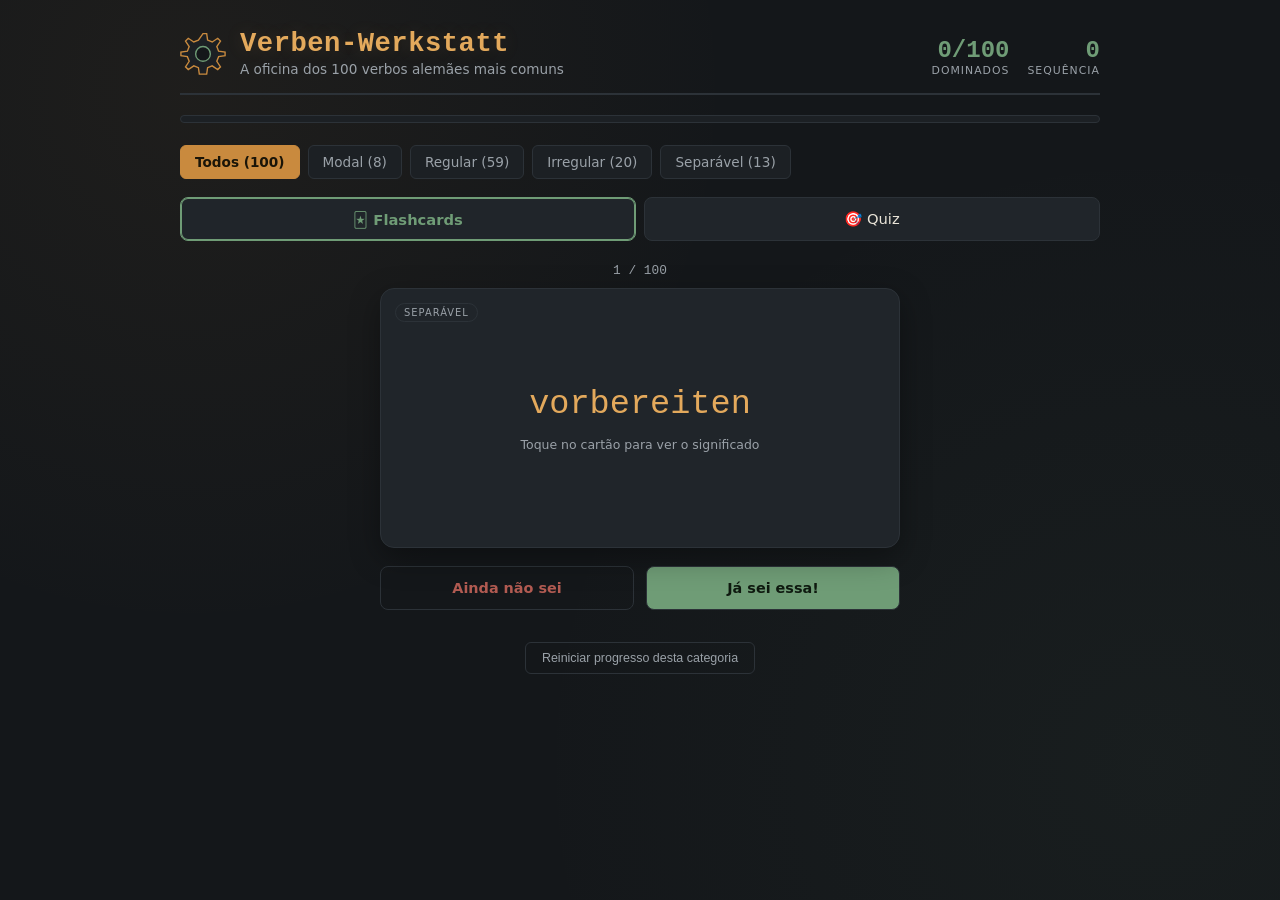
<file: 100 verbos.html>
<!DOCTYPE html>
<html lang="pt-BR">
<head>
<meta charset="UTF-8">
<meta name="viewport" content="width=device-width, initial-scale=1.0">
<title>Verben-Werkstatt · 100 Verbos Alemães</title>
<style>
  :root{
    --bg: #14171a;
    --bg-panel: #1c2024;
    --bg-card: #20252a;
    --line: #2c3238;
    --brass: #c98a3e;
    --brass-bright: #e3a95c;
    --gear-green: #6f9c76;
    --ink: #e9e4d8;
    --ink-dim: #9aa1a8;
    --red: #b25b52;
    --font-display: 'Special Elite', 'Courier New', monospace;
    --font-body: 'Fira Sans', system-ui, sans-serif;
    --font-mono: 'JetBrains Mono', 'Courier New', monospace;
  }
  @font-face{
    font-family:'Special Elite'; src: local('Courier New');
  }
  *{box-sizing:border-box;}
  html,body{margin:0;padding:0;}
  body{
    background:
      radial-gradient(circle at 15% 10%, rgba(201,138,62,0.06), transparent 40%),
      radial-gradient(circle at 90% 85%, rgba(111,156,118,0.05), transparent 45%),
      var(--bg);
    color:var(--ink);
    font-family: var(--font-body);
    min-height:100vh;
    padding: 28px 16px 60px;
  }
  .wrap{max-width:920px; margin:0 auto;}

  header.top{
    display:flex; align-items:flex-end; justify-content:space-between;
    border-bottom: 2px solid var(--line);
    padding-bottom:16px; margin-bottom:20px; flex-wrap:wrap; gap:14px;
  }
  .brand{display:flex; align-items:center; gap:14px;}
  .cog{width:46px;height:46px; flex-shrink:0;}
  .brand h1{
    font-family: var(--font-display);
    font-size: 1.7rem; letter-spacing:0.5px; margin:0; color:var(--brass-bright);
    text-shadow: 0 0 18px rgba(227,169,92,0.15);
  }
  .brand p{margin:2px 0 0; color:var(--ink-dim); font-size:0.85rem;}
  .stats{display:flex; gap:18px; align-items:center;}
  .stat{text-align:right;}
  .stat .num{font-family:var(--font-mono); font-size:1.5rem; color:var(--gear-green); font-weight:600;}
  .stat .lbl{font-size:0.68rem; color:var(--ink-dim); text-transform:uppercase; letter-spacing:1px;}

  .progress-track{
    height:8px; background:var(--bg-panel); border:1px solid var(--line); border-radius:4px;
    overflow:hidden; margin-bottom:22px;
  }
  .progress-fill{
    height:100%; background:linear-gradient(90deg, var(--brass), var(--gear-green));
    transition: width 0.4s ease;
  }

  nav.tabs{display:flex; gap:8px; flex-wrap:wrap; margin-bottom:18px;}
  .tab-btn{
    background:var(--bg-panel); border:1px solid var(--line); color:var(--ink-dim);
    padding:8px 14px; border-radius:6px; font-family:var(--font-body); font-size:0.85rem;
    cursor:pointer; transition:.15s;
  }
  .tab-btn:hover{color:var(--ink); border-color:var(--brass);}
  .tab-btn.active{background:var(--brass); color:#1a1508; border-color:var(--brass); font-weight:600;}

  .mode-switch{display:flex; gap:8px; margin-bottom:22px;}
  .mode-btn{
    flex:1; background:var(--bg-card); border:1px solid var(--line); color:var(--ink);
    padding:12px; border-radius:8px; cursor:pointer; font-size:0.92rem; font-family:var(--font-body);
    transition:.15s; text-align:center;
  }
  .mode-btn.active{border-color:var(--gear-green); box-shadow: inset 0 0 0 1px var(--gear-green); color:var(--gear-green); font-weight:600;}

  /* Flashcard */
  #flash-panel{display:flex; flex-direction:column; align-items:center;}
  .card-counter{color:var(--ink-dim); font-size:0.8rem; margin-bottom:10px; font-family:var(--font-mono);}
  .card{
    width:100%; max-width:520px; min-height:260px;
    background:var(--bg-card); border:1px solid var(--line); border-radius:14px;
    display:flex; flex-direction:column; align-items:center; justify-content:center;
    padding:30px 26px; cursor:pointer; position:relative;
    box-shadow: 0 10px 30px rgba(0,0,0,0.35);
  }
  .card .tag{
    position:absolute; top:14px; left:14px; font-size:0.62rem; letter-spacing:1px;
    text-transform:uppercase; color:var(--ink-dim); border:1px solid var(--line);
    padding:3px 8px; border-radius:20px;
  }
  .card .infinitive{
    font-family:var(--font-display); font-size:2.1rem; color:var(--brass-bright); text-align:center;
  }
  .card .hint{color:var(--ink-dim); font-size:0.78rem; margin-top:14px;}
  .card .back-content{display:none; text-align:center; width:100%;}
  .card.flipped .infinitive{display:none;}
  .card.flipped .hint{display:none;}
  .card.flipped .back-content{display:block;}
  .back-content .pt{font-size:1.5rem; color:var(--ink); font-weight:600; margin-bottom:8px;}
  .back-content .note{
    font-family:var(--font-mono); font-size:0.82rem; color:var(--gear-green);
    background:rgba(111,156,118,0.08); border:1px solid rgba(111,156,118,0.25);
    padding:8px 12px; border-radius:6px; margin:10px 0; display:inline-block;
  }
  .back-content .example{color:var(--ink-dim); font-size:0.9rem; margin-top:10px; line-height:1.5;}
  .back-content .example b{color:var(--ink); font-weight:500;}

  .card-actions{display:flex; gap:12px; margin-top:18px; width:100%; max-width:520px;}
  .card-actions button{
    flex:1; padding:13px; border-radius:8px; border:1px solid var(--line); cursor:pointer;
    font-family:var(--font-body); font-size:0.9rem; font-weight:600; transition:.15s;
  }
  .btn-review{background:transparent; color:var(--red); border-color:var(--red);}
  .btn-review:hover{background:rgba(178,91,82,0.12);}
  .btn-known{background:var(--gear-green); color:#0f1a10; border-color:var(--gear-green);}
  .btn-known:hover{filter:brightness(1.1);}

  /* Quiz */
  #quiz-panel{display:none;}
  .quiz-q{
    background:var(--bg-card); border:1px solid var(--line); border-radius:14px;
    padding:28px; text-align:center; margin-bottom:16px;
  }
  .quiz-q .prompt-label{color:var(--ink-dim); font-size:0.75rem; text-transform:uppercase; letter-spacing:1px;}
  .quiz-q .prompt-word{font-family:var(--font-display); font-size:2rem; color:var(--brass-bright); margin:8px 0;}
  .options{display:grid; grid-template-columns:1fr 1fr; gap:10px;}
  @media(max-width:560px){.options{grid-template-columns:1fr;}}
  .opt{
    background:var(--bg-panel); border:1px solid var(--line); color:var(--ink);
    padding:14px; border-radius:8px; cursor:pointer; font-size:0.92rem; text-align:left;
    transition:.12s;
  }
  .opt:hover{border-color:var(--brass);}
  .opt.correct{background:rgba(111,156,118,0.2); border-color:var(--gear-green); color:var(--gear-green);}
  .opt.wrong{background:rgba(178,91,82,0.2); border-color:var(--red); color:var(--red);}
  .quiz-feedback{text-align:center; min-height:24px; margin:14px 0; font-size:0.9rem; color:var(--ink-dim);}
  .quiz-next{
    display:block; margin:0 auto; background:var(--brass); color:#1a1508; border:none;
    padding:12px 28px; border-radius:8px; font-weight:600; cursor:pointer; font-size:0.9rem;
  }
  .quiz-next[disabled]{opacity:0.3; cursor:default;}

  .empty{text-align:center; color:var(--ink-dim); padding:40px 20px;}
  .reset-row{text-align:center; margin-top:32px;}
  .reset-row button{
    background:none; border:1px solid var(--line); color:var(--ink-dim); padding:8px 16px;
    border-radius:6px; cursor:pointer; font-size:0.78rem;
  }
  .reset-row button:hover{border-color:var(--red); color:var(--red);}
</style>
</head>
<body>
<div class="wrap">

  <header class="top">
    <div class="brand">
      <svg class="cog" viewBox="0 0 100 100" fill="none">
        <path d="M50 8 L58 8 L60 22 L70 26 L82 18 L88 24 L80 36 L84 46 L98 48 L98 56 L84 58 L80 68 L88 80 L82 86 L70 78 L60 82 L58 96 L50 96 L42 96 L40 82 L30 78 L18 86 L12 80 L20 68 L16 58 L2 56 L2 48 L16 46 L20 36 L12 24 L18 18 L30 26 L40 22 Z" stroke="#c98a3e" stroke-width="3" fill="#1c2024"/>
        <circle cx="50" cy="52" r="16" stroke="#6f9c76" stroke-width="3" fill="#14171a"/>
      </svg>
      <div>
        <h1>Verben-Werkstatt</h1>
        <p>A oficina dos 100 verbos alemães mais comuns</p>
      </div>
    </div>
    <div class="stats">
      <div class="stat"><div class="num" id="stat-mastered">0</div><div class="lbl">Dominados</div></div>
      <div class="stat"><div class="num" id="stat-streak">0</div><div class="lbl">Sequência</div></div>
    </div>
  </header>

  <div class="progress-track"><div class="progress-fill" id="progress-fill" style="width:0%"></div></div>

  <nav class="tabs" id="tabs"></nav>

  <div class="mode-switch">
    <button class="mode-btn active" id="mode-flash-btn">🃏 Flashcards</button>
    <button class="mode-btn" id="mode-quiz-btn">🎯 Quiz</button>
  </div>

  <section id="flash-panel">
    <div class="card-counter" id="flash-counter"></div>
    <div class="card" id="card">
      <div class="tag" id="card-tag"></div>
      <div class="infinitive" id="card-front"></div>
      <div class="hint">Toque no cartão para ver o significado</div>
      <div class="back-content">
        <div class="pt" id="card-pt"></div>
        <div class="note" id="card-note"></div>
        <div class="example" id="card-example"></div>
      </div>
    </div>
    <div class="card-actions">
      <button class="btn-review" id="btn-review">Ainda não sei</button>
      <button class="btn-known" id="btn-known">Já sei essa!</button>
    </div>
  </section>

  <section id="quiz-panel">
    <div class="quiz-q">
      <div class="prompt-label">O que significa</div>
      <div class="prompt-word" id="quiz-word"></div>
    </div>
    <div class="options" id="quiz-options"></div>
    <div class="quiz-feedback" id="quiz-feedback"></div>
    <button class="quiz-next" id="quiz-next" disabled>Próxima →</button>
  </section>

  <div class="reset-row">
    <button id="reset-btn">Reiniciar progresso desta categoria</button>
  </div>
</div>

<script>
const VERBS = [
{id:1,de:"sein",pt:"ser / estar",type:"modal",note:"ich bin, du bist, er ist, wir sind, ihr seid, sie sind",ex:"Ich bin Lehrer.",expt:"Eu sou professor."},
{id:2,de:"haben",pt:"ter",type:"irregular",note:"ich habe, du hast, er hat",ex:"Ich habe einen Hund.",expt:"Eu tenho um cachorro."},
{id:3,de:"werden",pt:"tornar-se / ficar",type:"irregular",note:"ich werde, du wirst, er wird",ex:"Er wird Arzt.",expt:"Ele vai virar médico."},
{id:4,de:"können",pt:"poder / conseguir",type:"modal",note:"ich kann, du kannst, er kann",ex:"Ich kann gut kochen.",expt:"Eu sei cozinhar bem."},
{id:5,de:"müssen",pt:"ter que / dever",type:"modal",note:"ich muss, du musst, er muss",ex:"Ich muss jetzt gehen.",expt:"Eu preciso ir agora."},
{id:6,de:"sollen",pt:"dever (conselho)",type:"modal",note:"ich soll, du sollst, er soll",ex:"Du sollst mehr schlafen.",expt:"Você deveria dormir mais."},
{id:7,de:"wollen",pt:"querer",type:"modal",note:"ich will, du willst, er will",ex:"Ich will nach Berlin fahren.",expt:"Eu quero ir para Berlim."},
{id:8,de:"dürfen",pt:"poder (permissão)",type:"modal",note:"ich darf, du darfst, er darf",ex:"Darf ich rauchen?",expt:"Posso fumar?"},
{id:9,de:"mögen",pt:"gostar de",type:"modal",note:"ich mag, du magst, er mag",ex:"Ich mag Schokolade.",expt:"Eu gosto de chocolate."},
{id:10,de:"möchten",pt:"gostaria",type:"modal",note:"ich möchte, du möchtest, er möchte",ex:"Ich möchte einen Kaffee.",expt:"Eu gostaria de um café."},
{id:11,de:"sagen",pt:"dizer",type:"regular",note:"regular: -e, -st, -t",ex:"Was sagst du?",expt:"O que você diz?"},
{id:12,de:"machen",pt:"fazer",type:"regular",note:"regular",ex:"Was machst du heute?",expt:"O que você vai fazer hoje?"},
{id:13,de:"geben",pt:"dar",type:"irregular",note:"du gibst, er gibt (e→i)",ex:"Gib mir das Buch.",expt:"Me dá o livro."},
{id:14,de:"kommen",pt:"vir",type:"regular",note:"regular",ex:"Woher kommst du?",expt:"De onde você vem?"},
{id:15,de:"gehen",pt:"ir / andar",type:"regular",note:"regular",ex:"Wir gehen ins Kino.",expt:"Nós vamos ao cinema."},
{id:16,de:"sehen",pt:"ver",type:"irregular",note:"du siehst, er sieht (e→ie)",ex:"Siehst du das?",expt:"Você está vendo isso?"},
{id:17,de:"wissen",pt:"saber (um fato)",type:"irregular",note:"ich weiß, du weißt, er weiß",ex:"Ich weiß es nicht.",expt:"Eu não sei."},
{id:18,de:"lassen",pt:"deixar",type:"irregular",note:"du lässt, er lässt (a→ä)",ex:"Lass mich in Ruhe.",expt:"Me deixa em paz."},
{id:19,de:"stehen",pt:"estar em pé / ficar",type:"regular",note:"regular",ex:"Das Auto steht dort.",expt:"O carro está ali parado."},
{id:20,de:"finden",pt:"encontrar / achar",type:"regular",note:"regular",ex:"Ich finde das gut.",expt:"Eu acho isso bom."},
{id:21,de:"bleiben",pt:"ficar / permanecer",type:"regular",note:"regular",ex:"Bleib hier!",expt:"Fique aqui!"},
{id:22,de:"liegen",pt:"estar deitado / situar-se",type:"regular",note:"regular",ex:"Das Buch liegt auf dem Tisch.",expt:"O livro está em cima da mesa."},
{id:23,de:"heißen",pt:"chamar-se",type:"regular",note:"regular",ex:"Wie heißt du?",expt:"Como você se chama?"},
{id:24,de:"denken",pt:"pensar",type:"regular",note:"regular no Präsens (Perfekt: dachte)",ex:"Ich denke an dich.",expt:"Eu penso em você."},
{id:25,de:"nehmen",pt:"pegar / tomar",type:"irregular",note:"du nimmst, er nimmt",ex:"Nimm das Geld.",expt:"Pega o dinheiro."},
{id:26,de:"tun",pt:"fazer",type:"irregular",note:"ich tue, du tust, er tut",ex:"Was tust du gerade?",expt:"O que você está fazendo agora?"},
{id:27,de:"glauben",pt:"acreditar / achar",type:"regular",note:"regular",ex:"Ich glaube dir.",expt:"Eu acredito em você."},
{id:28,de:"halten",pt:"segurar / manter",type:"irregular",note:"du hältst, er hält (a→ä)",ex:"Halt den Ball!",expt:"Segura a bola!"},
{id:29,de:"nennen",pt:"nomear / chamar",type:"regular",note:"regular no Präsens (Perfekt: nannte)",ex:"Man nennt ihn Chef.",expt:"Chamam ele de chefe."},
{id:30,de:"zeigen",pt:"mostrar",type:"regular",note:"regular",ex:"Zeig mir den Weg.",expt:"Me mostra o caminho."},
{id:31,de:"fragen",pt:"perguntar",type:"regular",note:"regular",ex:"Darf ich etwas fragen?",expt:"Posso perguntar algo?"},
{id:32,de:"kennen",pt:"conhecer (pessoa/lugar)",type:"regular",note:"regular",ex:"Kennst du ihn?",expt:"Você o conhece?"},
{id:33,de:"sprechen",pt:"falar",type:"irregular",note:"du sprichst, er spricht (e→i)",ex:"Sprichst du Deutsch?",expt:"Você fala alemão?"},
{id:34,de:"bringen",pt:"trazer",type:"regular",note:"regular no Präsens (Perfekt: brachte)",ex:"Bring mir Wasser.",expt:"Traz água para mim."},
{id:35,de:"leben",pt:"viver",type:"regular",note:"regular",ex:"Ich lebe in Brasilien.",expt:"Eu vivo no Brasil."},
{id:36,de:"fahren",pt:"dirigir / ir (de veículo)",type:"irregular",note:"du fährst, er fährt (a→ä)",ex:"Wir fahren nach Hause.",expt:"Nós vamos para casa (de carro)."},
{id:37,de:"meinen",pt:"achar / opinar",type:"regular",note:"regular",ex:"Was meinst du?",expt:"O que você acha?"},
{id:38,de:"brauchen",pt:"precisar",type:"regular",note:"regular",ex:"Ich brauche Hilfe.",expt:"Eu preciso de ajuda."},
{id:39,de:"arbeiten",pt:"trabalhar",type:"regular",note:"-e, -est, -et (raiz termina em -t)",ex:"Ich arbeite viel.",expt:"Eu trabalho muito."},
{id:40,de:"verstehen",pt:"entender",type:"regular",note:"regular",ex:"Verstehst du mich?",expt:"Você me entende?"},
{id:41,de:"beginnen",pt:"começar",type:"regular",note:"regular",ex:"Der Film beginnt jetzt.",expt:"O filme começa agora."},
{id:42,de:"erzählen",pt:"contar (uma história)",type:"regular",note:"regular",ex:"Erzähl mir mehr.",expt:"Me conta mais."},
{id:43,de:"versuchen",pt:"tentar",type:"regular",note:"regular",ex:"Ich versuche es.",expt:"Eu tento."},
{id:44,de:"schreiben",pt:"escrever",type:"regular",note:"regular",ex:"Ich schreibe eine E-Mail.",expt:"Eu escrevo um e-mail."},
{id:45,de:"laufen",pt:"correr / andar",type:"irregular",note:"du läufst, er läuft (au→äu)",ex:"Er läuft schnell.",expt:"Ele corre rápido."},
{id:46,de:"verlieren",pt:"perder",type:"regular",note:"regular",ex:"Ich verliere mein Handy.",expt:"Eu perco meu celular."},
{id:47,de:"schauen",pt:"olhar",type:"regular",note:"regular",ex:"Schau mal!",expt:"Olha só!"},
{id:48,de:"stellen",pt:"colocar (em pé)",type:"regular",note:"regular",ex:"Stell das Glas hier.",expt:"Coloca o copo aqui."},
{id:49,de:"legen",pt:"deitar / colocar (deitado)",type:"regular",note:"regular",ex:"Leg das Buch dort.",expt:"Coloca o livro ali."},
{id:50,de:"bedeuten",pt:"significar",type:"regular",note:"-et, -est",ex:"Was bedeutet das?",expt:"O que isso significa?"},
{id:51,de:"schlagen",pt:"bater",type:"irregular",note:"du schlägst, er schlägt (a→ä)",ex:"Mein Herz schlägt schnell.",expt:"Meu coração bate rápido."},
{id:52,de:"bitten",pt:"pedir",type:"regular",note:"regular",ex:"Ich bitte um Hilfe.",expt:"Eu peço ajuda."},
{id:53,de:"lesen",pt:"ler",type:"irregular",note:"du liest, er liest (e→ie)",ex:"Ich lese ein Buch.",expt:"Eu leio um livro."},
{id:54,de:"bekommen",pt:"receber / conseguir",type:"regular",note:"regular",ex:"Ich bekomme ein Geschenk.",expt:"Eu recebo um presente."},
{id:55,de:"essen",pt:"comer",type:"irregular",note:"du isst, er isst (e→i)",ex:"Was isst du gern?",expt:"O que você gosta de comer?"},
{id:56,de:"trinken",pt:"beber",type:"regular",note:"regular",ex:"Ich trinke Wasser.",expt:"Eu bebo água."},
{id:57,de:"helfen",pt:"ajudar",type:"irregular",note:"du hilfst, er hilft (e→i)",ex:"Kannst du mir helfen?",expt:"Você pode me ajudar?"},
{id:58,de:"schlafen",pt:"dormir",type:"irregular",note:"du schläfst, er schläft (a→ä)",ex:"Ich schlafe gut.",expt:"Eu durmo bem."},
{id:59,de:"hören",pt:"ouvir",type:"regular",note:"regular",ex:"Hörst du Musik?",expt:"Você está ouvindo música?"},
{id:60,de:"kaufen",pt:"comprar",type:"regular",note:"regular",ex:"Ich kaufe Brot.",expt:"Eu compro pão."},
{id:61,de:"verkaufen",pt:"vender",type:"regular",note:"regular",ex:"Er verkauft sein Auto.",expt:"Ele vende o carro dele."},
{id:62,de:"lernen",pt:"aprender",type:"regular",note:"regular",ex:"Ich lerne Deutsch.",expt:"Eu aprendo alemão."},
{id:63,de:"lieben",pt:"amar",type:"regular",note:"regular",ex:"Ich liebe dich.",expt:"Eu te amo."},
{id:64,de:"suchen",pt:"procurar",type:"regular",note:"regular",ex:"Ich suche meinen Schlüssel.",expt:"Eu procuro minha chave."},
{id:65,de:"treffen",pt:"encontrar-se (com alguém)",type:"irregular",note:"du triffst, er trifft (e→i)",ex:"Wir treffen uns um acht.",expt:"Nós nos encontramos às oito."},
{id:66,de:"tragen",pt:"carregar / usar (roupa)",type:"irregular",note:"du trägst, er trägt (a→ä)",ex:"Sie trägt ein Kleid.",expt:"Ela usa um vestido."},
{id:67,de:"fühlen",pt:"sentir",type:"regular",note:"regular",ex:"Ich fühle mich gut.",expt:"Eu me sinto bem."},
{id:68,de:"erklären",pt:"explicar",type:"regular",note:"regular",ex:"Kannst du das erklären?",expt:"Você pode explicar isso?"},
{id:69,de:"führen",pt:"liderar / conduzir",type:"regular",note:"regular",ex:"Er führt das Team.",expt:"Ele lidera a equipe."},
{id:70,de:"setzen",pt:"sentar(-se) / colocar",type:"regular",note:"regular",ex:"Setz dich!",expt:"Senta!"},
{id:71,de:"öffnen",pt:"abrir",type:"regular",note:"-e, -est, -et (raiz termina em -n)",ex:"Öffne die Tür.",expt:"Abre a porta."},
{id:72,de:"schließen",pt:"fechar",type:"regular",note:"regular",ex:"Bitte schließ das Fenster.",expt:"Por favor, fecha a janela."},
{id:73,de:"warten",pt:"esperar",type:"regular",note:"-e, -est, -et",ex:"Ich warte auf dich.",expt:"Eu espero por você."},
{id:74,de:"antworten",pt:"responder",type:"regular",note:"-e, -est, -et",ex:"Antworte mir!",expt:"Me responde!"},
{id:75,de:"planen",pt:"planejar",type:"regular",note:"regular",ex:"Wir planen eine Reise.",expt:"Nós planejamos uma viagem."},
{id:76,de:"wünschen",pt:"desejar",type:"regular",note:"regular",ex:"Ich wünsche dir Glück.",expt:"Eu te desejo sorte."},
{id:77,de:"entscheiden",pt:"decidir",type:"regular",note:"regular",ex:"Du musst dich entscheiden.",expt:"Você precisa decidir."},
{id:78,de:"wohnen",pt:"morar",type:"regular",note:"regular",ex:"Ich wohne in São Paulo.",expt:"Eu moro em São Paulo."},
{id:79,de:"reisen",pt:"viajar",type:"regular",note:"regular",ex:"Wir reisen gern.",expt:"Nós gostamos de viajar."},
{id:80,de:"kochen",pt:"cozinhar",type:"regular",note:"regular",ex:"Ich koche Reis.",expt:"Eu cozinho arroz."},
{id:81,de:"waschen",pt:"lavar",type:"irregular",note:"du wäschst, er wäscht (a→ä)",ex:"Ich wasche die Wäsche.",expt:"Eu lavo a roupa."},
{id:82,de:"bezahlen",pt:"pagar",type:"regular",note:"regular",ex:"Ich bezahle die Rechnung.",expt:"Eu pago a conta."},
{id:83,de:"verdienen",pt:"ganhar (dinheiro) / merecer",type:"regular",note:"regular",ex:"Er verdient viel Geld.",expt:"Ele ganha muito dinheiro."},
{id:84,de:"schicken",pt:"enviar",type:"regular",note:"regular",ex:"Ich schicke dir das Foto.",expt:"Eu te envio a foto."},
{id:85,de:"rufen",pt:"chamar / gritar",type:"regular",note:"regular",ex:"Er ruft meinen Namen.",expt:"Ele grita meu nome."},
{id:86,de:"lachen",pt:"rir",type:"regular",note:"regular",ex:"Warum lachst du?",expt:"Por que você está rindo?"},
{id:87,de:"spielen",pt:"jogar / brincar",type:"regular",note:"regular",ex:"Die Kinder spielen im Park.",expt:"As crianças brincam no parque."},
{id:88,de:"aufstehen",pt:"levantar-se",type:"separable",note:"'auf' vai para o fim: ich stehe auf",ex:"Ich stehe um sieben Uhr auf.",expt:"Eu me levanto às sete horas."},
{id:89,de:"anfangen",pt:"começar",type:"separable",note:"'an' no fim + irregular: du fängst an",ex:"Der Unterricht fängt um acht an.",expt:"A aula começa às oito."},
{id:90,de:"aufmachen",pt:"abrir",type:"separable",note:"'auf' vai para o fim: ich mache auf",ex:"Mach die Tür auf!",expt:"Abre a porta!"},
{id:91,de:"zumachen",pt:"fechar",type:"separable",note:"'zu' vai para o fim",ex:"Mach das Fenster zu!",expt:"Fecha a janela!"},
{id:92,de:"einkaufen",pt:"fazer compras",type:"separable",note:"'ein' vai para o fim",ex:"Ich kaufe im Supermarkt ein.",expt:"Eu faço compras no supermercado."},
{id:93,de:"fernsehen",pt:"assistir TV",type:"separable",note:"'fern' no fim + irregular: du siehst fern",ex:"Wir sehen abends fern.",expt:"Nós assistimos TV à noite."},
{id:94,de:"anrufen",pt:"ligar / telefonar",type:"separable",note:"'an' vai para o fim",ex:"Ich rufe dich später an.",expt:"Eu te ligo mais tarde."},
{id:95,de:"mitbringen",pt:"trazer (junto)",type:"separable",note:"'mit' vai para o fim",ex:"Bring bitte einen Kuchen mit.",expt:"Traz um bolo, por favor."},
{id:96,de:"ankommen",pt:"chegar",type:"separable",note:"'an' vai para o fim",ex:"Der Zug kommt um zehn an.",expt:"O trem chega às dez."},
{id:97,de:"aufräumen",pt:"arrumar",type:"separable",note:"'auf' vai para o fim",ex:"Ich räume mein Zimmer auf.",expt:"Eu arrumo meu quarto."},
{id:98,de:"vorbereiten",pt:"preparar",type:"separable",note:"'vor' vai para o fim",ex:"Ich bereite das Essen vor.",expt:"Eu preparo a comida."},
{id:99,de:"zurückkommen",pt:"voltar",type:"separable",note:"'zurück' vai para o fim",ex:"Ich komme bald zurück.",expt:"Eu volto logo."},
{id:100,de:"teilnehmen",pt:"participar",type:"separable",note:"'teil' no fim + irregular: du nimmst teil",ex:"Ich nehme an dem Kurs teil.",expt:"Eu participo do curso."}
];

const TYPE_LABELS = {modal:"Modal", regular:"Regular", irregular:"Irregular", separable:"Separável"};
const TYPE_ORDER = ["all","modal","regular","irregular","separable"];

const STORAGE_KEY = "verben_werkstatt_v1";
function loadState(){
  try{
    const raw = localStorage.getItem(STORAGE_KEY);
    if(raw) return JSON.parse(raw);
  }catch(e){}
  return {mastered:{}, lastDate:null, streak:0};
}
function saveState(){ localStorage.setItem(STORAGE_KEY, JSON.stringify(state)); }

let state = loadState();

// streak logic: count a study day when user interacts
function touchStreak(){
  const today = new Date().toDateString();
  if(state.lastDate === today) return;
  const yesterday = new Date(Date.now()-86400000).toDateString();
  if(state.lastDate === yesterday){ state.streak += 1; }
  else if(state.lastDate === null){ state.streak = 1; }
  else { state.streak = 1; }
  state.lastDate = today;
  saveState();
}

let currentCategory = "all";
let mode = "flash"; // flash | quiz
let deck = [];
let deckIndex = 0;
let quizPool = [];
let quizIndex = 0;
let quizAnswered = false;

function getVerbsForCategory(cat){
  return cat === "all" ? VERBS : VERBS.filter(v=>v.type===cat);
}

function buildTabs(){
  const nav = document.getElementById("tabs");
  nav.innerHTML = "";
  TYPE_ORDER.forEach(cat=>{
    const btn = document.createElement("button");
    btn.className = "tab-btn" + (cat===currentCategory ? " active":"");
    const count = getVerbsForCategory(cat).length;
    btn.textContent = (cat==="all" ? "Todos" : TYPE_LABELS[cat]) + " (" + count + ")";
    btn.onclick = ()=>{ currentCategory = cat; onCategoryChange(); };
    nav.appendChild(btn);
  });
}

function onCategoryChange(){
  buildTabs();
  if(mode==="flash") startFlashDeck();
  else startQuiz();
  updateStats();
}

function updateStats(){
  const list = getVerbsForCategory(currentCategory);
  const masteredCount = list.filter(v=>state.mastered[v.id]).length;
  document.getElementById("stat-mastered").textContent = masteredCount + "/" + list.length;
  document.getElementById("stat-streak").textContent = state.streak;
  const pct = list.length ? Math.round(100*masteredCount/list.length) : 0;
  document.getElementById("progress-fill").style.width = pct + "%";
}

/* ---------- FLASHCARDS ---------- */
function startFlashDeck(){
  deck = shuffle(getVerbsForCategory(currentCategory).filter(v=>!state.mastered[v.id]));
  if(deck.length === 0) deck = shuffle(getVerbsForCategory(currentCategory)); // all mastered, review anyway
  deckIndex = 0;
  renderFlashCard();
}
function shuffle(arr){
  const a = arr.slice();
  for(let i=a.length-1;i>0;i--){
    const j = Math.floor(Math.random()*(i+1));
    [a[i],a[j]] = [a[j],a[i]];
  }
  return a;
}
function renderFlashCard(){
  const card = document.getElementById("card");
  if(deck.length === 0){
    document.getElementById("flash-counter").textContent = "";
    card.classList.remove("flipped");
    document.getElementById("card-front").textContent = "🎉";
    document.getElementById("card-tag").textContent = "";
    return;
  }
  const v = deck[deckIndex];
  card.classList.remove("flipped");
  document.getElementById("flash-counter").textContent = (deckIndex+1) + " / " + deck.length;
  document.getElementById("card-tag").textContent = TYPE_LABELS[v.type];
  document.getElementById("card-front").textContent = v.de;
  document.getElementById("card-pt").textContent = v.pt;
  document.getElementById("card-note").textContent = v.note;
  document.getElementById("card-example").innerHTML = "<b>" + v.ex + "</b><br>" + v.expt;
}
function nextFlash(known){
  const v = deck[deckIndex];
  if(v){
    if(known){ state.mastered[v.id] = true; }
    saveState();
    touchStreak();
  }
  if(deckIndex < deck.length - 1){
    deckIndex++;
  } else {
    deck = shuffle(getVerbsForCategory(currentCategory).filter(v=>!state.mastered[v.id]));
    deckIndex = 0;
  }
  updateStats();
  renderFlashCard();
}

/* ---------- QUIZ ---------- */
function startQuiz(){
  quizPool = shuffle(getVerbsForCategory(currentCategory));
  quizIndex = 0;
  renderQuiz();
}
function renderQuiz(){
  quizAnswered = false;
  document.getElementById("quiz-feedback").textContent = "";
  document.getElementById("quiz-next").disabled = true;
  if(quizPool.length === 0){
    document.getElementById("quiz-word").textContent = "";
    return;
  }
  if(quizIndex >= quizPool.length){
    quizPool = shuffle(getVerbsForCategory(currentCategory));
    quizIndex = 0;
  }
  const v = quizPool[quizIndex];
  document.getElementById("quiz-word").textContent = v.de;

  const pool = getVerbsForCategory(currentCategory).filter(x=>x.id!==v.id);
  const distractors = shuffle(pool).slice(0,3).map(x=>x.pt);
  const options = shuffle([v.pt, ...distractors]);

  const optDiv = document.getElementById("quiz-options");
  optDiv.innerHTML = "";
  options.forEach(optPt=>{
    const btn = document.createElement("button");
    btn.className = "opt";
    btn.textContent = optPt;
    btn.onclick = ()=>{
      if(quizAnswered) return;
      quizAnswered = true;
      touchStreak();
      const buttons = optDiv.querySelectorAll(".opt");
      buttons.forEach(b=>{
        if(b.textContent === v.pt) b.classList.add("correct");
      });
      if(optPt === v.pt){
        state.mastered[v.id] = true;
        document.getElementById("quiz-feedback").textContent = "Isso mesmo! " + v.de + " = " + v.pt + " · " + v.ex;
      } else {
        btn.classList.add("wrong");
        document.getElementById("quiz-feedback").textContent = "Quase! " + v.de + " significa \"" + v.pt + "\". Exemplo: " + v.ex;
      }
      saveState();
      updateStats();
      document.getElementById("quiz-next").disabled = false;
    };
    optDiv.appendChild(btn);
  });
}
function nextQuiz(){
  quizIndex++;
  renderQuiz();
}

/* ---------- MODE SWITCH ---------- */
function setMode(m){
  mode = m;
  document.getElementById("mode-flash-btn").classList.toggle("active", m==="flash");
  document.getElementById("mode-quiz-btn").classList.toggle("active", m==="quiz");
  document.getElementById("flash-panel").style.display = m==="flash" ? "flex":"none";
  document.getElementById("quiz-panel").style.display = m==="quiz" ? "block":"none";
  if(m==="flash") startFlashDeck(); else startQuiz();
}

/* ---------- EVENTS ---------- */
document.getElementById("card").addEventListener("click", ()=>{
  document.getElementById("card").classList.toggle("flipped");
});
document.getElementById("btn-known").addEventListener("click", (e)=>{ e.stopPropagation(); nextFlash(true); });
document.getElementById("btn-review").addEventListener("click", (e)=>{ e.stopPropagation(); nextFlash(false); });
document.getElementById("mode-flash-btn").addEventListener("click", ()=>setMode("flash"));
document.getElementById("mode-quiz-btn").addEventListener("click", ()=>setMode("quiz"));
document.getElementById("quiz-next").addEventListener("click", nextQuiz);
document.getElementById("reset-btn").addEventListener("click", ()=>{
  if(!confirm("Reiniciar o progresso desta categoria?")) return;
  getVerbsForCategory(currentCategory).forEach(v=> delete state.mastered[v.id]);
  saveState();
  updateStats();
  if(mode==="flash") startFlashDeck(); else startQuiz();
});

/* ---------- INIT ---------- */
buildTabs();
updateStats();
startFlashDeck();
</script>
</body>
</html>
</file>
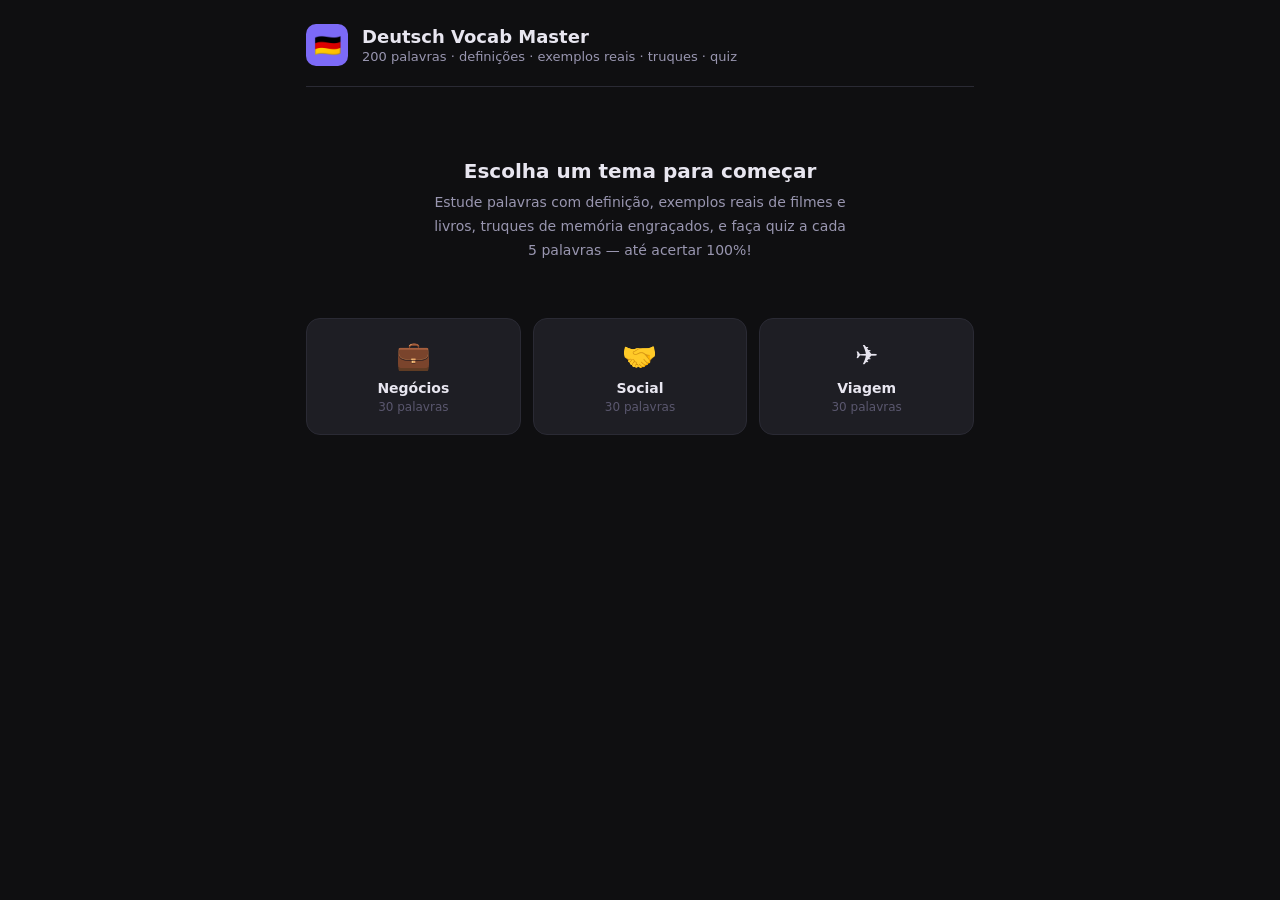
<file: deutsch_vocab_master.html>
<!DOCTYPE html>
<html lang="pt-BR">
<head>
<meta charset="UTF-8">
<meta name="viewport" content="width=device-width, initial-scale=1.0">
<title>Deutsch Vocab Master</title>
<style>
  :root {
    --bg: #0f0f11;
    --surface: #18181c;
    --card: #1e1e24;
    --border: #2a2a34;
    --accent: #7c6af7;
    --accent-dim: #2a2550;
    --accent-text: #a89ff8;
    --gold: #f0b429;
    --gold-dim: #2d2200;
    --green: #3ecf8e;
    --green-dim: #0d2e1e;
    --red: #f0545a;
    --red-dim: #2d0f10;
    --text: #e8e6f0;
    --text-2: #9996b0;
    --text-3: #5a576e;
    --radius: 10px;
  }
  * { box-sizing: border-box; margin: 0; padding: 0; }
  body { background: var(--bg); color: var(--text); font-family: 'Segoe UI', system-ui, sans-serif; min-height: 100vh; }

  .app { max-width: 700px; margin: 0 auto; padding: 1.5rem 1rem 4rem; }

  /* Header */
  .site-header { display: flex; align-items: center; gap: 14px; margin-bottom: 2rem; padding-bottom: 1.25rem; border-bottom: 1px solid var(--border); }
  .logo { width: 42px; height: 42px; background: var(--accent); border-radius: 10px; display: flex; align-items: center; justify-content: center; font-size: 22px; flex-shrink: 0; }
  .site-header h1 { font-size: 18px; font-weight: 600; color: var(--text); }
  .site-header p { font-size: 13px; color: var(--text-2); margin-top: 2px; }

  /* Theme picker */
  .theme-grid { display: grid; grid-template-columns: repeat(3, 1fr); gap: 12px; margin-bottom: 2rem; }
  .theme-card { background: var(--card); border: 1px solid var(--border); border-radius: 14px; padding: 1.25rem 1rem; text-align: center; cursor: pointer; transition: all 0.18s; }
  .theme-card:hover { border-color: var(--accent); background: var(--surface); }
  .theme-card.active { border-color: var(--accent); background: var(--accent-dim); }
  .theme-card .icon { font-size: 28px; margin-bottom: 8px; }
  .theme-card .name { font-size: 14px; font-weight: 600; color: var(--text); }
  .theme-card .count { font-size: 12px; color: var(--text-3); margin-top: 4px; }

  /* Progress */
  .progress-wrap { margin-bottom: 1.5rem; }
  .progress-row { display: flex; justify-content: space-between; align-items: center; margin-bottom: 8px; }
  .progress-label { font-size: 13px; color: var(--text-2); }
  .progress-pct { font-size: 13px; font-weight: 600; color: var(--accent-text); }
  .progress-track { height: 5px; background: var(--border); border-radius: 99px; overflow: hidden; }
  .progress-fill { height: 100%; background: var(--accent); border-radius: 99px; transition: width 0.4s ease; }

  /* Group nav */
  .group-nav { display: flex; gap: 6px; flex-wrap: wrap; margin-bottom: 1.25rem; }
  .gn-pill { padding: 5px 12px; border-radius: 99px; font-size: 12px; font-weight: 500; border: 1px solid var(--border); background: var(--surface); color: var(--text-3); cursor: pointer; transition: all 0.15s; }
  .gn-pill:hover { border-color: var(--accent); color: var(--accent-text); }
  .gn-pill.active { background: var(--accent-dim); border-color: var(--accent); color: var(--accent-text); }
  .gn-pill.done { background: var(--green-dim); border-color: var(--green); color: var(--green); }

  /* Mode tabs */
  .mode-tabs { display: flex; gap: 6px; margin-bottom: 1.5rem; }
  .mode-tab { padding: 8px 18px; border-radius: var(--radius); border: 1px solid var(--border); background: var(--surface); color: var(--text-2); font-size: 13px; font-weight: 500; cursor: pointer; transition: all 0.15s; }
  .mode-tab:hover { border-color: var(--accent); color: var(--accent-text); }
  .mode-tab.active { background: var(--card); border-color: var(--border); color: var(--text); }

  /* Word card */
  .word-card { background: var(--card); border: 1px solid var(--border); border-radius: 16px; padding: 1.5rem; margin-bottom: 1rem; }
  .word-top { display: flex; justify-content: space-between; align-items: flex-start; margin-bottom: 1rem; }
  .word-de { font-size: 26px; font-weight: 700; color: var(--text); letter-spacing: -0.5px; }
  .word-pt { font-size: 15px; color: var(--accent-text); font-weight: 600; margin-top: 3px; }
  .word-badge { background: var(--accent-dim); border: 1px solid var(--accent); color: var(--accent-text); font-size: 11px; font-weight: 600; padding: 4px 10px; border-radius: 99px; white-space: nowrap; }

  .section-label { font-size: 10px; font-weight: 700; color: var(--text-3); text-transform: uppercase; letter-spacing: 0.08em; margin-bottom: 6px; }
  .definition { font-size: 14px; color: var(--text-2); line-height: 1.65; margin-bottom: 1.25rem; }

  .examples { display: flex; flex-direction: column; gap: 8px; margin-bottom: 1.25rem; }
  .example { background: var(--surface); border-left: 3px solid var(--accent); border-radius: 0 8px 8px 0; padding: 10px 14px; }
  .example .ex-de { font-size: 13px; font-style: italic; color: var(--text); line-height: 1.5; }
  .example .ex-pt { font-size: 12px; color: var(--text-3); margin-top: 3px; }

  .trick-box { background: var(--gold-dim); border: 1px solid #4a3500; border-radius: var(--radius); padding: 12px 14px; font-size: 13px; color: #e0c060; line-height: 1.65; }

  .nav-row { display: flex; gap: 10px; margin-top: 1.25rem; }
  .btn { flex: 1; padding: 11px 16px; border-radius: var(--radius); border: 1px solid var(--border); background: var(--surface); color: var(--text); font-size: 14px; font-weight: 500; cursor: pointer; transition: all 0.15s; display: flex; align-items: center; justify-content: center; gap: 7px; }
  .btn:hover:not(:disabled) { border-color: var(--accent); color: var(--accent-text); }
  .btn:disabled { opacity: 0.3; cursor: not-allowed; }
  .btn.primary { background: var(--accent); border-color: var(--accent); color: #fff; }
  .btn.primary:hover { opacity: 0.88; }

  /* Quiz */
  .quiz-card { background: var(--card); border: 1px solid var(--border); border-radius: 16px; padding: 1.5rem; }
  .quiz-header { margin-bottom: 1.25rem; }
  .quiz-title { font-size: 16px; font-weight: 600; color: var(--text); }
  .quiz-sub { font-size: 13px; color: var(--text-2); margin-top: 4px; }
  .dots-row { display: flex; gap: 6px; margin-bottom: 1.25rem; flex-wrap: wrap; }
  .dot { width: 10px; height: 10px; border-radius: 50%; background: var(--border); transition: background 0.2s; }
  .dot.hit { background: var(--green); }
  .dot.miss { background: var(--red); }
  .dot.cur { background: var(--accent); }
  .quiz-q { font-size: 16px; font-weight: 600; color: var(--text); margin-bottom: 1.25rem; line-height: 1.5; }
  .quiz-highlight { color: var(--accent-text); }
  .options-grid { display: grid; grid-template-columns: 1fr 1fr; gap: 8px; margin-bottom: 1rem; }
  .opt { padding: 12px 14px; border-radius: var(--radius); border: 1px solid var(--border); background: var(--surface); color: var(--text); font-size: 13px; font-weight: 500; cursor: pointer; text-align: left; line-height: 1.4; transition: all 0.18s; }
  .opt:hover:not(:disabled) { border-color: var(--accent); background: var(--accent-dim); color: var(--accent-text); }
  .opt.correct { background: var(--green-dim); border-color: var(--green); color: var(--green); }
  .opt.wrong { background: var(--red-dim); border-color: var(--red); color: var(--red); }
  .opt:disabled { cursor: default; }
  .feedback { padding: 12px 16px; border-radius: var(--radius); font-size: 13px; line-height: 1.6; margin-bottom: 1rem; }
  .feedback.ok { background: var(--green-dim); border: 1px solid var(--green); color: #7ee8b8; }
  .feedback.err { background: var(--red-dim); border: 1px solid var(--red); color: #f5a0a3; }

  /* Result */
  .result-box { text-align: center; padding: 2rem 1rem; }
  .result-emoji { font-size: 52px; margin-bottom: 0.75rem; }
  .result-title { font-size: 20px; font-weight: 700; color: var(--text); margin-bottom: 0.4rem; }
  .result-sub { font-size: 14px; color: var(--text-2); margin-bottom: 1.5rem; }
  .result-score { display: inline-block; font-size: 32px; font-weight: 800; color: var(--accent-text); margin-bottom: 1rem; }

  /* Welcome */
  .welcome { text-align: center; padding: 2.5rem 1rem 1.5rem; }
  .welcome h2 { font-size: 20px; font-weight: 700; color: var(--text); margin-bottom: 0.5rem; }
  .welcome p { font-size: 14px; color: var(--text-2); line-height: 1.7; max-width: 420px; margin: 0 auto 2rem; }

  /* Scrollbar */
  ::-webkit-scrollbar { width: 6px; } ::-webkit-scrollbar-track { background: var(--bg); } ::-webkit-scrollbar-thumb { background: var(--border); border-radius: 3px; }

  @media (max-width: 500px) { .theme-grid { grid-template-columns: 1fr; } .options-grid { grid-template-columns: 1fr; } }

  svg.arrow { width: 16px; height: 16px; fill: none; stroke: currentColor; stroke-width: 2; stroke-linecap: round; stroke-linejoin: round; vertical-align: middle; }
</style>
</head>
<body>
<div class="app">
  <div class="site-header">
    <div class="logo">🇩🇪</div>
    <div>
      <h1>Deutsch Vocab Master</h1>
      <p>200 palavras · definições · exemplos reais · truques · quiz</p>
    </div>
  </div>
  <div id="main"></div>
</div>

<script>
const THEMES = {
  negocios: {
    label: 'Negócios', icon: '💼',
    words: [
      { de:'das Unternehmen', pt:'a empresa', def:'Uma organização que realiza atividades comerciais com fins lucrativos.', ex:[{de:'Das Unternehmen hat viele Mitarbeiter.',pt:'A empresa tem muitos funcionários.'},{de:'Sie gründete ein kleines Unternehmen.',pt:'Ela fundou uma pequena empresa.'}], trick:'🎯 "Unter" = sob + "nehmen" = pegar. Imagina alguém que está "pegando o mundo por baixo" — isso é um empreendedor!' },
      { de:'der Vertrag', pt:'o contrato', def:'Acordo formal e juridicamente vinculante entre duas ou mais partes.', ex:[{de:'Bitte unterschreiben Sie den Vertrag.',pt:'Por favor, assine o contrato.'},{de:'Der Vertrag läuft drei Jahre.',pt:'O contrato dura três anos.'}], trick:'📜 "Ver-TRAG" — pensa em "drag" em inglês: o contrato te arrastra para obrigações! VER-trag = VER-gação.' },
      { de:'die Rechnung', pt:'a fatura / conta', def:'Documento que solicita pagamento por serviço ou produto entregue.', ex:[{de:'Ich habe die Rechnung noch nicht bezahlt.',pt:'Ainda não paguei a fatura.'},{de:'Können Sie mir die Rechnung schicken?',pt:'Pode me mandar a conta?'}], trick:'🧮 "Rechnung" vem de "rechnen" = calcular. RECH-nung = RECalcular. A conta é sempre um recálculo do que você gastou!' },
      { de:'die Besprechung', pt:'a reunião', def:'Encontro formal para discussão de assuntos profissionais.', ex:[{de:'Die Besprechung beginnt um neun Uhr.',pt:'A reunião começa às nove horas.'},{de:'Er hat heute viele Besprechungen.',pt:'Ele tem muitas reuniões hoje.'}], trick:'🗣️ "Be-SPRECHEN" = falar sobre algo. Reunião é o lugar onde todo mundo BE-SPRECHEN (fala demais sobre tudo)!' },
      { de:'der Gewinn', pt:'o lucro / ganho', def:'O dinheiro restante após deduzir todas as despesas operacionais.', ex:[{de:'Der Gewinn stieg im letzten Jahr.',pt:'O lucro cresceu no ano passado.'},{de:'Wir haben keinen Gewinn gemacht.',pt:'Não tivemos lucro.'}], trick:'🏆 "GEWINN" soa como "win" em inglês! Lucro é quando você GANHA (win). Simples assim.' },
      { de:'die Investition', pt:'o investimento', def:'Aplicação de capital com expectativa de retorno financeiro futuro.', ex:[{de:'Die Investition war ein Erfolg.',pt:'O investimento foi um sucesso.'},{de:'Wir brauchen mehr Investitionen.',pt:'Precisamos de mais investimentos.'}], trick:'💰 Quase idêntico ao português! Investition = Investimento. Só troca -mento por -tion. Palavras irmãs!' },
      { de:'der Mitarbeiter', pt:'o funcionário / colega', def:'Pessoa que trabalha em conjunto numa mesma organização.', ex:[{de:'Wir haben zwanzig Mitarbeiter.',pt:'Temos vinte funcionários.'},{de:'Die Mitarbeiter sind sehr motiviert.',pt:'Os funcionários estão muito motivados.'}], trick:'👥 "Mit" = com + "Arbeiter" = trabalhador. Funcionário = "com-trabalhador". Mit-Arbeiter = colaborador literal!' },
      { de:'das Angebot', pt:'a oferta / proposta', def:'Proposta formal de venda com preço e condições especificadas.', ex:[{de:'Das Angebot läuft bis Freitag.',pt:'A oferta vai até sexta-feira.'},{de:'Können Sie uns ein Angebot machen?',pt:'Você pode nos fazer uma proposta?'}], trick:'🎁 "AN-gebot" = AN(ounce) + gebot (mandamento). Uma oferta é um "mandamento de preço" anunciado. Ou pensa: "Ahn, que oferta!"' },
      { de:'die Führung', pt:'a liderança / gestão', def:'Capacidade de conduzir e guiar pessoas ou uma organização.', ex:[{de:'Die Führung des Unternehmens ist stark.',pt:'A liderança da empresa é forte.'},{de:'Er hat die Führung übernommen.',pt:'Ele assumiu a liderança.'}], trick:'🚗 "FÜHRUNG" vem de "führen" = conduzir/guiar. Liderar é como GUIAR um carro cheio de funcionários — você é o motorista!' },
      { de:'der Umsatz', pt:'o faturamento / receita', def:'Total de vendas realizadas em determinado período.', ex:[{de:'Der Umsatz wächst jedes Jahr.',pt:'O faturamento cresce todo ano.'},{de:'Wie hoch ist Ihr Umsatz?',pt:'Qual é o seu faturamento?'}], trick:'🔄 "Um" = em volta + "Satz" = conjunto. Imagina o dinheiro dando uma VOLTA completa pelo caixa — isso é o faturamento!' },
      { de:'die Buchhaltung', pt:'a contabilidade', def:'Registro e controle sistemático das finanças de uma empresa.', ex:[{de:'Die Buchhaltung ist sehr wichtig.',pt:'A contabilidade é muito importante.'},{de:'Er arbeitet in der Buchhaltung.',pt:'Ele trabalha na contabilidade.'}], trick:'📚 "Buch" = livro + "Haltung" = postura/manutenção. Contabilidade = manter os livros em ordem. BUCH-Haltung = guardar livros!' },
      { de:'die Abteilung', pt:'o departamento / seção', def:'Divisão específica dentro de uma empresa com função própria.', ex:[{de:'Welche Abteilung arbeiten Sie?',pt:'Em qual departamento você trabalha?'},{de:'Die Marketing-Abteilung ist groß.',pt:'O departamento de marketing é grande.'}], trick:'✂️ "AB-TEIL-ung" = "ab" (de/fora) + "Teil" (parte). Um departamento é uma PARTE separada da empresa. Ab-teil-ung = a-parte-ação!' },
      { de:'die Bestellung', pt:'o pedido / encomenda', def:'Solicitação formal de compra de produto ou serviço.', ex:[{de:'Ihre Bestellung ist angekommen.',pt:'Seu pedido chegou.'},{de:'Ich möchte eine Bestellung aufgeben.',pt:'Quero fazer um pedido.'}], trick:'📦 "Be-STELL-ung" vem de "stellen" = colocar/pôr. Um pedido é "colocar algo em ordem". Be-stell = be-stelle (encomende)!' },
      { de:'die Lieferung', pt:'a entrega', def:'Ato de transportar e entregar produtos ao destinatário.', ex:[{de:'Die Lieferung kommt morgen.',pt:'A entrega chega amanhã.'},{de:'Wann ist die Lieferung geplant?',pt:'Quando está prevista a entrega?'}], trick:'🚚 "LIEFERUNG" vem de "liefern" = entregar. Soa como "livrar"! Entregar = livrar o produto das suas mãos para as deles.' },
      { de:'der Kunde', pt:'o cliente', def:'Pessoa ou empresa que compra produtos ou contrata serviços.', ex:[{de:'Der Kunde ist immer zufrieden.',pt:'O cliente está sempre satisfeito.'},{de:'Wir haben viele treue Kunden.',pt:'Temos muitos clientes fiéis.'}], trick:'🤝 "KUNDE" soa como "CONDI" ao contrário — o cliente é quem dita as CONDIÇÕES do negócio. Kunde = quem você precisa agradar!' },
      { de:'der Chef', pt:'o chefe / patrão', def:'Pessoa com autoridade e responsabilidade máxima num grupo.', ex:[{de:'Mein Chef ist sehr streng.',pt:'Meu chefe é muito severo.'},{de:'Der Chef hat das Projekt genehmigt.',pt:'O chefe aprovou o projeto.'}], trick:'👔 "CHEF" é idêntico ao francês e igual em português! Chefe em alemão = chef. Sem truque necessário — é a mesma palavra!' },
      { de:'die Konferenz', pt:'a conferência', def:'Reunião formal de grande porte para discussão profissional.', ex:[{de:'Die Konferenz findet in Berlin statt.',pt:'A conferência acontece em Berlim.'},{de:'Ich nehme an der Konferenz teil.',pt:'Estou participando da conferência.'}], trick:'🎤 "KONFERENZ" é quase igual a "conferência"! K=C, ferenz=ferência. Palavras quase gêmeas!' },
      { de:'das Gehalt', pt:'o salário', def:'Remuneração mensal fixa paga ao trabalhador pelo empregador.', ex:[{de:'Mein Gehalt ist gut.',pt:'Meu salário é bom.'},{de:'Er hat eine Gehaltserhöhung bekommen.',pt:'Ele recebeu um aumento de salário.'}], trick:'💵 "Ge-HALT" = "ge" + "halten" (manter). Salário é o que você recebe para se MANTER vivo. O empregador te "mantém" trabalhando!' },
      { de:'die Steuer', pt:'o imposto / tributo', def:'Valor obrigatório cobrado pelo governo sobre renda ou atividades.', ex:[{de:'Die Steuern sind sehr hoch.',pt:'Os impostos são muito altos.'},{de:'Ich muss Steuern zahlen.',pt:'Tenho que pagar impostos.'}], trick:'😫 "STEUER" também significa VOLANTE de carro! O governo DIRIGE (steuer) você para onde ele quer com os impostos!' },
      { de:'die Produktion', pt:'a produção', def:'Processo de fabricar ou criar produtos em larga escala.', ex:[{de:'Die Produktion läuft auf Hochtouren.',pt:'A produção está a todo vapor.'},{de:'Wir müssen die Produktion steigern.',pt:'Precisamos aumentar a produção.'}], trick:'🏭 "PRODUKTION" é idêntico a "produção"! Apenas troca -ção por -tion. Mais uma palavra gêmea do português!' },
      { de:'die Qualität', pt:'a qualidade', def:'Grau de excelência ou perfeição de um produto ou serviço.', ex:[{de:'Die Qualität unserer Produkte ist hoch.',pt:'A qualidade dos nossos produtos é alta.'},{de:'Qualität vor Quantität.',pt:'Qualidade antes de quantidade.'}], trick:'⭐ "QUALITÄT" = qualidade com sotaque alemão. Quase igual! Qualit-ät = qualid-ade. O sufixo -ät alemão = -ade português!' },
      { de:'die Kündigung', pt:'a demissão / rescisão', def:'Término formal de um contrato de trabalho.', ex:[{de:'Er hat eine Kündigung erhalten.',pt:'Ele recebeu uma demissão.'},{de:'Die Kündigung kam ohne Vorwarnung.',pt:'A demissão veio sem aviso prévio.'}], trick:'✂️ "KÜNDIGUNG" vem de "kündigen" = anunciar/terminar. Lembra "CUNDIR" — quando alguém é demitido, a notícia CUNDE pelo escritório!' },
      { de:'der Markt', pt:'o mercado', def:'Espaço físico ou virtual onde ocorre a compra e venda de bens.', ex:[{de:'Der Markt wächst schnell.',pt:'O mercado cresce rapidamente.'},{de:'Wir müssen den Markt analysieren.',pt:'Precisamos analisar o mercado.'}], trick:'🛒 "MARKT" = market! Soa quase igual em inglês. Markt = Market = Mercado. Fácil!' },
      { de:'die Werbung', pt:'a publicidade / propaganda', def:'Comunicação criada para promover produtos ou serviços.', ex:[{de:'Die Werbung ist sehr kreativ.',pt:'A publicidade é muito criativa.'},{de:'Wir investieren viel in Werbung.',pt:'Investimos muito em publicidade.'}], trick:'📺 "WERBUNG" vem de "werben" = recrutar/seduzir. Propaganda é literalmente o ato de te SEDUZIR para comprar algo!' },
      { de:'die Strategie', pt:'a estratégia', def:'Plano de longo prazo para atingir objetivos específicos.', ex:[{de:'Wir brauchen eine bessere Strategie.',pt:'Precisamos de uma estratégia melhor.'},{de:'Die Strategie war erfolgreich.',pt:'A estratégia foi bem-sucedida.'}], trick:'♟️ "STRATEGIE" = estratégia! Idêntico com pequena diferença ortográfica. Strateg-ie = estratég-ia. Palavras irmãs!' },
      { de:'die Filiale', pt:'a filial / sucursal', def:'Estabelecimento que faz parte de uma empresa maior.', ex:[{de:'Wir eröffnen eine neue Filiale.',pt:'Estamos abrindo uma nova filial.'},{de:'Die Filiale ist in München.',pt:'A filial fica em Munique.'}], trick:'🏢 "FILIALE" vem do latim "filia" = filha! A filial é a FILHA da matriz. Fil-iale = fil-ial. Exatamente igual ao português!' },
      { de:'der Bericht', pt:'o relatório / reportagem', def:'Documento que apresenta informações sobre algo de forma organizada.', ex:[{de:'Ich muss einen Bericht schreiben.',pt:'Preciso escrever um relatório.'},{de:'Der Bericht ist sehr detailliert.',pt:'O relatório é muito detalhado.'}], trick:'📋 "Be-RICHT" vem de "richten" = direcionar. Um relatório DIRECIONA a atenção de quem lê para o que importa. Be-richt = be-direcionado!' },
      { de:'der Auftrag', pt:'a encomenda / ordem de serviço', def:'Pedido formal para realizar um trabalho ou serviço específico.', ex:[{de:'Wir haben einen neuen Auftrag.',pt:'Temos uma nova ordem de serviço.'},{de:'Der Auftrag muss bis Freitag fertig sein.',pt:'A encomenda deve estar pronta até sexta.'}], trick:'📋 "AUF-TRAG" = auf (em cima) + tragen (carregar). Um pedido é um peso que você carrega em cima de você até entregar!' },
      { de:'die Partnerschaft', pt:'a parceria / sociedade', def:'Relação de colaboração formal entre duas ou mais partes.', ex:[{de:'Wir haben eine starke Partnerschaft.',pt:'Temos uma parceria sólida.'},{de:'Die Partnerschaft ist sehr erfolgreich.',pt:'A parceria é muito bem-sucedida.'}], trick:'🤝 "PARTNER-schaft" = parceiro + sufixo. Partnerschaft = partner-ship em inglês. Parceiro = partner. Simples!' },
      { de:'der Konkurrent', pt:'o concorrente', def:'Empresa ou pessoa que compete no mesmo mercado.', ex:[{de:'Unser Konkurrent ist sehr stark.',pt:'Nosso concorrente é muito forte.'},{de:'Wir müssen die Konkurrenten beobachten.',pt:'Precisamos observar os concorrentes.'}], trick:'⚔️ "KONKURRENT" é quase "concorrente" em português! Kon = con, kurrent = corrente. Ambos vêm do latim "concurrere" = correr junto!' },
    ]
  },
  social: {
    label: 'Social', icon: '🤝',
    words: [
      { de:'sich vorstellen', pt:'se apresentar', def:'Dizer quem você é para alguém pela primeira vez.', ex:[{de:'Darf ich mich vorstellen? Ich bin Klaus.',pt:'Posso me apresentar? Sou Klaus.'},{de:'Er hat sich ihr vorgestellt.',pt:'Ele se apresentou a ela.'}], trick:'🪞 "VOR-stellen" = colocar NA FRENTE. Quando você se apresenta, você literalmente se "coloca na frente" das pessoas!' },
      { de:'die Einladung', pt:'o convite', def:'Pedido formal para que alguém participe de um evento ou atividade.', ex:[{de:'Danke für die Einladung!',pt:'Obrigado pelo convite!'},{de:'Ich habe eine Einladung zur Party bekommen.',pt:'Recebi um convite para a festa.'}], trick:'📨 "EIN-ladung" = EIN (dentro) + laden (carregar). Um convite é um "carregamento" de você para dentro de um evento!' },
      { de:'die Verabredung', pt:'o encontro / compromisso', def:'Combinação prévia de se encontrar com alguém em horário e local.', ex:[{de:'Ich habe heute eine Verabredung.',pt:'Tenho um encontro hoje.'},{de:'Wir haben eine Verabredung um acht Uhr.',pt:'Temos um encontro às oito horas.'}], trick:'📅 "Ver-abredet" = foi acordado/combinado. Lembra "ABRE" em português? Você "abre" espaço na agenda para alguém!' },
      { de:'sich bedanken', pt:'agradecer', def:'Expressar gratidão verbalmente ou por escrito.', ex:[{de:'Ich möchte mich herzlich bedanken.',pt:'Gostaria de agradecer de coração.'},{de:'Sie hat sich für das Geschenk bedankt.',pt:'Ela agradeceu pelo presente.'}], trick:'🙏 "DANK" = obrigado em alemão. Be-DANK-en tem DANK no meio! É literalmente "obrigado-izar" alguém!' },
      { de:'die Feier', pt:'a celebração / festa', def:'Evento organizado para comemorar algo especial ou importante.', ex:[{de:'Die Feier war wunderschön.',pt:'A celebração foi lindíssima.'},{de:'Wann ist die Feier?',pt:'Quando é a festa?'}], trick:'🎉 "FEIER" soa como "FAIR" em inglês. Festa também soa como "FEIRa" de rua — animada e cheia de gente!' },
      { de:'das Gespräch', pt:'a conversa', def:'Troca verbal de informações e ideias entre pessoas.', ex:[{de:'Das war ein interessantes Gespräch.',pt:'Foi uma conversa interessante.'},{de:'Wir müssen ein Gespräch führen.',pt:'Precisamos ter uma conversa.'}], trick:'💬 "Ge-SPRÄCH" vem de "sprechen" (falar). O prefixo "Ge-" indica coletividade. Conversa = falar em coletivo!' },
      { de:'kennenlernen', pt:'conhecer (pela primeira vez)', def:'Encontrar e travar conhecimento com alguém pela primeira vez.', ex:[{de:'Es war schön, Sie kennenzulernen.',pt:'Foi um prazer conhecê-lo.'},{de:'Ich möchte deine Familie kennenlernen.',pt:'Quero conhecer sua família.'}], trick:'🔍 "KENNEN" (conhecer) + "LERNEN" (aprender). Conhecer alguém é APRENDER sobre quem ela é. Know + Learn = kennenlernen!' },
      { de:'einladen', pt:'convidar', def:'Pedir formalmente a alguém que compareça a um lugar ou evento.', ex:[{de:'Ich lade dich zum Essen ein.',pt:'Te convido para jantar.'},{de:'Er hat alle seine Freunde eingeladen.',pt:'Ele convidou todos os amigos.'}], trick:'🚪 "EIN" = dentro + "LADEN" = carregar. Convidar é "carregar alguém para dentro" da sua casa ou festa!' },
      { de:'die Entschuldigung', pt:'o pedido de desculpa / com licença', def:'Palavra usada para pedir perdão ou chamar atenção polidamente.', ex:[{de:'Entschuldigung, wo ist der Bahnhof?',pt:'Com licença, onde fica a estação?'},{de:'Ich bitte um Entschuldigung.',pt:'Peço desculpas.'}], trick:'😬 "SCHULD" = culpa/dívida. ENT-schuld-igung = des-culpar. ENT = tirar. Você está tirando a culpa (Schuld) de alguém!' },
      { de:'sich freuen', pt:'estar feliz / alegrar-se', def:'Experimentar sentimento de alegria por algo presente ou futuro.', ex:[{de:'Ich freue mich auf das Wochenende.',pt:'Estou animado com o fim de semana.'},{de:'Sie freut sich über das Geschenk.',pt:'Ela ficou feliz com o presente.'}], trick:'😊 "FREUDE" = alegria, "Freund" = amigo. Amigos te fazem FREUDE! Sich freuen = ter a sensação de estar com um Freund!' },
      { de:'der Freund', pt:'o amigo / namorado', def:'Pessoa com quem se tem relação de amizade ou relacionamento afetivo.', ex:[{de:'Er ist mein bester Freund.',pt:'Ele é meu melhor amigo.'},{de:'Das ist mein Freund.',pt:'Este é meu namorado.'}], trick:'🤝 "FREUND" vem de "Freude" (alegria). Amigo = aquele que te traz alegria. E em inglês: friend! Freund = friend. Palavras primas!' },
      { de:'die Beziehung', pt:'o relacionamento / relação', def:'Ligação afetiva ou social entre pessoas.', ex:[{de:'Wir haben eine gute Beziehung.',pt:'Temos um bom relacionamento.'},{de:'Die Beziehung ist kompliziert.',pt:'O relacionamento é complicado.'}], trick:'🔗 "Be-ZIEH-ung" vem de "ziehen" = puxar. Um relacionamento é quando duas pessoas se PUXAM mutuamente. Beziehung = atração!' },
      { de:'der Nachbar', pt:'o vizinho', def:'Pessoa que mora próxima, na casa ou apartamento ao lado.', ex:[{de:'Mein Nachbar ist sehr freundlich.',pt:'Meu vizinho é muito amigável.'},{de:'Ich kenne alle Nachbarn.',pt:'Conheço todos os vizinhos.'}], trick:'🏘️ "NACH" = depois/próximo + "BAR" = perto. Nachbar = aquele que está PRÓXIMO a você. Nach-bar = perto-de-bar? Vizinho é quem vai ao mesmo bar!' },
      { de:'sich treffen', pt:'se encontrar / se reunir', def:'Combinar e estar no mesmo lugar com outra pessoa.', ex:[{de:'Wir treffen uns um drei Uhr.',pt:'Nos encontramos às três horas.'},{de:'Wo sollen wir uns treffen?',pt:'Onde devemos nos encontrar?'}], trick:'🎯 "TREFFEN" também significa ACERTAR um alvo! Se encontrar com alguém = "acertar" o ponto de encontro. Bullseye!' },
      { de:'die Hochzeit', pt:'o casamento / bodas', def:'Cerimônia e celebração que oficializa a união entre duas pessoas.', ex:[{de:'Die Hochzeit war wunderschön.',pt:'O casamento foi lindo.'},{de:'Wann ist eure Hochzeit?',pt:'Quando é o casamento de vocês?'}], trick:'💒 "HOCH" = alto + "ZEIT" = tempo. Casamento é o ponto MAIS ALTO do tempo da vida! O momento "alto" da sua jornada afetiva.' },
      { de:'glücklich', pt:'feliz', def:'Estado emocional de satisfação e contentamento.', ex:[{de:'Ich bin sehr glücklich.',pt:'Estou muito feliz.'},{de:'Sie sieht glücklich aus.',pt:'Ela parece feliz.'}], trick:'🍀 "GLÜCK" = sorte/felicidade. "Glücklich" = ter sorte, ser abençoado. E "Glück" vem da mesma raiz de "glitter" — felicidade brilha!' },
      { de:'einander', pt:'um ao outro / mutuamente', def:'Expressa ação recíproca entre pessoas.', ex:[{de:'Wir helfen einander.',pt:'Nos ajudamos mutuamente.'},{de:'Sie kennen einander gut.',pt:'Eles se conhecem bem.'}], trick:'🔄 "EIN" = um + "ANDER" = outro. Ein-ander = um-outro. Literalmente "um ao outro"! A palavra explica a si mesma.' },
      { de:'der Geburtstag', pt:'o aniversário', def:'Data que comemora o nascimento de uma pessoa.', ex:[{de:'Heute ist mein Geburtstag.',pt:'Hoje é meu aniversário.'},{de:'Alles Gute zum Geburtstag!',pt:'Feliz aniversário!'},{de:'Ich mache eine Party zum Geburtstag.',pt:'Faço uma festa de aniversário.'}], trick:'🎂 "GEBURT" = nascimento + "TAG" = dia. Aniversário = DIA do NASCIMENTO. Geburts-tag = birth-day. Exatamente como em inglês!' },
      { de:'gemeinsam', pt:'juntos / em comum', def:'Realizado ou partilhado por duas ou mais pessoas ao mesmo tempo.', ex:[{de:'Wir essen gemeinsam.',pt:'Comemos juntos.'},{de:'Das ist unsere gemeinsame Entscheidung.',pt:'Esta é nossa decisão em comum.'}], trick:'🤝 "GEMEIN" = comum/compartilhado + "SAM" = sufixo. Gemeinsam = "comummente". O prefix "Ge-" indica coletividade. Gem-einsam!' },
      { de:'sich verabschieden', pt:'se despedir', def:'Tomar licença e dizer adeus ao encerrar um encontro.', ex:[{de:'Es ist Zeit, sich zu verabschieden.',pt:'É hora de se despedir.'},{de:'Er hat sich von allen verabschiedet.',pt:'Ele se despediu de todos.'}], trick:'👋 "Ver-ABSCHIED-en" = ab (via) + schied (separação). Despedir-se é literalmente fazer a separação acontecer. Adieu derivou daí!' },
      { de:'die Umgebung', pt:'o ambiente / arredores', def:'Espaço e contexto ao redor de uma pessoa ou lugar.', ex:[{de:'Die Umgebung ist sehr schön.',pt:'A vizinhança é muito bonita.'},{de:'Er kennt die Umgebung gut.',pt:'Ele conhece bem os arredores.'}], trick:'🌍 "UM" = em volta + "GEBUNG" = dado/dado ao redor. Umgebung = o que está "dado em volta" de você. Ambiente = o que te circunda!' },
      { de:'höflich', pt:'educado / cortês', def:'Que demonstra boas maneiras e respeito nas interações sociais.', ex:[{de:'Er ist immer sehr höflich.',pt:'Ele é sempre muito educado.'},{de:'Bitte sei höflich!',pt:'Por favor, seja educado!'}], trick:'🎩 "HÖF" vem de "Hof" = corte real. Höflich = comportamento de quem vive na CORTE real. Cortês vem exatamente disso!' },
      { de:'das Kompliment', pt:'o elogio / cumprimento', def:'Expressão verbal de admiração ou agrado sobre alguém.', ex:[{de:'Das ist ein schönes Kompliment.',pt:'Que elogio bonito.'},{de:'Er macht ihr viele Komplimente.',pt:'Ele faz muitos elogios a ela.'}], trick:'💐 "KOMPLIMENT" = compliment = cumprimento. Palavras irmãs em três idiomas! Ko-mpli-ment = com-pli-mento (encher de flores verbais)!' },
      { de:'vertrauen', pt:'confiar', def:'Ter fé e segurança na honestidade ou capacidade de alguém.', ex:[{de:'Ich vertraue dir.',pt:'Eu confio em você.'},{de:'Man muss ihm vertrauen.',pt:'Dá para confiar nele.'}], trick:'🔐 "Ver-TRAUEN" vem de "Treue" = lealdade/fidelidade. Confiar = reconhecer a lealdade (Treue) de alguém. Ver-trauen = en-fidelizar!' },
      { de:'die Meinung', pt:'a opinião', def:'Ponto de vista ou avaliação pessoal sobre algo.', ex:[{de:'Was ist deine Meinung?',pt:'Qual é a sua opinião?'},{de:'Ich habe eine andere Meinung.',pt:'Tenho uma opinião diferente.'}], trick:'💭 "MEIN-ung" = "mein" = meu/minha + "-ung" sufixo. Meinung = "a coisa que é MINHA". Opinião é literalmente "o que é meu pensamento"!' },
      { de:'die Überraschung', pt:'a surpresa', def:'Evento inesperado que causa espanto ou alegria.', ex:[{de:'Das ist eine Überraschung!',pt:'Que surpresa!'},{de:'Wir haben eine Überraschung für dich.',pt:'Temos uma surpresa para você.'}], trick:'🎁 "Über" = sobre/acima + "raschung" (rapidez). Surpresa = algo que vem de CIMA e RÁPIDO, sem você esperar. Über-raschung = super-rápido!' },
      { de:'das Missverständnis', pt:'o mal-entendido', def:'Compreensão errada do que alguém disse ou quis dizer.', ex:[{de:'Das war ein Missverständnis.',pt:'Foi um mal-entendido.'},{de:'Es gibt viele Missverständnisse.',pt:'Há muitos mal-entendidos.'}], trick:'🔀 "MISS" = prefixo de erro + "Verständnis" = compreensão. Missverständnis = MIS-compreensão. Igual ao inglês "misunderstanding"!' },
      { de:'lachen', pt:'rir / gargalhar', def:'Expressar alegria ou diversão com sons e movimentos faciais.', ex:[{de:'Wir haben viel gelacht.',pt:'Rimos muito.'},{de:'Sie lacht sehr laut.',pt:'Ela ri muito alto.'}], trick:'😂 "LACHEN" soa como "la-cha". HA HA HA = LA-CHEN. O próprio som do riso está escondido na palavra!' },
      { de:'weinen', pt:'chorar', def:'Derramar lágrimas em resposta a emoções fortes.', ex:[{de:'Das Kind weint.',pt:'A criança está chorando.'},{de:'Ich muss weinen.',pt:'Preciso chorar.'}], trick:'😢 "WEINEN" soa como "wine" (vinho) em inglês. Quando você bebe muito vinho e fica sentimental... WEINEN! Ou: vinho faz "UÊ-nen" (chorar).' },
      { de:'schweigen', pt:'silenciar / calar-se', def:'Não falar nada, guardar silêncio.', ex:[{de:'Bitte schweig!',pt:'Por favor, cala-te!'},{de:'Er schwieg die ganze Zeit.',pt:'Ele ficou em silêncio o tempo todo.'}], trick:'🤫 "SCHWEIGEN" soa como "shh-wai-gen". O próprio som tem um "shh" no começo — como o gesto de pedir silêncio!' },
    ]
  },
  viagem: {
    label: 'Viagem', icon: '✈️',
    words: [
      { de:'der Flughafen', pt:'o aeroporto', def:'Instalação onde aeronaves decolam e pousam, com área para passageiros.', ex:[{de:'Der Flughafen ist sehr groß.',pt:'O aeroporto é muito grande.'},{de:'Wann kommen wir am Flughafen an?',pt:'Quando chegamos ao aeroporto?'}], trick:'✈️ "FLUG" = voo + "HAFEN" = porto. Aeroporto é literalmente o "porto de voos"! Porto = barcos, Hafen = aviões.' },
      { de:'das Gepäck', pt:'a bagagem', def:'Conjunto de malas e pertences levados numa viagem.', ex:[{de:'Mein Gepäck ist zu schwer.',pt:'Minha bagagem está muito pesada.'},{de:'Haben Sie Gepäck aufzugeben?',pt:'Você tem bagagem para despachar?'}], trick:'🧳 "Ge-PÄCK" vem de "packen" = empacotar. É o CONJUNTO das coisas empacotadas. Ge-päck = o empacotado todo!' },
      { de:'die Unterkunft', pt:'a acomodação / hospedagem', def:'Lugar onde se dorme e descansa durante uma viagem.', ex:[{de:'Die Unterkunft ist sehr komfortabel.',pt:'A acomodação é muito confortável.'},{de:'Haben Sie eine Unterkunft gebucht?',pt:'Você reservou uma hospedagem?'}], trick:'🏨 "UNTER" = sob/embaixo + "KUNFT" = chegada. Acomodação = lugar para onde você "chega e fica sob um teto"!' },
      { de:'der Reisepass', pt:'o passaporte', def:'Documento oficial de identidade para viagens internacionais.', ex:[{de:'Ich habe meinen Reisepass vergessen.',pt:'Esqueci meu passaporte.'},{de:'Zeigen Sie mir Ihren Reisepass, bitte.',pt:'Mostre-me seu passaporte, por favor.'}], trick:'📘 "REISE" = viagem + "PASS" = passe. Passaporte = "passe de viagem"! Em português também: PASSA-porte = portão que você PASSA!' },
      { de:'die Besichtigung', pt:'o passeio turístico / visita guiada', def:'Visita a locais de interesse histórico, cultural ou arquitetônico.', ex:[{de:'Die Besichtigung des Museums war toll.',pt:'A visita ao museu foi ótima.'},{de:'Wir machen morgen eine Besichtigung.',pt:'Faremos um passeio turístico amanhã.'}], trick:'👀 "Be-SICHT-igung" de "Sicht" = visão. É "o ato de OLHAR direito para algo". Como sight-seeing em inglês — mesma lógica!' },
      { de:'die Verspätung', pt:'o atraso', def:'Chegada ou partida além do horário programado.', ex:[{de:'Der Zug hat Verspätung.',pt:'O trem está atrasado.'},{de:'Wie lange ist die Verspätung?',pt:'Qual é o tempo de atraso?'}], trick:'⏰ "Ver-SPÄT-ung" vem de "spät" = tarde. VERspätung = muito tarde demais! "Spät" em alemão = "tarde". Lembra "spate" em inglês!' },
      { de:'der Zug', pt:'o trem', def:'Veículo sobre trilhos movido por locomotiva para transporte.', ex:[{de:'Der Zug fährt um zehn Uhr ab.',pt:'O trem parte às dez horas.'},{de:'Ich nehme den Zug nach Berlin.',pt:'Pego o trem para Berlim.'}], trick:'🚂 "ZUG" também significa "puxão". O trem PUXA (zieht) vagões! E em inglês "to tug" = puxar. Zug = tug = puxão sobre trilhos!' },
      { de:'die Sehenswürdigkeit', pt:'o ponto turístico', def:'Local famoso e atraente que merece ser visitado por turistas.', ex:[{de:'Berlin hat viele Sehenswürdigkeiten.',pt:'Berlim tem muitos pontos turísticos.'},{de:'Das ist die bekannteste Sehenswürdigkeit.',pt:'Este é o ponto turístico mais famoso.'}], trick:'🏛️ "SEHEN" (ver) + "WÜRDIG" (digno) = coisa DIGNA DE SER VISTA. Como sight-WORTHY em inglês. O local que MERECE ser visto!' },
      { de:'buchen', pt:'reservar / contratar', def:'Garantir antecipadamente um serviço, quarto ou assento.', ex:[{de:'Ich habe das Hotel gebucht.',pt:'Reservei o hotel.'},{de:'Haben Sie einen Tisch gebucht?',pt:'Você reservou uma mesa?'}], trick:'📖 "BUCHEN" vem de "Buch" = livro. Reservar = escrever seu nome num LIVRO de reservas. Buchen = anotar no livro de bordo!' },
      { de:'der Ausflug', pt:'o passeio / excursão', def:'Viagem curta de lazer a algum lugar próximo.', ex:[{de:'Wir machen morgen einen Ausflug.',pt:'Faremos um passeio amanhã.'},{de:'Der Ausflug hat mir gefallen.',pt:'O passeio me agradou.'}], trick:'🚶 "AUS" = fora + "FLUG" = voo. Passeio = quando você "voa para fora" por um dia! Ausflug = saída de voo curto. Excursão rápida!' },
      { de:'die Grenze', pt:'a fronteira / limite', def:'Linha que separa dois países ou regiões.', ex:[{de:'Wir überqueren die Grenze.',pt:'Cruzamos a fronteira.'},{de:'Die Grenze ist geschlossen.',pt:'A fronteira está fechada.'}], trick:'🚧 "GRENZE" vem do eslavo "granica". Soa como "GRANÇA" — a fronteira é onde você faz graça na alfândega tentando passar!' },
      { de:'der Zoll', pt:'a alfândega / imposto aduaneiro', def:'Órgão que fiscaliza entrada e saída de mercadorias; taxa cobrada.', ex:[{de:'Wir müssen durch den Zoll.',pt:'Precisamos passar pela alfândega.'},{de:'Ich zahle keinen Zoll.',pt:'Não pago imposto aduaneiro.'}], trick:'💰 "ZOLL" também significa POLEGADA (unidade de medida)! A alfândega MEDE tudo que passa. E cobra por cada "polegada" de mercadoria!' },
      { de:'die Abfahrt', pt:'a partida / saída', def:'Momento em que um transporte ou pessoa deixa um lugar.', ex:[{de:'Die Abfahrt ist um sieben Uhr.',pt:'A partida é às sete horas.'},{de:'Wann ist die nächste Abfahrt?',pt:'Quando é a próxima saída?'}], trick:'🚉 "AB" = de + "FAHRT" = viagem. Ab-fahrt = "viagem para fora". Como "departure" em inglês: de + parture = sair. Ab + Fahrt = saída!' },
      { de:'die Ankunft', pt:'a chegada', def:'Momento em que se chega ao destino.', ex:[{de:'Die Ankunft ist um neun Uhr.',pt:'A chegada é às nove horas.'},{de:'Wann ist die Ankunft in München?',pt:'Quando é a chegada em Munique?'}], trick:'🛬 "AN" = em + "KUNFT" = vinda. Ankunft = vinda AO local. O oposto de Abfahrt (saída). AN = arrival, KUNFT = coming. An-kunft = arrival!' },
      { de:'übernachten', pt:'passar a noite / ficar hospedado', def:'Dormir e ficar num lugar por uma ou mais noites.', ex:[{de:'Wir übernachten im Hotel.',pt:'Ficamos hospedados no hotel.'},{de:'Wo möchten Sie übernachten?',pt:'Onde você quer ficar hospedado?'}], trick:'🌙 "ÜBER" = sobre + "NACHT" = noite. Übernachten = passar sobre a noite (atravessar a noite num lugar). Nacht = night. Simples!' },
      { de:'der Urlaub', pt:'as férias / licença', def:'Período de descanso e lazer longe do trabalho.', ex:[{de:'Ich bin im Urlaub.',pt:'Estou de férias.'},{de:'Wann fährst du in den Urlaub?',pt:'Quando você vai de férias?'}], trick:'🏖️ "UR" = original/primordial + "LAUB" = licença/folha. Férias = a LICENÇA ORIGINAL, o estado natural do ser humano. Ur-laub = folga primordial!' },
      { de:'das Abenteuer', pt:'a aventura', def:'Experiência emocionante, incomum e cheia de imprevistos.', ex:[{de:'Das war ein tolles Abenteuer.',pt:'Foi uma aventura incrível.'},{de:'Ich suche ein neues Abenteuer.',pt:'Estou procurando uma nova aventura.'}], trick:'🗺️ "ABENTEUER" soa como "aben-TEUER" — e "teuer" = caro! Aventuras custam CARO (em dinheiro ou energia). Abenteuer = algo que tem preço alto!' },
      { de:'der Stadtplan', pt:'o mapa da cidade', def:'Representação gráfica das ruas e locais de uma cidade.', ex:[{de:'Haben Sie einen Stadtplan?',pt:'Você tem um mapa da cidade?'},{de:'Ich brauche einen Stadtplan.',pt:'Preciso de um mapa da cidade.'}], trick:'🗺️ "STADT" = cidade + "PLAN" = planta/mapa. Stadt-plan = planta da cidade. Stadt = city, Plan = plan/map. "City-plan" = mapa urbano!' },
      { de:'die Touristeninformation', pt:'o centro de informações turísticas', def:'Local onde turistas obtêm informações e material sobre a cidade.', ex:[{de:'Wo ist die Touristeninformation?',pt:'Onde fica o centro de informações turísticas?'},{de:'Gehen Sie zur Touristeninformation.',pt:'Vá ao centro de informações turísticas.'}], trick:'🏢 É quase uma transliteração! Touristen + Information = centro de turismo informativo. Turista + Informação = você já sabe!' },
      { de:'die Reisekrankheit', pt:'o enjoo de viagem / cinetose', def:'Mal-estar causado pelo movimento durante viagens de transporte.', ex:[{de:'Ich leide unter Reisekrankheit.',pt:'Sofro de enjoo de viagem.'},{de:'Die Reisekrankheit macht mir Probleme.',pt:'O enjoo de viagem me dá problemas.'}], trick:'🤢 "REISE" = viagem + "KRANK" = doente + "HEIT" = condição. Reisekrankheit = doença de viagem. Krank = enfermo. Você fica KRANK no ônibus!' },
      { de:'der Strand', pt:'a praia', def:'Faixa de areia às margens do mar, lago ou rio.', ex:[{de:'Wir gehen an den Strand.',pt:'Vamos à praia.'},{de:'Der Strand ist wunderschön.',pt:'A praia é maravilhosa.'}], trick:'🏖️ "STRAND" em inglês = encalhar! Praia é onde os barcos ENCALHAM. E você também "encalha" na praia de férias, sem querer sair!' },
      { de:'der Berg', pt:'a montanha / morro', def:'Elevação natural do terreno com altitude significativa.', ex:[{de:'Der Berg ist sehr hoch.',pt:'A montanha é muito alta.'},{de:'Wir wandern auf den Berg.',pt:'Subimos a montanha a pé.'}], trick:'⛰️ "BERG" = berg! Em inglês, "-berg" aparece em nomes: Heidelberg, Gutenberg, Iceberg. BERG = montanha/elevação. Iceberg = montanha de gelo!' },
      { de:'die Wanderung', pt:'a caminhada / trilha', def:'Percurso longo a pé pela natureza para lazer ou exercício.', ex:[{de:'Die Wanderung war sehr schön.',pt:'A caminhada foi muito bonita.'},{de:'Wie lange dauert die Wanderung?',pt:'Quanto tempo dura a trilha?'}], trick:'🥾 "WANDER" = vaguear/caminhar! Em inglês "to wander" = vaguear. Wanderung = a ação de vaguear pela natureza. Wandern = wandering!' },
      { de:'die Autobahn', pt:'a rodovia / autoestrada', def:'Via rápida para automóveis sem cruzamentos nem semáforos.', ex:[{de:'Die Autobahn hat kein Tempolimit.',pt:'A autoestrada não tem limite de velocidade.'},{de:'Wir fahren auf der Autobahn.',pt:'Dirigimos pela rodovia.'}], trick:'🚗 "AUTO" = carro + "BAHN" = trilha/pista. Auto-bahn = pista de carros! "Bahn" = caminho, trilho. Mesmo em "U-Bahn" (metrô = trilho subterrâneo)!' },
      { de:'die Unterkunft', pt:'a hospedagem', def:'Local onde viajantes ficam hospedados durante uma viagem.', ex:[{de:'Wir suchen eine günstige Unterkunft.',pt:'Estamos procurando uma hospedagem barata.'},{de:'Die Unterkunft ist sehr komfortabel.',pt:'A hospedagem é muito confortável.'}], trick:'🏠 "UNTER" (sob) + "KUNFT" (chegada). Você CHEGA e fica ABRIGADO (sob um teto). Unter-kunft = abrigo de chegada!' },
      { de:'der Hafen', pt:'o porto', def:'Local abrigado onde navios e barcos atracam e carregam.', ex:[{de:'Das Schiff liegt im Hafen.',pt:'O navio está no porto.'},{de:'Der Hafen ist sehr belebte.',pt:'O porto é muito movimentado.'}], trick:'⚓ "HAFEN" em inglês é "haven" = refúgio! Porto = lugar de REFÚGIO para barcos. Hamburg vem de "Ham" + "burg" (fortaleza do porto). Hafen = haven!' },
      { de:'die Hauptstadt', pt:'a capital', def:'Cidade sede do governo de um país ou estado.', ex:[{de:'Berlin ist die Hauptstadt Deutschlands.',pt:'Berlim é a capital da Alemanha.'},{de:'Was ist die Hauptstadt von Österreich?',pt:'Qual é a capital da Áustria?'}], trick:'👑 "HAUPT" = cabeça/principal + "STADT" = cidade. Capital = a "cidade-cabeça"! Hauptstadt = head-city. A cabeça do país!' },
      { de:'das Schloss', pt:'o castelo / palácio', def:'Edificação histórica grandiosa, geralmente de nobreza ou realeza.', ex:[{de:'Das Schloss ist sehr alt.',pt:'O castelo é muito antigo.'},{de:'Wir besichtigen das Schloss.',pt:'Visitamos o castelo.'}], trick:'🏰 "SCHLOSS" também significa FECHADURA! Um castelo é a maior FECHADURA do mundo — difícil de invadir. Schloss = lock = castle. Coincidência linguística!' },
      { de:'günstig', pt:'barato / conveniente', def:'Com preço acessível ou em condições favoráveis.', ex:[{de:'Das ist sehr günstig!',pt:'Isso é muito barato!'},{de:'Wir suchen ein günstiges Hotel.',pt:'Estamos procurando um hotel barato.'}], trick:'💸 "GÜNST" vem de "Gunst" = favor/graça. "Günstig" = favorável ao bolso, com preço que te FAZ UM FAVOR. Gunstig = gracioso com o preço!' },
      { de:'die Reiseroute', pt:'o itinerário / rota de viagem', def:'Sequência planejada de destinos e paradas de uma viagem.', ex:[{de:'Was ist unsere Reiseroute?',pt:'Qual é nosso itinerário?'},{de:'Wir haben die Reiseroute geplant.',pt:'Planejamos a rota de viagem.'}], trick:'🗺️ "REISE" = viagem + "ROUTE" = rota. Reise-route = rota de viagem! Route é quase igual em português. Simples e direto!' },
    ]
  }
};

const GROUP_SIZE = 5;
const state = {
  theme: null,
  mode: 'study',
  wordIdx: 0,
  groupIdx: 0,
  quizState: null,
  groupsDone: []
};

function words() { return THEMES[state.theme]?.words || []; }
function getGroup(i) { return words().slice(i * GROUP_SIZE, (i+1) * GROUP_SIZE); }
function numGroups() { return Math.ceil(words().length / GROUP_SIZE); }

function render() {
  const root = document.getElementById('main');
  if (!state.theme) { root.innerHTML = renderWelcome(); return; }
  const w = words();
  const done = state.groupIdx * GROUP_SIZE + (state.mode === 'quiz' ? GROUP_SIZE : state.wordIdx);
  const pct = Math.round(Math.min(done / w.length, 1) * 100);
  let html = renderProgress(done, w.length, pct) + renderGroupNav() + renderModeTabs();
  if (state.mode === 'study') html += renderWord();
  else html += renderQuizPanel();
  root.innerHTML = html;
}

function renderWelcome() {
  return `
  <div class="welcome">
    <h2>Escolha um tema para começar</h2>
    <p>Estude palavras com definição, exemplos reais de filmes e livros, truques de memória engraçados, e faça quiz a cada 5 palavras — até acertar 100%!</p>
  </div>
  <div class="theme-grid">
    ${Object.entries(THEMES).map(([k,v])=>`
      <div class="theme-card" onclick="selectTheme('${k}')">
        <div class="icon">${v.icon}</div>
        <div class="name">${v.label}</div>
        <div class="count">${v.words.length} palavras</div>
      </div>`).join('')}
  </div>`;
}

function renderProgress(done, total, pct) {
  return `
  <div style="display:flex;align-items:center;justify-content:space-between;margin-bottom:0.5rem">
    <span style="font-size:13px;color:var(--text-2)">${THEMES[state.theme].icon} ${THEMES[state.theme].label}</span>
    <button onclick="selectTheme(null)" style="font-size:12px;color:var(--text-3);background:none;border:none;cursor:pointer;padding:4px 8px;border-radius:6px;border:1px solid var(--border)">trocar tema</button>
  </div>
  <div class="progress-wrap">
    <div class="progress-row">
      <span class="progress-label">${done} de ${total} palavras</span>
      <span class="progress-pct">${pct}%</span>
    </div>
    <div class="progress-track"><div class="progress-fill" style="width:${pct}%"></div></div>
  </div>`;
}

function renderGroupNav() {
  const pills = Array.from({length:numGroups()},(_,i)=>{
    let cls='gn-pill';
    if(i===state.groupIdx)cls+=' active';
    else if(state.groupsDone.includes(i))cls+=' done';
    return `<div class="${cls}" onclick="goGroup(${i})">Grupo ${i+1}</div>`;
  }).join('');
  return `<div class="group-nav">${pills}</div>`;
}

function renderModeTabs() {
  return `<div class="mode-tabs">
    <div class="mode-tab ${state.mode==='study'?'active':''}" onclick="setMode('study')">📖 Estudar</div>
    <div class="mode-tab ${state.mode==='quiz'?'active':''}" onclick="setMode('quiz')">🧠 Quiz</div>
  </div>`;
}

function renderWord() {
  const group = getGroup(state.groupIdx);
  const word = group[state.wordIdx];
  if (!word) return '';
  const global = state.groupIdx * GROUP_SIZE + state.wordIdx + 1;
  const isLast = state.wordIdx === group.length - 1;
  return `
  <div class="word-card">
    <div class="word-top">
      <div>
        <div class="word-de">${word.de}</div>
        <div class="word-pt">${word.pt}</div>
      </div>
      <span class="word-badge">#${global} / ${words().length}</span>
    </div>
    <div class="section-label">Definição</div>
    <div class="definition">${word.def}</div>
    <div class="section-label">Exemplos reais</div>
    <div class="examples">
      ${word.ex.map(e=>`<div class="example"><div class="ex-de">${e.de}</div><div class="ex-pt">${e.pt}</div></div>`).join('')}
    </div>
    <div class="section-label">Truque de memória</div>
    <div class="trick-box">${word.trick}</div>
    <div class="nav-row" style="margin-top:1.25rem">
      <button class="btn" onclick="prevWord()" ${state.wordIdx===0&&state.groupIdx===0?'disabled':''}>← Anterior</button>
      ${isLast
        ? `<button class="btn primary" onclick="setMode('quiz')">🧠 Fazer quiz →</button>`
        : `<button class="btn primary" onclick="nextWord()">Próxima →</button>`}
    </div>
  </div>`;
}

function renderQuizPanel() {
  const group = getGroup(state.groupIdx);
  if (!state.quizState) initQuiz(group);
  const qs = state.quizState;
  if (qs.finished) return renderResult(qs, group);
  const q = qs.questions[qs.qIdx];
  const dots = qs.questions.map((_,i)=>{
    let cls = 'dot';
    if(i<qs.qIdx) cls+=qs.results[i]?' hit':' miss';
    else if(i===qs.qIdx) cls+=' cur';
    return `<div class="${cls}"></div>`;
  }).join('');
  const fb = qs.lastFeedback;
  return `
  <div class="quiz-card">
    <div class="quiz-header">
      <div class="quiz-title">Quiz — Grupo ${state.groupIdx+1}</div>
      <div class="quiz-sub">Pergunta ${qs.qIdx+1} de ${qs.questions.length}</div>
    </div>
    <div class="dots-row">${dots}</div>
    <div class="quiz-q">O que significa <span class="quiz-highlight">"${q.word.de}"</span>?</div>
    <div class="options-grid">
      ${q.options.map((opt,i)=>{
        let cls='opt';
        if(fb){if(i===q.correct)cls+=' correct';else if(i===qs.chosenIdx&&i!==q.correct)cls+=' wrong';}
        return `<button class="${cls}" ${fb?'disabled':''} onclick="answerQuiz(${i})">${opt}</button>`;
      }).join('')}
    </div>
    ${fb?`<div class="feedback ${qs.results[qs.qIdx]?'ok':'err'}">${fb}</div>`:''}
    ${fb?`<button class="btn primary" style="width:100%" onclick="nextQ()">Próxima pergunta →</button>`:''}
  </div>`;
}

function renderResult(qs, group) {
  const hits = qs.results.filter(Boolean).length;
  const total = qs.results.length;
  const pct = Math.round(hits/total*100);
  const perfect = pct===100;
  const hasNext = state.groupIdx < numGroups()-1;
  return `
  <div class="quiz-card">
    <div class="result-box">
      <div class="result-emoji">${perfect?'🏆':'📚'}</div>
      <div class="result-score">${pct}%</div>
      <div class="result-title">${perfect?'Perfeito! Grupo concluído!':'Quase lá!'}</div>
      <div class="result-sub">${hits} de ${total} corretas</div>
      ${!perfect?`<button class="btn" style="margin:0 auto 1rem;max-width:280px;display:flex" onclick="retryQuiz()">🔄 Repetir até 100%</button>`:''}
      ${perfect&&hasNext?`<button class="btn primary" style="margin:0 auto;max-width:280px;display:flex" onclick="nextGroup()">Próximo grupo →</button>`:''}
      ${perfect&&!hasNext?`<div style="color:var(--green);font-size:15px;font-weight:600;margin-top:0.5rem">🎉 Você concluiu todo o tema!</div>`:''}
    </div>
  </div>`;
}

function initQuiz(group) {
  const questions = group.map((word,i)=>{
    const others = group.filter((_,j)=>j!==i).map(w=>w.pt);
    const opts = [...others.sort(()=>Math.random()-.5).slice(0,3), word.pt].sort(()=>Math.random()-.5);
    return {word, options:opts, correct:opts.indexOf(word.pt)};
  }).sort(()=>Math.random()-.5);
  state.quizState = {questions, qIdx:0, results:[], lastFeedback:null, chosenIdx:null, finished:false};
}

window.selectTheme = (k) => {
  state.theme = k; state.wordIdx=0; state.groupIdx=0;
  state.mode='study'; state.quizState=null; state.groupsDone=[]; render();
};
window.goGroup = (i) => { state.groupIdx=i; state.wordIdx=0; state.mode='study'; state.quizState=null; render(); };
window.setMode = (m) => { state.mode=m; if(m==='quiz') state.quizState=null; render(); };
window.prevWord = () => {
  if(state.wordIdx>0) state.wordIdx--;
  else if(state.groupIdx>0){state.groupIdx--;state.wordIdx=GROUP_SIZE-1;state.quizState=null;}
  render();
};
window.nextWord = () => { state.wordIdx++; render(); };
window.answerQuiz = (i) => {
  const qs=state.quizState; const q=qs.questions[qs.qIdx];
  qs.chosenIdx=i; const ok=i===q.correct;
  qs.results[qs.qIdx]=ok;
  qs.lastFeedback=ok
    ?`✅ Correto! "${q.word.de}" = ${q.word.pt}. ${q.word.trick.substring(0,70)}...`
    :`❌ Era "${q.word.pt}". Lembra: ${q.word.trick.substring(0,70)}...`;
  render();
};
window.nextQ = () => {
  const qs=state.quizState; qs.qIdx++; qs.lastFeedback=null; qs.chosenIdx=null;
  if(qs.qIdx>=qs.questions.length) qs.finished=true;
  render();
};
window.retryQuiz = () => { state.quizState=null; render(); };
window.nextGroup = () => {
  if(!state.groupsDone.includes(state.groupIdx)) state.groupsDone.push(state.groupIdx);
  state.groupIdx++; state.wordIdx=0; state.mode='study'; state.quizState=null; render();
};

render();
</script>
</body>
</html>
</file>
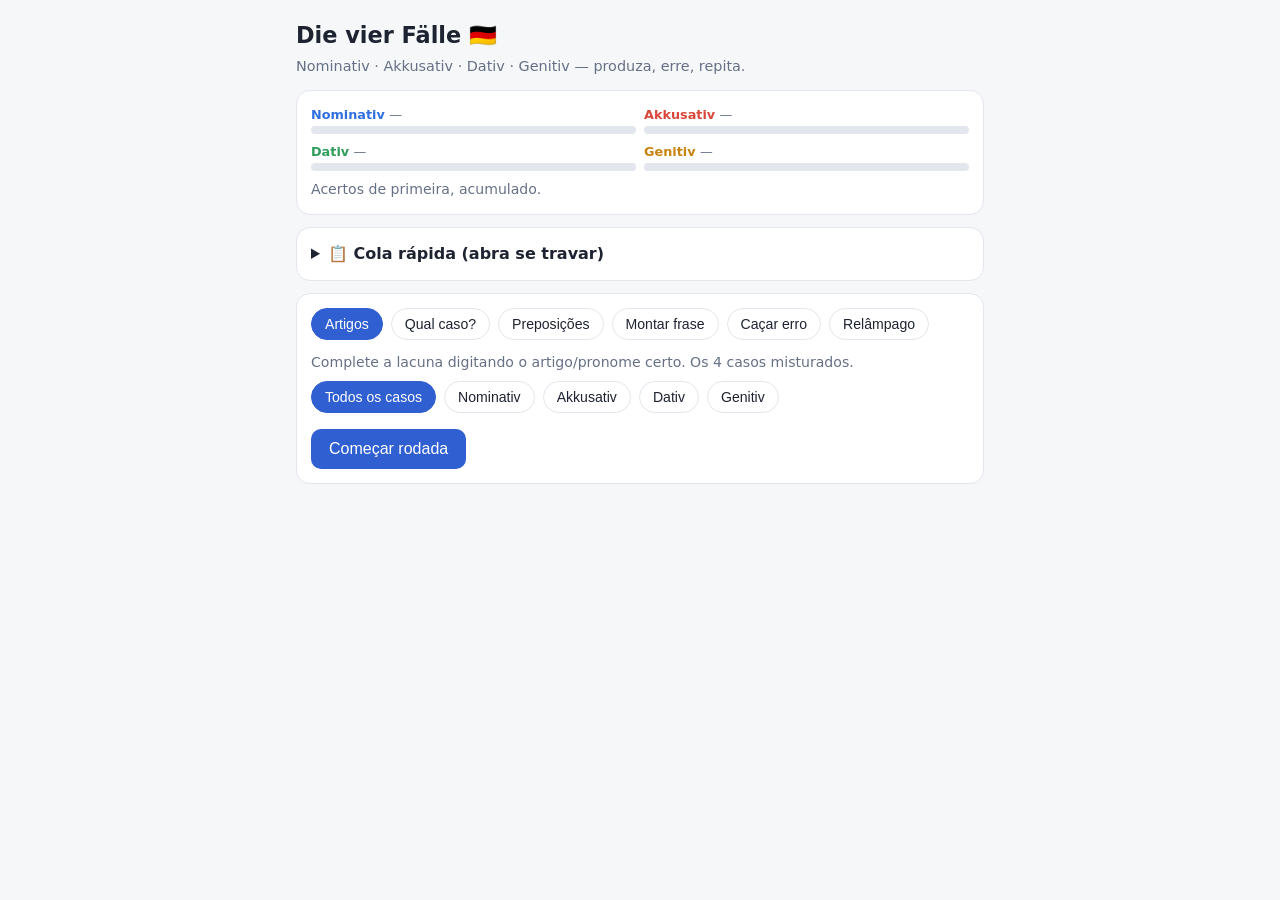
<file: exercicios-4-casos.html>
<!doctype html>
<html lang="pt-BR">
<head>
<meta charset="utf-8">
<meta name="viewport" content="width=device-width,initial-scale=1">
<title>Die 4 Fälle – Treino</title>
<style>
:root{--bg:#f6f7f9;--card:#fff;--tx:#1d2330;--mut:#667085;--bd:#e3e6ec;--pri:#2f5fd0;--ok:#1f9d55;--bad:#d6453a;
--N:#2f6fe0;--A:#d9483b;--D:#2e9d5b;--G:#c98410}
@media (prefers-color-scheme:dark){:root{--bg:#12151c;--card:#1b202b;--tx:#e8ebf2;--mut:#98a2b3;--bd:#2c3342;--pri:#6b93f5;--ok:#3ec27a;--bad:#f06a5e;
--N:#6b9bff;--A:#ff7d70;--D:#4fcf86;--G:#f0b04a}}
*{box-sizing:border-box}
body{margin:0;background:var(--bg);color:var(--tx);font:16px/1.5 system-ui,-apple-system,Segoe UI,Roboto,sans-serif}
.wrap{max-width:720px;margin:0 auto;padding:16px}
h1{font-size:1.4rem;margin:.2rem 0}
.sub{color:var(--mut);font-size:.9rem;margin-bottom:12px}
.card{background:var(--card);border:1px solid var(--bd);border-radius:14px;padding:14px;margin-bottom:12px}
.bars{display:grid;grid-template-columns:1fr 1fr;gap:8px}
.bar{font-size:.8rem}
.bar b{display:block;margin-bottom:2px}
.track{height:8px;background:var(--bd);border-radius:6px;overflow:hidden}
.fill{height:100%;border-radius:6px}
.row{display:flex;gap:8px;overflow-x:auto;padding-bottom:4px}
.chip,.tab{border:1px solid var(--bd);background:var(--card);color:var(--tx);border-radius:999px;padding:7px 13px;font-size:.88rem;cursor:pointer;white-space:nowrap}
.tab.on,.chip.on{background:var(--pri);border-color:var(--pri);color:#fff}
.desc{color:var(--mut);font-size:.88rem;margin:8px 0}
button.main{background:var(--pri);color:#fff;border:0;border-radius:10px;padding:11px 18px;font-size:1rem;cursor:pointer}
button.ghost{background:transparent;color:var(--tx);border:1px solid var(--bd);border-radius:10px;padding:10px 14px;font-size:.95rem;cursor:pointer}
.q{font-size:1.2rem;margin:10px 0}
.q mark{background:rgba(47,95,208,.18);color:inherit;border-radius:4px;padding:0 4px;border-bottom:2px solid var(--pri)}
.blank{display:inline-block;min-width:60px;border-bottom:2px solid var(--tx);text-align:center;color:var(--mut)}
.hint{color:var(--mut);font-size:.88rem;margin-bottom:8px}
.lbl{font-size:.8rem;text-transform:uppercase;letter-spacing:.04em;color:var(--mut)}
input.ans{width:100%;padding:11px 12px;font-size:1.05rem;border:1.5px solid var(--bd);border-radius:10px;background:var(--bg);color:var(--tx)}
input.ans:focus{outline:none;border-color:var(--pri)}
.opts{display:grid;gap:8px}
.opt{text-align:left;padding:11px 13px;border:1.5px solid var(--bd);border-radius:10px;background:var(--card);color:var(--tx);font-size:1rem;cursor:pointer}
.opt:hover{border-color:var(--pri)}
.opt.right{border-color:var(--ok);background:rgba(31,157,85,.12)}
.opt.wrong{border-color:var(--bad);background:rgba(214,69,58,.12)}
.cases{display:grid;grid-template-columns:1fr 1fr;gap:8px}
.cbtn{padding:12px;border-radius:10px;border:1.5px solid var(--bd);background:var(--card);color:var(--tx);font-size:1rem;cursor:pointer;border-left-width:6px}
.cbtn.right{background:rgba(31,157,85,.14);border-color:var(--ok)}
.cbtn.wrong{background:rgba(214,69,58,.14);border-color:var(--bad)}
.fb{margin-top:12px;padding:12px;border-radius:10px;border:1px solid var(--bd)}
.fb.ok{border-color:var(--ok);background:rgba(31,157,85,.08)}
.fb.no{border-color:var(--bad);background:rgba(214,69,58,.08)}
.tag{display:inline-block;font-size:.75rem;padding:1px 8px;border-radius:999px;color:#fff;margin-right:4px}
.prog{height:6px;background:var(--bd);border-radius:6px;overflow:hidden;margin-bottom:6px}
.prog>div{height:100%;background:var(--pri);transition:width .25s}
.meta{display:flex;justify-content:space-between;color:var(--mut);font-size:.82rem}
table{border-collapse:collapse;width:100%;font-size:.9rem}
th,td{border:1px solid var(--bd);padding:5px 6px;text-align:center}
th{background:var(--bg)}
details summary{cursor:pointer;font-weight:600}
.wrongs{color:var(--bad)}
ul{padding-left:1.1rem;margin:.3rem 0}
.sp{display:flex;gap:8px;margin-top:12px;flex-wrap:wrap}
</style>
</head>
<body>
<div class="wrap">
  <h1>Die vier Fälle 🇩🇪</h1>
  <div class="sub">Nominativ · Akkusativ · Dativ · Genitiv — produza, erre, repita. <span id="streak"></span></div>

  <div class="card">
    <div class="bars" id="bars"></div>
    <div class="desc" style="margin:8px 0 0">Acertos de primeira, acumulado.</div>
  </div>

  <details class="card">
    <summary>📋 Cola rápida (abra se travar)</summary>
    <p style="margin:.6rem 0 .3rem"><b>Pergunta-chave:</b> N = <i>quem faz/é?</i> · A = <i>o quê/quem sofre a ação?</i> · D = <i>para quem / com quem?</i> · G = <i>de quem?</i></p>
    <table>
      <tr><th></th><th>masc.</th><th>fem.</th><th>neutro</th><th>plural</th></tr>
      <tr><th>Nom.</th><td>der / ein</td><td>die / eine</td><td>das / ein</td><td>die</td></tr>
      <tr><th>Akk.</th><td><b>den / einen</b></td><td>die / eine</td><td>das / ein</td><td>die</td></tr>
      <tr><th>Dat.</th><td><b>dem / einem</b></td><td><b>der / einer</b></td><td><b>dem / einem</b></td><td><b>den</b> +n</td></tr>
      <tr><th>Gen.</th><td><b>des / eines</b> +s</td><td><b>der / einer</b></td><td><b>des / eines</b> +s</td><td><b>der</b></td></tr>
    </table>
    <ul style="font-size:.9rem">
      <li><b>Akk.:</b> durch, für, gegen, ohne, um</li>
      <li><b>Dat.:</b> aus, bei, mit, nach, seit, von, zu</li>
      <li><b>Wechsel:</b> in, an, auf, über, unter, vor, hinter, neben, zwischen → <i>wohin?</i> = Akk. · <i>wo?</i> = Dat.</li>
      <li><b>Gen.:</b> wegen, trotz, während, statt</li>
      <li><b>Verbos de Dativ:</b> helfen, danken, gefallen, gehören, folgen, antworten, passen, schmecken</li>
    </ul>
  </details>

  <div class="card">
    <div class="row" id="tabs"></div>
    <div class="desc" id="mdesc"></div>
    <div class="row" id="filters"></div>
    <div class="sp"><button class="main" id="go">Começar rodada</button></div>
  </div>

  <div class="card" id="play" style="display:none">
    <div class="prog"><div id="pb" style="width:0"></div></div>
    <div class="meta"><span id="pcount"></span><button class="ghost" id="quit" style="padding:2px 10px;font-size:.8rem">sair</button></div>
    <div id="qa"></div>
  </div>
</div>

<script>
const CASES={N:'Nominativ',A:'Akkusativ',D:'Dativ',G:'Genitiv'};
const CCOL={N:'var(--N)',A:'var(--A)',D:'var(--D)',G:'var(--G)'};
const SESSION=12;

/* ---------- DADOS ---------- */
const LUECK=[
{s:"___ Techniker repariert den Server.",a:["der"],c:'N',h:"Techniker (m.) · artigo definido",e:"Quem repara? O técnico é o sujeito → Nominativ. Masculino: der."},
{s:"Das ist ___ neue Router.",a:["der"],c:'N',h:"Router (m.) · artigo definido",e:"Depois de 'sein' (ser) vem Nominativ, não Akkusativ. Masculino: der."},
{s:"___ Kabel ist zu kurz.",a:["das"],c:'N',h:"Kabel (n.) · artigo definido",e:"Sujeito → Nominativ. Neutro: das."},
{s:"___ Chefin ist heute nicht da.",a:["die"],c:'N',h:"Chefin (f.) · artigo definido",e:"Sujeito feminino → die."},
{s:"Ich brauche ___ Laptop.",a:["einen"],c:'A',h:"Laptop (m.) · ein-",e:"brauchen pede Akkusativ. Masculino indefinido: ein → einen."},
{s:"Er installiert ___ Programm.",a:["das"],c:'A',h:"Programm (n.) · artigo definido",e:"Objeto direto neutro: o artigo não muda → das."},
{s:"Siehst du ___ Kamera?",a:["die"],c:'A',h:"Kamera (f.) · artigo definido",e:"Feminino não muda no Akkusativ → die."},
{s:"Sie hat ___ Schlüssel verloren.",a:["den"],c:'A',h:"Schlüssel (m.) · artigo definido",e:"Objeto direto masculino: der → den."},
{s:"Wir kaufen ___ Drucker.",a:["einen"],c:'A',h:"Drucker (m.) · ein-",e:"Objeto direto masculino: ein → einen."},
{s:"Ich helfe ___ Kollegen.",a:["dem"],c:'D',h:"Kollege (m.) · artigo definido",e:"helfen é verbo de Dativ. Masculino: dem."},
{s:"Das Kabel gehört ___ Frau.",a:["der"],c:'D',h:"Frau (f.) · artigo definido",e:"gehören + Dativ. Feminino dativo: der."},
{s:"Ich gebe ___ Kind ein Buch.",a:["dem"],c:'D',h:"Kind (n.) · artigo definido",e:"Para quem eu dou? Objeto indireto → Dativ. Neutro: dem."},
{s:"Ich zeige ___ Kindern das Foto.",a:["den"],c:'D',h:"Kinder (plural) · artigo definido",e:"Dativ plural: den + substantivo com -n (Kindern)."},
{s:"Er antwortet ___ Chef.",a:["dem"],c:'D',h:"Chef (m.) · artigo definido",e:"antworten + Dativ. Masculino: dem."},
{s:"Mit ___ Auto fahre ich zur Arbeit.",a:["dem"],c:'D',h:"Auto (n.) · artigo definido",e:"mit sempre pede Dativ. Neutro: dem."},
{s:"Ich wohne bei ___ Eltern.",a:["meinen"],c:'D',h:"Eltern (plural) · mein-",e:"bei pede Dativ. Plural dativo: mein → meinen."},
{s:"Das ist das Auto ___ Mannes.",a:["des"],c:'G',h:"Mann (m.) · artigo definido",e:"Posse ('do homem') → Genitiv. Masculino: des + substantivo ganha -(e)s."},
{s:"Die Farbe ___ Kabels ist blau.",a:["des"],c:'G',h:"Kabel (n.) · artigo definido",e:"Genitiv neutro: des + -s (Kabels)."},
{s:"Das Handy ___ Frau ist neu.",a:["der"],c:'G',h:"Frau (f.) · artigo definido",e:"Genitiv feminino: der (o substantivo não muda)."},
{s:"Trotz ___ Regens gehen wir raus.",a:["des"],c:'G',h:"Regen (m.) · artigo definido",e:"trotz pede Genitiv → des Regens."},
{s:"Wegen ___ Problems komme ich später.",a:["des"],c:'G',h:"Problem (n.) · artigo definido",e:"wegen pede Genitiv → des Problems."},
{s:"Die Bücher ___ Kinder liegen hier.",a:["der"],c:'G',h:"Kinder (plural) · artigo definido",e:"Genitiv plural: der."},
{s:"Während ___ Arbeit höre ich Musik.",a:["der"],c:'G',h:"Arbeit (f.) · artigo definido",e:"während pede Genitiv. Feminino: der."}
];

const CASO=[
{s:"[[Der Server]] ist alt.",c:'N',e:"Sujeito da frase (quem é/faz) → Nominativ."},
{s:"Ich repariere [[den Server]].",c:'A',e:"Objeto direto: o que eu conserto? der Server → den Server."},
{s:"Ich helfe [[dem Techniker]].",c:'D',e:"helfen sempre pede Dativ."},
{s:"Das ist das Büro [[des Chefs]].",c:'G',e:"Posse ('do chefe') → Genitiv. Masculino ganha -s."},
{s:"Sie schreibt [[ihrem Chef]] eine E-Mail.",c:'D',e:"Para quem ela escreve? Objeto indireto → Dativ."},
{s:"Der Hund beißt [[den Mann]].",c:'A',e:"Quem sofre a mordida? Objeto direto → Akkusativ."},
{s:"Ich fahre mit [[dem Zug]].",c:'D',e:"mit sempre pede Dativ."},
{s:"Wegen [[des Wetters]] bleiben wir zu Hause.",c:'G',e:"wegen pede Genitiv (neutro: des … -s)."},
{s:"Wir gehen durch [[den Park]].",c:'A',e:"durch sempre pede Akkusativ."},
{s:"[[Die Frau]] ist Ärztin.",c:'N',e:"Sujeito → Nominativ."},
{s:"Ich warte auf [[den Bus]].",c:'A',e:"warten auf + Akkusativ."},
{s:"Das Ziel [[unseres Projekts]] ist klar.",c:'G',e:"Posse ('do nosso projeto') → Genitiv."},
{s:"Er gibt [[der Frau]] den Schlüssel.",c:'D',e:"Para quem ele dá? Objeto indireto → Dativ (feminino: der)."},
{s:"Er gibt der Frau [[den Schlüssel]].",c:'A',e:"O que ele dá? Objeto direto → Akkusativ (masculino: den)."},
{s:"Ich gehe in [[die Küche]].",c:'A',e:"in + movimento (wohin?) → Akkusativ."},
{s:"Ich bin in [[der Küche]].",c:'D',e:"in + lugar parado (wo?) → Dativ."},
{s:"Das Buch liegt auf [[dem Tisch]].",c:'D',e:"Parado (wo?) → Dativ."},
{s:"Ich lege das Buch auf [[den Tisch]].",c:'A',e:"Movimento (wohin?) → Akkusativ."},
{s:"[[Mein Computer]] ist kaputt.",c:'N',e:"Sujeito → Nominativ."},
{s:"Wie gefällt [[dir]] das Auto?",c:'D',e:"gefallen pede Dativ: o carro agrada a você → dir."},
{s:"[[Mir]] ist kalt.",c:'D',e:"Sensação 'para mim' → Dativ."},
{s:"Ich habe [[keinen Hunger]].",c:'A',e:"haben + Akkusativ. Hunger é masculino: kein → keinen."},
{s:"Wir danken [[den Kunden]].",c:'D',e:"danken + Dativ. Dativ plural: den + -n."},
{s:"Ich rufe [[meinen Chef]] an.",c:'A',e:"anrufen + Akkusativ (diferente do português 'ligar para')."},
{s:"Ich folge [[dem Weg]].",c:'D',e:"folgen + Dativ."},
{s:"Ich kaufe das Auto [[meines Bruders]].",c:'G',e:"Posse ('do meu irmão') → Genitiv: meines + -s."}
];

const PREP=[
{s:"Das Geschenk ist für ___ Chef.",a:["den"],c:'A',h:"für · Chef (m.)",e:"für sempre pede Akkusativ → den."},
{s:"Ohne ___ Internet kann ich nicht arbeiten.",a:["das"],c:'A',h:"ohne · Internet (n.)",e:"ohne sempre pede Akkusativ → das."},
{s:"Wir gehen durch ___ Stadt.",a:["die"],c:'A',h:"durch · Stadt (f.)",e:"durch sempre pede Akkusativ → die."},
{s:"Das Auto fährt gegen ___ Baum.",a:["den"],c:'A',h:"gegen · Baum (m.)",e:"gegen sempre pede Akkusativ → den."},
{s:"Das Café ist um ___ Ecke.",a:["die"],c:'A',h:"um · Ecke (f.)",e:"um sempre pede Akkusativ (um die Ecke)."},
{s:"Ich warte auf ___ Antwort.",a:["die"],c:'A',h:"warten auf · Antwort (f.)",e:"warten auf + Akkusativ → die."},
{s:"Ich fahre mit ___ Bus.",a:["dem"],c:'D',h:"mit · Bus (m.)",e:"mit sempre pede Dativ → dem."},
{s:"Er kommt aus ___ Küche.",a:["der"],c:'D',h:"aus · Küche (f.)",e:"aus sempre pede Dativ. Feminino: der."},
{s:"Seit ___ Montag bin ich krank.",a:["dem"],c:'D',h:"seit · Montag (m.)",e:"seit sempre pede Dativ → dem."},
{s:"Ich gehe zu ___ Kollegen.",a:["dem"],c:'D',h:"zu · Kollege (m.)",e:"zu sempre pede Dativ → dem (e pode contrair: zum)."},
{s:"Nach ___ Meeting rufe ich den Kunden an.",a:["dem"],c:'D',h:"nach · Meeting (n.)",e:"nach sempre pede Dativ → dem."},
{s:"Ich bin bei ___ Firma.",a:["der"],c:'D',h:"bei · Firma (f.)",e:"bei sempre pede Dativ. Feminino: der."},
{s:"Wohin? Ich lege das Handy auf ___ Tisch.",a:["den"],c:'A',h:"auf · Tisch (m.) · Wechselpräposition",e:"Wohin? = movimento → Akkusativ → den."},
{s:"Wo? Das Handy liegt auf ___ Tisch.",a:["dem"],c:'D',h:"auf · Tisch (m.) · Wechselpräposition",e:"Wo? = parado → Dativ → dem."},
{s:"Wohin? Wir gehen in ___ Kino.",a:["das"],c:'A',h:"in · Kino (n.) · Wechselpräposition",e:"Wohin? = movimento → Akkusativ → das."},
{s:"Wo? Wir sind in ___ Kino.",a:["dem"],c:'D',h:"in · Kino (n.) · Wechselpräposition",e:"Wo? = parado → Dativ → dem (in dem = im)."},
{s:"Wohin? Er hängt das Bild an ___ Wand.",a:["die"],c:'A',h:"an · Wand (f.) · Wechselpräposition",e:"Wohin? = movimento → Akkusativ → die."},
{s:"Wo? Das Bild hängt an ___ Wand.",a:["der"],c:'D',h:"an · Wand (f.) · Wechselpräposition",e:"Wo? = parado → Dativ. Feminino: der."},
{s:"Wo? Die Katze sitzt unter ___ Stuhl.",a:["dem"],c:'D',h:"unter · Stuhl (m.) · Wechselpräposition",e:"Wo? = parado → Dativ → dem."},
{s:"Wohin? Ich stelle den Server neben ___ Schrank.",a:["den"],c:'A',h:"neben · Schrank (m.) · Wechselpräposition",e:"Wohin? = movimento → Akkusativ → den."},
{s:"Wo? Das Auto steht vor ___ Haus.",a:["dem"],c:'D',h:"vor · Haus (n.) · Wechselpräposition",e:"Wo? = parado → Dativ → dem."},
{s:"Wegen ___ Fehlers ist das System down.",a:["des"],c:'G',h:"wegen · Fehler (m.)",e:"wegen pede Genitiv → des Fehlers."},
{s:"Statt ___ Kaffees trinke ich Tee.",a:["des"],c:'G',h:"statt · Kaffee (m.)",e:"statt pede Genitiv → des Kaffees."},
{s:"Trotz ___ Hitze arbeiten wir weiter.",a:["der"],c:'G',h:"trotz · Hitze (f.)",e:"trotz pede Genitiv. Feminino: der."},
{s:"Während ___ Meetings esse ich nichts.",a:["des"],c:'G',h:"während · Meeting (n.)",e:"während pede Genitiv → des Meetings."}
];

const FRASE=[
{pt:"Eu preciso de um computador novo.",a:["Ich brauche einen neuen Computer","Ich brauche einen neuen Rechner","Ich benötige einen neuen Computer"],c:'A',h:"brauchen + Akk. · Computer é masculino",e:"Objeto direto masculino: einen neuen Computer."},
{pt:"Eu ajudo o meu colega.",a:["Ich helfe meinem Kollegen"],c:'D',h:"helfen = Dativ",e:"helfen + Dativ: meinem Kollegen."},
{pt:"O carro do meu chefe é novo.",a:["Das Auto meines Chefs ist neu","Das Auto von meinem Chef ist neu"],c:'G',h:"posse → Genitiv",e:"Genitiv: meines Chefs (ou, na fala, von meinem Chef)."},
{pt:"Eu dou o cabo ao técnico.",a:["Ich gebe dem Techniker das Kabel","Ich gebe das Kabel dem Techniker"],c:'DA',h:"para quem (Dativ) → o que (Akkusativ)",e:"Techniker (Dativ, m.) = dem Techniker · Kabel (Akk., n.) = das Kabel."},
{pt:"A mulher compra uma impressora.",a:["Die Frau kauft einen Drucker"],c:'NA',h:"atenção: Drucker é masculino",e:"Sujeito: die Frau (N). Objeto: einen Drucker (A, masculino)."},
{pt:"Eu vou de ônibus para o trabalho.",a:["Ich fahre mit dem Bus zur Arbeit","Ich fahre mit dem Bus zu der Arbeit","Ich fahre mit dem Bus zum Arbeitsplatz","Ich fahre mit dem Bus zur Arbeitsstelle"],c:'D',h:"mit e zu pedem Dativ",e:"mit dem Bus · zur (zu der) Arbeit — ambos Dativ."},
{pt:"Ele mostra o servidor ao cliente.",a:["Er zeigt dem Kunden den Server","Er zeigt den Server dem Kunden"],c:'DA',h:"para quem + o quê",e:"dem Kunden (D) · den Server (A)."},
{pt:"Por causa do problema, eu fico em casa.",a:["Wegen des Problems bleibe ich zu Hause","Wegen des Problems bleibe ich zuhause","Ich bleibe wegen des Problems zu Hause","Ich bleibe wegen des Problems zuhause"],c:'G',h:"wegen = Genitiv",e:"wegen des Problems (neutro: des + -s)."},
{pt:"Eu coloco o notebook sobre a mesa.",a:["Ich lege den Laptop auf den Tisch","Ich stelle den Laptop auf den Tisch","Ich lege das Notebook auf den Tisch","Ich stelle das Notebook auf den Tisch"],c:'A',h:"movimento → wohin?",e:"Wechselpräposition com movimento → Akkusativ: auf den Tisch."},
{pt:"O notebook está sobre a mesa.",a:["Der Laptop liegt auf dem Tisch","Der Laptop steht auf dem Tisch","Das Notebook liegt auf dem Tisch","Das Notebook steht auf dem Tisch"],c:'ND',h:"parado → wo?",e:"Parado → Dativ: auf dem Tisch."},
{pt:"Eu pergunto ao meu irmão.",a:["Ich frage meinen Bruder"],c:'A',h:"cuidado: fragen NÃO é verbo de Dativ",e:"fragen pede Akkusativ (diferente do português 'perguntar a'): meinen Bruder."},
{pt:"O celular da minha esposa está quebrado.",a:["Das Handy meiner Frau ist kaputt","Das Handy von meiner Frau ist kaputt","Das Smartphone meiner Frau ist kaputt","Das Telefon meiner Frau ist kaputt"],c:'G',h:"posse → Genitiv",e:"Genitiv feminino: meiner Frau."},
{pt:"Eu moro com os meus pais.",a:["Ich wohne bei meinen Eltern","Ich wohne mit meinen Eltern zusammen"],c:'D',h:"bei / mit = Dativ",e:"Dativ plural: meinen Eltern."},
{pt:"Sem a minha ferramenta eu não consigo trabalhar.",a:["Ohne mein Werkzeug kann ich nicht arbeiten"],c:'A',h:"ohne = Akkusativ",e:"ohne + Akk. Werkzeug é neutro, então mein não muda."},
{pt:"Depois da reunião eu ligo para o cliente.",a:["Nach der Besprechung rufe ich den Kunden an","Nach dem Meeting rufe ich den Kunden an","Nach der Sitzung rufe ich den Kunden an","Ich rufe den Kunden nach dem Meeting an","Ich rufe den Kunden nach der Besprechung an"],c:'DA',h:"nach = Dativ · anrufen = Akkusativ",e:"nach dem Meeting / nach der Besprechung (D) · den Kunden anrufen (A)."},
{pt:"Esse presente é para a minha esposa.",a:["Das Geschenk ist für meine Frau","Dieses Geschenk ist für meine Frau"],c:'A',h:"für = Akkusativ",e:"für + Akk.; feminino não muda: meine Frau."},
{pt:"O cliente agradece ao técnico.",a:["Der Kunde dankt dem Techniker"],c:'ND',h:"danken = Dativ",e:"Sujeito: der Kunde (N). danken + Dativ: dem Techniker."},
{pt:"Eu vou para o escritório.",a:["Ich gehe ins Büro","Ich gehe in das Büro","Ich fahre ins Büro","Ich fahre in das Büro"],c:'A',h:"movimento → wohin?",e:"Movimento → Akkusativ: in das Büro (= ins Büro)."},
{pt:"Eu estou no escritório.",a:["Ich bin im Büro","Ich bin in dem Büro"],c:'D',h:"parado → wo?",e:"Parado → Dativ: in dem Büro (= im Büro)."},
{pt:"Ele escreve um e-mail para a empresa.",a:["Er schreibt der Firma eine E-Mail","Er schreibt eine E-Mail an die Firma","Er schreibt der Firma eine Mail","Er schreibt eine Mail an die Firma"],c:'DA',h:"duas formas possíveis",e:"der Firma (D) + eine E-Mail (A), ou eine E-Mail an die Firma (an + Akk.)."}
];

const ERRO=[
{w:"Ich helfe meinen Bruder.",o:["Ich helfe meinem Bruder.","Ich helfe mein Bruder.","Ich helfe meines Bruders."],c:'D',e:"helfen pede Dativ: meinem Bruder."},
{w:"Ich sehe der Mann.",o:["Ich sehe den Mann.","Ich sehe dem Mann.","Ich sehe des Mannes."],c:'A',e:"sehen + Akkusativ: der Mann → den Mann."},
{w:"Wegen dem Regen bleibe ich zu Hause.",o:["Wegen des Regens bleibe ich zu Hause.","Wegen den Regen bleibe ich zu Hause.","Wegen der Regen bleibe ich zu Hause."],c:'G',e:"Na fala, 'wegen dem' é comum, mas o correto é Genitiv: wegen des Regens."},
{w:"Ich fahre mit den Bus.",o:["Ich fahre mit dem Bus.","Ich fahre mit der Bus.","Ich fahre mit des Bus."],c:'D',e:"mit sempre pede Dativ: dem Bus."},
{w:"Er gibt den Frau das Buch.",o:["Er gibt der Frau das Buch.","Er gibt die Frau das Buch.","Er gibt dem Frau das Buch."],c:'D',e:"Para quem ele dá? Dativ feminino: der Frau."},
{w:"Ich gehe in dem Park.",p:"(Quero dizer: vou ao parque.)",o:["Ich gehe in den Park.","Ich gehe in der Park.","Ich gehe in des Parks."],c:'A',e:"Movimento (wohin?) → Akkusativ: in den Park."},
{w:"Das Auto des Mann ist neu.",o:["Das Auto des Mannes ist neu.","Das Auto der Mann ist neu.","Das Auto dem Mann ist neu."],c:'G',e:"Genitiv masculino: des + substantivo ganha -(e)s → des Mannes."},
{w:"Ich frage dem Chef.",o:["Ich frage den Chef.","Ich frage der Chef.","Ich frage des Chefs."],c:'A',e:"fragen pede Akkusativ (armadilha: não é Dativ!)."},
{w:"Ohne dem Handy bin ich verloren.",o:["Ohne das Handy bin ich verloren.","Ohne den Handy bin ich verloren.","Ohne des Handys bin ich verloren."],c:'A',e:"ohne sempre pede Akkusativ; neutro: das Handy."},
{w:"Der Lehrer erklärt die Schüler die Regel.",o:["Der Lehrer erklärt den Schülern die Regel.","Der Lehrer erklärt der Schüler die Regel.","Der Lehrer erklärt den Schüler die Regel."],c:'D',e:"Para quem explica? Dativ plural: den Schülern (+n)."},
{w:"Wir wohnen in die Stadt.",p:"(Quero dizer: moramos na cidade — parado.)",o:["Wir wohnen in der Stadt.","Wir wohnen in den Stadt.","Wir wohnen in das Stadt."],c:'D',e:"Parado (wo?) → Dativ feminino: in der Stadt."},
{w:"Ich kaufe ein Computer.",o:["Ich kaufe einen Computer.","Ich kaufe einem Computer.","Ich kaufe eines Computers."],c:'A',e:"Objeto direto masculino: ein → einen."},
{w:"Das ist das Buch von meine Schwester.",o:["Das ist das Buch von meiner Schwester.","Das ist das Buch von meinen Schwester.","Das ist das Buch von meinem Schwester."],c:'D',e:"von sempre pede Dativ; feminino: meiner."},
{w:"Ich danke dich.",o:["Ich danke dir.","Ich danke deiner.","Ich danke du."],c:'D',e:"danken + Dativ: du → dir."},
{w:"Er legt das Buch auf dem Tisch.",p:"(Quero dizer: ele coloca o livro sobre a mesa.)",o:["Er legt das Buch auf den Tisch.","Er legt das Buch auf der Tisch.","Er legt das Buch auf des Tisches."],c:'A',e:"Movimento → Akkusativ: auf den Tisch."},
{w:"Die Katze schläft unter den Tisch.",o:["Die Katze schläft unter dem Tisch.","Die Katze schläft unter der Tisch.","Die Katze schläft unter des Tisches."],c:'D',e:"schlafen = parado (wo?) → Dativ: unter dem Tisch."}
];

function genBlitz(){
  const def={N:{m:'der',f:'die',n:'das',p:'die'},A:{m:'den',f:'die',n:'das',p:'die'},D:{m:'dem',f:'der',n:'dem',p:'den'},G:{m:'des',f:'der',n:'des',p:'der'}};
  const ind={N:{m:'ein',f:'eine',n:'ein'},A:{m:'einen',f:'eine',n:'ein'},D:{m:'einem',f:'einer',n:'einem'},G:{m:'eines',f:'einer',n:'eines'}};
  const noun={m:{N:'Server',A:'Server',D:'Server',G:'Servers'},f:{N:'Tastatur',A:'Tastatur',D:'Tastatur',G:'Tastatur'},n:{N:'Kabel',A:'Kabel',D:'Kabel',G:'Kabels'},p:{N:'Kabel',A:'Kabel',D:'Kabeln',G:'Kabel'}};
  const gl={m:'masculino',f:'feminino',n:'neutro',p:'plural'};
  const out=[];
  for(const c of 'NADG') for(const g of 'mfnp'){
    out.push({s:`___ ${noun[g][c]}${g==='p'?' (plural)':''}`,a:[def[c][g]],c,h:`${CASES[c]} · ${gl[g]} · artigo definido`,e:`${CASES[c]} + ${gl[g]} → ${def[c][g]}.`});
    if(g!=='p') out.push({s:`___ ${noun[g][c]}`,a:[ind[c][g]],c,h:`${CASES[c]} · ${gl[g]} · artigo indefinido (ein-)`,e:`${CASES[c]} + ${gl[g]} → ${ind[c][g]}.`});
  }
  return out;
}

const MODES={
 lueck:{name:'Artigos',type:'fill',desc:'Complete a lacuna digitando o artigo/pronome certo. Os 4 casos misturados.',pool:()=>LUECK},
 caso:{name:'Qual caso?',type:'case',desc:'Veja a parte destacada e identifique o caso. Treina o reflexo de reconhecer.',pool:()=>CASO},
 prep:{name:'Preposições',type:'fill',desc:'Preposição manda no caso. Inclui Wechselpräpositionen: wo? (Dativ) × wohin? (Akkusativ).',pool:()=>PREP},
 frase:{name:'Montar frase',type:'sent',desc:'Do português para o alemão, digitando a frase inteira. É aqui que o caso vira produção ativa. Aceito ae/oe/ue/ss no lugar de ä/ö/ü/ß.',pool:()=>FRASE},
 erro:{name:'Caçar erro',type:'err',desc:'A frase está errada. Escolha a versão correta entre 3 opções.',pool:()=>ERRO},
 blitz:{name:'Relâmpago',type:'fill',desc:'Tabela de declinação no automático: caso + gênero → artigo. Velocidade importa.',pool:genBlitz}
};

/* ---------- ESTADO ---------- */
const $=s=>document.querySelector(s);
const esc=s=>s.replace(/&/g,'&amp;').replace(/</g,'&lt;').replace(/>/g,'&gt;');
const norm=s=>s.toLowerCase().replace(/ä/g,'ae').replace(/ö/g,'oe').replace(/ü/g,'ue').replace(/ß/g,'ss').replace(/[.,!?;:"'“”’\-–]/g,'').replace(/\s+/g,' ').trim();
const shuffle=a=>{a=a.slice();for(let i=a.length-1;i>0;i--){const j=Math.floor(Math.random()*(i+1));[a[i],a[j]]=[a[j],a[i]]}return a};
const PRAISE=["Isso aí!","Perfeito!","Boa!","Mandou bem!","Exato!"];

function load(){try{const x=JSON.parse(localStorage.getItem('fallen_v1'));if(x&&x.stats)return x}catch(e){}
  return {stats:{N:{ok:0,t:0},A:{ok:0,t:0},D:{ok:0,t:0},G:{ok:0,t:0}},last:null,streak:0,sessions:0}}
function save(){try{localStorage.setItem('fallen_v1',JSON.stringify(store))}catch(e){}}
let store=load();
let S={mode:'lueck',filter:'all',queue:[],total:0,done:0,first:0,missed:[],answered:false};

function dayStr(d){return d.getFullYear()+'-'+(d.getMonth()+1)+'-'+d.getDate()}
function bumpStreak(){
  const t=dayStr(new Date());if(store.last===t)return;
  const y=new Date();y.setDate(y.getDate()-1);
  store.streak=(store.last===dayStr(y))?store.streak+1:1;store.last=t;
}
function speak(t){try{speechSynthesis.cancel();const u=new SpeechSynthesisUtterance(t);u.lang='de-DE';u.rate=.85;speechSynthesis.speak(u)}catch(e){}}

/* ---------- HOME ---------- */
function renderHome(){
  $('#bars').innerHTML=Object.keys(CASES).map(k=>{
    const s=store.stats[k];const p=s.t?Math.round(100*s.ok/s.t):0;
    return `<div class="bar"><b style="color:${CCOL[k]}">${CASES[k]} <span style="color:var(--mut);font-weight:400">${s.t?p+'% ('+s.t+')':'—'}</span></b><div class="track"><div class="fill" style="width:${p}%;background:${CCOL[k]}"></div></div></div>`}).join('');
  $('#streak').textContent=store.streak?`🔥 ${store.streak} dia(s) seguidos`:'';
  $('#tabs').innerHTML=Object.keys(MODES).map(k=>`<button class="tab ${S.mode===k?'on':''}" data-m="${k}">${MODES[k].name}</button>`).join('');
  $('#mdesc').textContent=MODES[S.mode].desc;
  const fl=[['all','Todos os casos'],...Object.keys(CASES).map(k=>[k,CASES[k]])];
  $('#filters').innerHTML=fl.map(([k,n])=>`<button class="chip ${S.filter===k?'on':''}" data-f="${k}">${n}</button>`).join('');
  document.querySelectorAll('.tab').forEach(b=>b.onclick=()=>{S.mode=b.dataset.m;renderHome()});
  document.querySelectorAll('.chip').forEach(b=>b.onclick=()=>{S.filter=b.dataset.f;renderHome()});
}

/* ---------- RODADA ---------- */
function start(){
  const m=MODES[S.mode];
  let pool=m.pool().filter(it=>S.filter==='all'||it.c.includes(S.filter));
  if(!pool.length){alert('Não há exercícios desse caso neste modo. Tente "Todos os casos".');return}
  pool=shuffle(pool).slice(0,SESSION);
  S.queue=pool.map(it=>({it,tries:0}));S.total=pool.length;S.done=0;S.first=0;S.missed=[];
  $('#play').style.display='block';$('#play').scrollIntoView({behavior:'smooth'});
  renderQ();
}
function tagsHtml(c){return c.split('').map(k=>`<span class="tag" style="background:${CCOL[k]}">${CASES[k]}</span>`).join('')}
function sentHtml(s){return esc(s).replace(/\[\[(.+?)\]\]/g,'<mark>$1</mark>').replace(/___/g,'<span class="blank">&nbsp;&nbsp;&nbsp;&nbsp;&nbsp;</span>')}

function renderQ(){
  S.answered=false;
  if(!S.queue.length)return summary();
  const cur=S.queue[0],it=cur.it,type=MODES[S.mode].type;
  $('#pb').style.width=(100*S.done/S.total)+'%';
  $('#pcount').textContent=`${S.done}/${S.total} resolvidas${S.queue.length>S.total-S.done?' · errou? volta na fila':''}`;
  let h='';
  if(type==='fill'){
    h+=`<div class="lbl">Complete a lacuna</div><div class="q">${sentHtml(it.s)}</div><div class="hint">${esc(it.h||'')}</div><input class="ans" id="inp" autocomplete="off" autocapitalize="none" spellcheck="false" placeholder="digite aqui e dê Enter"><div class="sp"><button class="main" id="chk">Conferir</button><button class="ghost" id="dk">Não sei</button></div>`;
  }else if(type==='sent'){
    h+=`<div class="lbl">Escreva em alemão</div><div class="q">${esc(it.pt)}</div><div class="hint">💡 ${esc(it.h||'')}</div><input class="ans" id="inp" autocomplete="off" autocapitalize="sentences" spellcheck="false" placeholder="Ich … (pode usar ae/oe/ue/ss)"><div class="sp"><button class="main" id="chk">Conferir</button><button class="ghost" id="dk">Não sei</button></div>`;
  }else if(type==='case'){
    h+=`<div class="lbl">Qual é o caso da parte destacada?</div><div class="q">${sentHtml(it.s)}</div><div class="cases">${Object.keys(CASES).map(k=>`<button class="cbtn" data-k="${k}" style="border-left-color:${CCOL[k]}">${CASES[k]}</button>`).join('')}</div>`;
  }else{
    cur.opts=cur.opts||shuffle(it.o);
    h+=`<div class="lbl">Esta frase tem um erro. Qual é a versão correta?</div><div class="q wrongs">✗ ${esc(it.w)}</div>${it.p?`<div class="hint">${esc(it.p)}</div>`:''}<div class="opts">${cur.opts.map((o,i)=>`<button class="opt" data-i="${i}">${esc(o)}</button>`).join('')}</div>`;
  }
  h+=`<div id="fb"></div>`;
  $('#qa').innerHTML=h;
  if(type==='fill'||type==='sent'){
    const inp=$('#inp');inp.focus();
    inp.onkeydown=e=>{if(e.key==='Enter')check(inp.value)};
    $('#chk').onclick=()=>check(inp.value);
    $('#dk').onclick=()=>check('');
  }else if(type==='case'){
    document.querySelectorAll('.cbtn').forEach(b=>b.onclick=()=>chooseCase(b));
  }else{
    document.querySelectorAll('.opt').forEach(b=>b.onclick=()=>chooseOpt(b));
  }
}

function record(cur,ok){
  if(cur.tries>0)return;
  for(const k of cur.it.c){store.stats[k].t++;if(ok)store.stats[k].ok++}
  if(ok)S.first++;else S.missed.push(cur.it);
  save();
}

function check(val){
  if(S.answered)return;
  const cur=S.queue[0],it=cur.it;
  const ok=val.trim()!==''&&it.a.map(norm).includes(norm(val));
  const type=MODES[S.mode].type;
  S.answered=true;
  $('#inp').disabled=true;$('#chk').style.display='none';$('#dk').style.display='none';
  const full=type==='sent'?it.a[0]:it.s.replace('___',it.a[0]);
  const ans=type==='sent'?it.a[0]+'.':it.a[0];
  $('#inp').style.borderColor=ok?'var(--ok)':'var(--bad)';
  feedback(ok,cur,`<b>${esc(ans)}</b>${it.a.length>1&&type==='sent'?`<div class="hint">Outras formas aceitas: ${it.a.slice(1,3).map(esc).join(' · ')}</div>`:''}`,full);
}
function chooseCase(btn){
  if(S.answered)return;S.answered=true;
  const cur=S.queue[0],it=cur.it,ok=btn.dataset.k===it.c;
  document.querySelectorAll('.cbtn').forEach(b=>{if(b.dataset.k===it.c)b.classList.add('right');else if(b===btn)b.classList.add('wrong');b.disabled=true});
  feedback(ok,cur,`<b>${CASES[it.c]}</b>`,it.s.replace(/\[\[|\]\]/g,''));
}
function chooseOpt(btn){
  if(S.answered)return;S.answered=true;
  const cur=S.queue[0],it=cur.it,picked=cur.opts[+btn.dataset.i],ok=picked===it.o[0];
  document.querySelectorAll('.opt').forEach(b=>{const t=cur.opts[+b.dataset.i];if(t===it.o[0])b.classList.add('right');else if(b===btn)b.classList.add('wrong');b.disabled=true});
  feedback(ok,cur,`<b>${esc(it.o[0])}</b>`,it.o[0]);
}
function feedback(ok,cur,answerHtml,speakText){
  record(cur,ok);
  const it=cur.it;
  const intro=ok?PRAISE[Math.floor(Math.random()*PRAISE.length)]:'Quase! Só um detalhe:';
  $('#fb').innerHTML=`<div class="fb ${ok?'ok':'no'}"><div>${ok?'✅':'🟡'} ${intro}${ok?'':' '+answerHtml}</div><div style="margin:6px 0">${esc(it.e||'')}</div><div>${tagsHtml(it.c)}</div><div class="sp"><button class="ghost" id="say">🔊 Ouvir</button><button class="main" id="nx">Próxima ↵</button></div>${ok&&MODES[S.mode].type==='sent'?'<div class="hint" style="margin-top:8px">Leia a frase em voz alta antes de seguir.</div>':''}</div>`;
  $('#say').onclick=()=>speak(speakText);
  const nx=$('#nx');nx.onclick=()=>next(ok);nx.focus();
}
function next(ok){
  const cur=S.queue.shift();
  if(ok){S.done++}else{cur.tries++;S.queue.push(cur)}
  renderQ();
}
function summary(){
  bumpStreak();store.sessions++;save();renderHome();
  $('#pb').style.width='100%';$('#pcount').textContent='Rodada concluída';
  const pct=Math.round(100*S.first/S.total);
  const type=MODES[S.mode].type;
  const show=it=>type==='sent'?`${esc(it.pt)} → <b>${esc(it.a[0])}</b>`:type==='err'?`<b>${esc(it.o[0])}</b>`:type==='case'?`${esc(it.s.replace(/\[\[|\]\]/g,''))} → <b>${CASES[it.c]}</b>`:`${esc(it.s.replace('___',it.a[0]))}`;
  $('#qa').innerHTML=`<div class="q">🎉 ${S.first}/${S.total} de primeira (${pct}%)</div><div class="hint">${pct===100?'Rodada limpa. Suba a dificuldade: tente "Montar frase".':'Tudo resolvido no fim — o que errou volta amanhã na próxima rodada.'}</div>${S.missed.length?`<div class="lbl" style="margin-top:8px">Para revisar</div><ul>${S.missed.map(it=>`<li>${show(it)} <span class="hint">· ${esc(it.e||'')}</span></li>`).join('')}</ul>`:''}<div class="sp"><button class="main" id="again">Nova rodada</button><button class="ghost" id="back">Voltar</button></div>`;
  $('#again').onclick=start;
  $('#back').onclick=()=>{$('#play').style.display='none';window.scrollTo({top:0,behavior:'smooth'})};
}

$('#go').onclick=start;
$('#quit').onclick=()=>{$('#play').style.display='none'};
document.addEventListener('keydown',e=>{
  if(!S.answered&&$('#play').style.display!=='none'){
    const type=MODES[S.mode].type;
    if(type==='case'&&'1234'.includes(e.key)&&e.key){const b=document.querySelectorAll('.cbtn')[+e.key-1];if(b)b.click()}
    if(type==='err'&&'123'.includes(e.key)&&e.key){const b=document.querySelectorAll('.opt')[+e.key-1];if(b)b.click()}
  }
});
renderHome();
</script>
</body>
</html>
</file>
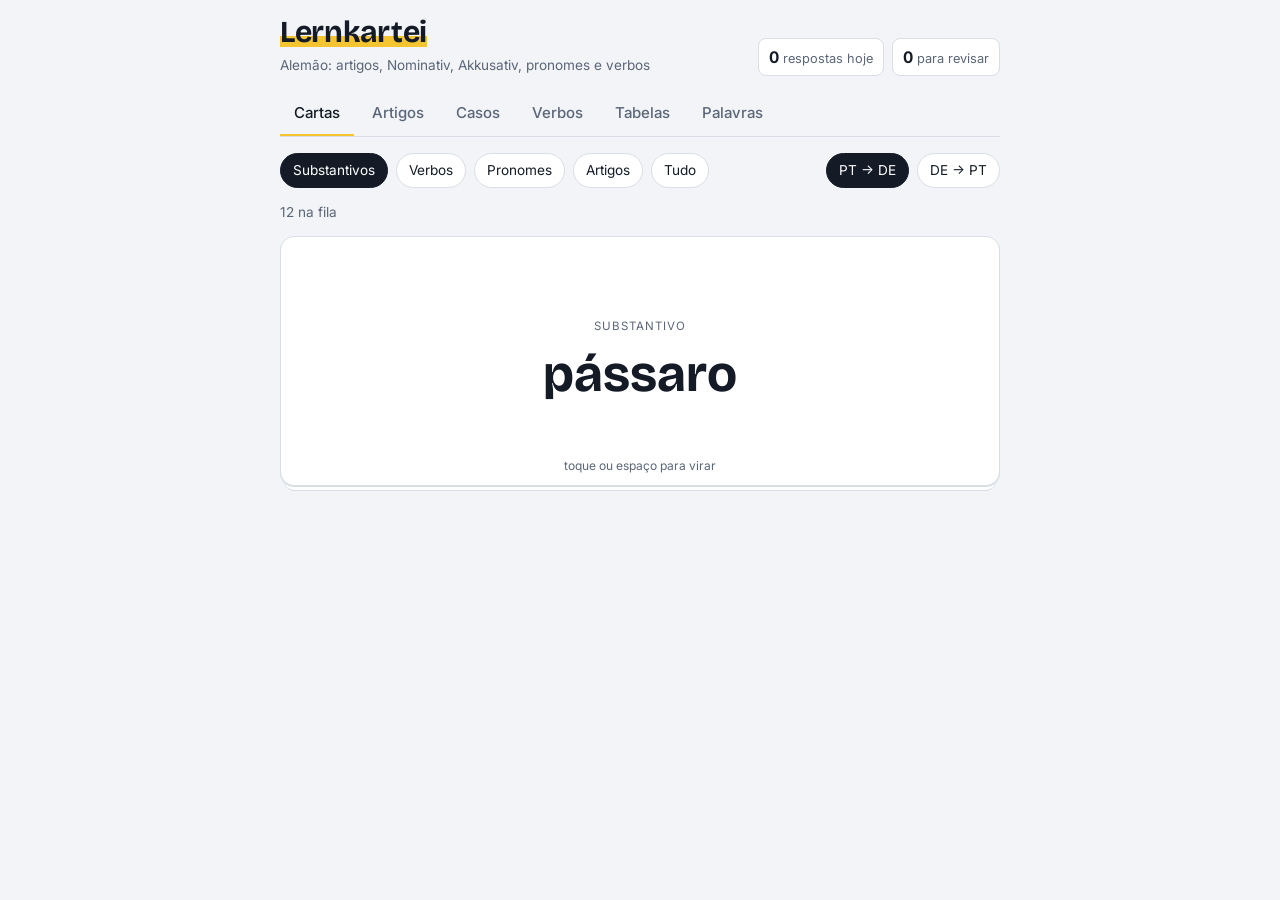
<file: Lernkartei.html>
<!doctype html><html><head><meta charset=utf8><meta name=viewport content="width=device-width,initial-scale=1,viewport-fit=cover"><style>:root{color-scheme:light;box-sizing:border-box;padding-top:env(safe-area-inset-top,0px);padding-bottom:env(safe-area-inset-bottom,0px)}html{scroll-padding-top:env(safe-area-inset-top,0px)}body{margin:0;padding:0;font:14px -apple-system,BlinkMacSystemFont,sans-serif;background:#fff;color:#000}img{max-width:100%}[hidden]:not([hidden=until-found i]){display:none!important}</style></head><body>
<title>Lernkartei</title>
<meta name="claude:viewport-fit-sides" content="cover">
<link rel="stylesheet" href="https://fonts.googleapis.com/css2?family=Bricolage+Grotesque:opsz,wght@12..96,500;12..96,700&family=Inter:wght@400;500;600&display=swap">
<style>
/* Layout: ficha de estudo (index card) no centro, abas rolaveis no topo. Cores de genero: der azul, die vermelho, das verde. */
:root{
  --bg:#F2F4F7; --surface:#FFFFFF; --ink:#141B26; --muted:#5B6678; --line:#D9DEE6;
  --accent:#141B26; --accent-ink:#FFFFFF; --hi:#F5C531;
  --m:#2457B5; --f:#C0304A; --n:#23804F;
  --m-bg:#E4ECFA; --f-bg:#FBE6EA; --n-bg:#E1F3E8;
  --good:#1F7A46; --bad:#B3261E; --good-bg:#E1F3E8; --bad-bg:#FBE6E4;
  --display:'Bricolage Grotesque',system-ui,sans-serif; --body:'Inter',system-ui,sans-serif;
}
@media (prefers-color-scheme: dark){:root:not([data-theme="light"]){
  --bg:#10141B; --surface:#1A2029; --ink:#E8ECF2; --muted:#98A2B3; --line:#2B3441;
  --accent:#E8ECF2; --accent-ink:#10141B; --hi:#F5C531;
  --m:#7FA6F0; --f:#F08099; --n:#6FCB97;
  --m-bg:#1D2B47; --f-bg:#4A2230; --n-bg:#1B3A2A;
  --good:#6FCB97; --bad:#F28B82; --good-bg:#1B3A2A; --bad-bg:#4A2523; color-scheme:dark}}
:root[data-theme="dark"]{
  --bg:#10141B; --surface:#1A2029; --ink:#E8ECF2; --muted:#98A2B3; --line:#2B3441;
  --accent:#E8ECF2; --accent-ink:#10141B; --hi:#F5C531;
  --m:#7FA6F0; --f:#F08099; --n:#6FCB97;
  --m-bg:#1D2B47; --f-bg:#4A2230; --n-bg:#1B3A2A;
  --good:#6FCB97; --bad:#F28B82; --good-bg:#1B3A2A; --bad-bg:#4A2523; color-scheme:dark}
*{box-sizing:border-box}
body{background:var(--bg);color:var(--ink);font:15px/1.5 var(--body);padding-block:16px 40px;padding-left:max(16px,env(safe-area-inset-left,0px));padding-right:max(16px,env(safe-area-inset-right,0px))}
.wrap{max-width:720px;margin:0 auto;display:flex;flex-direction:column;gap:16px}
h1,h2,h3{font-family:var(--display);margin:0;text-wrap:balance;letter-spacing:-.01em}
header{display:flex;justify-content:space-between;align-items:flex-end;gap:12px;flex-wrap:wrap}
h1{font-size:1.9rem;line-height:1.1;background:linear-gradient(transparent 62%,var(--hi) 62% 92%,transparent 92%);display:inline}
.tag{color:var(--muted);font-size:.85rem;margin-top:6px}
.stats{display:flex;gap:8px;flex-wrap:wrap}
.stat{background:var(--surface);border:1px solid var(--line);border-radius:8px;padding:6px 10px;font-size:.8rem;color:var(--muted)}
.stat b{color:var(--ink);font-variant-numeric:tabular-nums;font-size:1rem}
nav{display:flex;gap:4px;overflow-x:auto;border-bottom:1px solid var(--line);scrollbar-width:none}
nav a{padding:10px 14px;color:var(--muted);text-decoration:none;font-weight:500;white-space:nowrap;border-bottom:3px solid transparent;margin-bottom:-1px}
nav a[aria-current="page"]{color:var(--ink);border-bottom-color:var(--hi)}
a:focus-visible,button:focus-visible,input:focus-visible,select:focus-visible,textarea:focus-visible{outline:2px solid var(--m);outline-offset:2px}
.row{display:flex;gap:8px;flex-wrap:wrap;align-items:center}
.chipbtn{border:1px solid var(--line);background:var(--surface);color:var(--ink);border-radius:999px;padding:6px 12px;font:inherit;font-size:.85rem;cursor:pointer}
.chipbtn[aria-pressed="true"]{background:var(--accent);color:var(--accent-ink);border-color:var(--accent)}
.sp{flex:1}
.muted{color:var(--muted);font-size:.85rem}
.card{background:var(--surface);border:1px solid var(--line);border-radius:14px;padding:24px 20px;min-height:250px;display:flex;flex-direction:column;justify-content:center;align-items:center;text-align:center;gap:10px;cursor:pointer;position:relative;box-shadow:0 1px 0 var(--line),0 8px 0 -4px var(--surface),0 9px 0 -4px var(--line)}
.card.static{cursor:default;min-height:0}
.lab{font-size:.72rem;letter-spacing:.08em;text-transform:uppercase;color:var(--muted)}
.big{font-family:var(--display);font-size:clamp(2rem,9vw,3.2rem);font-weight:700;line-height:1.15;overflow-wrap:anywhere}
.sub{color:var(--muted)}
.hint{position:absolute;bottom:10px;font-size:.75rem;color:var(--muted)}
.art{display:inline-block;padding:0 .3em;border-radius:6px;border:2px solid currentColor;font-weight:700}
.art.m{color:var(--m);background:var(--m-bg)} .art.f{color:var(--f);background:var(--f-bg)} .art.n{color:var(--n);background:var(--n-bg)}
.btns{display:grid;grid-template-columns:repeat(4,1fr);gap:8px}
button.b{border:1px solid var(--line);background:var(--surface);color:var(--ink);border-radius:10px;padding:10px 6px;font:inherit;font-weight:600;cursor:pointer;display:flex;flex-direction:column;gap:2px;align-items:center}
button.b small{font-weight:400;color:var(--muted);font-size:.72rem}
button.b:hover{border-color:var(--ink)}
button.primary{background:var(--accent);color:var(--accent-ink);border-color:var(--accent)}
button.primary small{color:inherit;opacity:.8}
.gbtns{display:grid;grid-template-columns:repeat(3,1fr);gap:10px;width:100%}
.gbtn{font:700 1.5rem var(--display);border:2px solid currentColor;border-radius:12px;padding:16px 4px;background:var(--surface);cursor:pointer}
.gbtn.m{color:var(--m)} .gbtn.f{color:var(--f)} .gbtn.n{color:var(--n)}
.gbtn.right,.opt.right{background:var(--good-bg);color:var(--good);border-color:var(--good)}
.gbtn.wrong,.opt.wrong{background:var(--bad-bg);color:var(--bad);border-color:var(--bad)}
.gbtn[disabled],.opt[disabled]{cursor:default}
.gbtn[disabled]:not(.right):not(.wrong),.opt[disabled]:not(.right):not(.wrong){opacity:.5}
.opts{display:grid;grid-template-columns:repeat(auto-fit,minmax(110px,1fr));gap:10px;width:100%}
.opt{font:600 1.2rem var(--display);border:1px solid var(--line);background:var(--surface);color:var(--ink);border-radius:10px;padding:14px 6px;cursor:pointer}
.sent{font-family:var(--display);font-size:clamp(1.4rem,6vw,2rem);font-weight:500;line-height:1.35;overflow-wrap:anywhere}
.ctx{color:var(--muted);font-size:1.05rem}
.blank{display:inline-block;min-width:3.2em;border-bottom:3px solid var(--hi);color:var(--muted)}
.blank.right{color:var(--good);border-color:var(--good);font-weight:700} .blank.wrong{color:var(--bad);border-color:var(--bad)}
.fb{width:100%;text-align:left;border-radius:10px;padding:10px 12px;font-size:.9rem;background:var(--bg);border:1px solid var(--line)}
.fb.ok{border-color:var(--good)} .fb.no{border-color:var(--bad)}
.conj{display:grid;grid-template-columns:auto 1fr;gap:2px 14px;text-align:left;font-size:1rem;margin-top:6px}
.conj span:nth-child(odd){color:var(--muted)}
input[type=text],textarea,select{font:inherit;color:var(--ink);background:var(--bg);border:1px solid var(--line);border-radius:8px;padding:10px 12px;width:100%}
textarea{min-height:90px;resize:vertical}
.vin{font:600 1.6rem var(--display);text-align:center;max-width:280px}
.score{font-variant-numeric:tabular-nums}
.tablewrap{overflow-x:auto;border:1px solid var(--line);border-radius:10px;background:var(--surface)}
table{border-collapse:collapse;width:100%;font-size:.95rem}
th,td{padding:8px 12px;text-align:left;border-bottom:1px solid var(--line);white-space:nowrap}
th{font-size:.75rem;letter-spacing:.06em;text-transform:uppercase;color:var(--muted);font-weight:600}
tr:last-child td{border-bottom:0}
td.chg{font-weight:700;background:var(--hi);color:#141B26}
.panel{background:var(--surface);border:1px solid var(--line);border-radius:12px;padding:16px;display:flex;flex-direction:column;gap:12px}
.tiles{display:grid;grid-template-columns:repeat(auto-fit,minmax(130px,1fr));gap:10px}
.tile{border:1px solid var(--line);border-radius:10px;padding:10px 12px;background:var(--surface)}
.tile b{display:block;font:700 1.5rem var(--display);font-variant-numeric:tabular-nums}
.tile span{font-size:.78rem;color:var(--muted)}
.grid2{display:grid;grid-template-columns:1fr 1fr;gap:10px}
.item{display:flex;gap:10px;align-items:center;padding:8px 0;border-bottom:1px solid var(--line);min-width:0}
.item:last-child{border-bottom:0}
.item .t{min-width:0;flex:1;overflow-wrap:anywhere}
.x{border:0;background:none;color:var(--muted);cursor:pointer;font-size:1.1rem;padding:4px 8px}
.list{max-height:420px;overflow-y:auto}
label{font-size:.8rem;color:var(--muted);display:flex;flex-direction:column;gap:4px;min-width:0}
@media (max-width:520px){.btns{grid-template-columns:1fr 1fr}.grid2{grid-template-columns:1fr}}
@media (prefers-reduced-motion:no-preference){.opt,.gbtn,button.b{transition:background .12s,border-color .12s}}
</style>

<div class="wrap" id="app"></div>

<script>
const $=s=>document.querySelector(s);
const esc=s=>String(s).replace(/[&<>"]/g,c=>({'&':'&amp;','<':'&lt;','>':'&gt;','"':'&quot;'}[c]));
const cap=s=>s.charAt(0).toUpperCase()+s.slice(1);
const pick=a=>a[Math.floor(Math.random()*a.length)];
const shuffle=a=>{a=a.slice();for(let i=a.length-1;i>0;i--){const j=Math.floor(Math.random()*(i+1));[a[i],a[j]]=[a[j],a[i]]}return a};
const KEY='lernkartei-v1';
let st={srs:{},custom:[],miss:{},kind:{},day:{d:'',n:0},dir:'pt',deck:'n'};
try{const r=localStorage.getItem(KEY);if(r)st=Object.assign(st,JSON.parse(r))}catch(e){}
const save=()=>{try{localStorage.setItem(KEY,JSON.stringify(st))}catch(e){}};

/* ---------- dados ---------- */
const GN={m:'der',f:'die',n:'das'};
const GL={m:'masculino',f:'feminino',n:'neutro',pl:'plural'};
const CL={nom:'Nominativ',akk:'Akkusativ'};
const DEF={nom:{m:'der',f:'die',n:'das',pl:'die'},akk:{m:'den',f:'die',n:'das',pl:'die'}};
const IND={nom:{m:'ein',f:'eine',n:'ein'},akk:{m:'einen',f:'eine',n:'ein'}};
const TIPOS={p:'pessoa',a:'animal',f:'comida',d:'bebida',r:'leitura',c:'roupa',t:'objeto',x:'outro'};
const RAW=`m|Mann|Männer|homem|p
f|Frau|Frauen|mulher|p
n|Kind|Kinder|criança|p
m|Freund|Freunde|amigo|p
f|Freundin|Freundinnen|amiga|p
m|Lehrer|Lehrer|professor|p
m|Arzt|Ärzte|médico|p
f|Mutter|Mütter|mãe|p
m|Vater|Väter|pai|p
m|Bruder|Brüder|irmão|p
f|Schwester|Schwestern|irmã|p
m|Hund|Hunde|cachorro|a
f|Katze|Katzen|gato|a
n|Pferd|Pferde|cavalo|a
m|Vogel|Vögel|pássaro|a
m|Apfel|Äpfel|maçã|f
f|Banane|Bananen|banana|f
n|Brot|Brote|pão|f
m|Käse|Käse|queijo|f
n|Ei|Eier|ovo|f
f|Suppe|Suppen|sopa|f
m|Kuchen|Kuchen|bolo|f
n|Wasser|–|água|d
m|Kaffee|Kaffees|café|d
m|Tee|Tees|chá|d
f|Milch|–|leite|d
n|Bier|Biere|cerveja|d
m|Saft|Säfte|suco|d
n|Buch|Bücher|livro|r
f|Zeitung|Zeitungen|jornal|r
m|Brief|Briefe|carta|r
n|Heft|Hefte|caderno|r
m|Tisch|Tische|mesa|t
m|Stuhl|Stühle|cadeira|t
f|Lampe|Lampen|lâmpada|t
n|Fenster|Fenster|janela|t
f|Tür|Türen|porta|t
n|Bett|Betten|cama|t
m|Computer|Computer|computador|t
n|Handy|Handys|celular|t
m|Schlüssel|Schlüssel|chave|t
f|Tasche|Taschen|bolsa|t
n|Auto|Autos|carro|t
n|Fahrrad|Fahrräder|bicicleta|t
m|Zug|Züge|trem|t
m|Bus|Busse|ônibus|t
n|Haus|Häuser|casa|t
f|Wohnung|Wohnungen|apartamento|t
m|Garten|Gärten|jardim|t
m|Stift|Stifte|caneta|t
f|Uhr|Uhren|relógio|c
m|Hut|Hüte|chapéu|c
f|Jacke|Jacken|jaqueta|c
n|Hemd|Hemden|camisa|c
m|Schuh|Schuhe|sapato|c
f|Hose|Hosen|calça|c
m|Mantel|Mäntel|casaco|c`;
const BASE=RAW.split('\n').map(l=>{const [g,w,pl,pt,t]=l.split('|');return{g,w,pl,pt,t,id:'n:'+w}});
const nouns=()=>BASE.concat(st.custom.map(c=>({...c,id:'n:'+c.w,custom:1})));
const PERS=['ich','du','er/sie/es','wir','ihr','sie/Sie'];
const V=`sein|ser / estar|bin,bist,ist,sind,seid,sind
haben|ter|habe,hast,hat,haben,habt,haben
machen|fazer|mache,machst,macht,machen,macht,machen
gehen|ir|gehe,gehst,geht,gehen,geht,gehen
kommen|vir|komme,kommst,kommt,kommen,kommt,kommen
wohnen|morar|wohne,wohnst,wohnt,wohnen,wohnt,wohnen
lernen|aprender|lerne,lernst,lernt,lernen,lernt,lernen
arbeiten|trabalhar|arbeite,arbeitest,arbeitet,arbeiten,arbeitet,arbeiten
spielen|jogar / brincar|spiele,spielst,spielt,spielen,spielt,spielen
kaufen|comprar|kaufe,kaufst,kauft,kaufen,kauft,kaufen
brauchen|precisar de|brauche,brauchst,braucht,brauchen,braucht,brauchen
suchen|procurar|suche,suchst,sucht,suchen,sucht,suchen
finden|encontrar|finde,findest,findet,finden,findet,finden
sehen|ver|sehe,siehst,sieht,sehen,seht,sehen
essen|comer|esse,isst,isst,essen,esst,essen
trinken|beber|trinke,trinkst,trinkt,trinken,trinkt,trinken
lesen|ler|lese,liest,liest,lesen,lest,lesen
sprechen|falar|spreche,sprichst,spricht,sprechen,sprecht,sprechen
fahren|dirigir / ir de veículo|fahre,fährst,fährt,fahren,fahrt,fahren
nehmen|pegar / tomar|nehme,nimmst,nimmt,nehmen,nehmt,nehmen
schlafen|dormir|schlafe,schläfst,schläft,schlafen,schlaft,schlafen
heißen|chamar-se|heiße,heißt,heißt,heißen,heißt,heißen
mögen|gostar de|mag,magst,mag,mögen,mögt,mögen
lieben|amar|liebe,liebst,liebt,lieben,liebt,lieben
kennen|conhecer|kenne,kennst,kennt,kennen,kennt,kennen`.split('\n').map(l=>{const [inf,pt,f]=l.split('|');return{inf,pt,f:f.split(',')}});
const VMAP={};V.forEach(v=>VMAP[v.inf]=v);
/* verbos que levam objeto direto: inf, tags de substantivos que combinam */
const VA=[['sehen','patcrfd'],['haben','patcrfd'],['kaufen','fdtcr'],['brauchen','tcrfd'],['mögen','pafd'],['lieben','pa'],['essen','f'],['trinken','d'],['lesen','r'],['suchen','patcr'],['finden','tcra'],['kennen','p']].map(([i,t])=>({inf:i,tags:t,ich:VMAP[i].f[0],er:VMAP[i].f[2],pt:VMAP[i].pt}));
const PR=[['ich','mich','eu','me / a mim'],['du','dich','tu / você (informal)','te / a você'],['er','ihn','ele','o / a ele'],['sie','sie','ela','a / a ela'],['es','es','ele/ela (neutro)','o, a (neutro)'],['wir','uns','nós','nos / a nós'],['ihr','euch','vocês (informal)','vos / a vocês'],['sie','sie','eles / elas','os, as / a eles'],['Sie','Sie','o senhor / a senhora','o, a / ao senhor']];
const ENDS=[[/(ung|heit|keit|schaft|ion|tät)$/i,'f','-ung, -heit, -keit, -schaft, -ion, -tät'],[/(chen|lein|ment|um)$/i,'n','-chen, -lein, -ment, -um'],[/(ling|ismus|or)$/i,'m','-ling, -ismus, -or']];

/* ---------- SRS ---------- */
const DAYS=[0,1,3,7,14,30,60];
const today=()=>new Date().toLocaleDateString('en-CA');
function bump(){if(st.day.d!==today())st.day={d:today(),n:0};st.day.n++}
function rate(id,q){
  const s=st.srs[id]||{box:0,due:0,ok:0,no:0};
  if(q===0){s.box=0;s.due=Date.now()+6e5;s.no++}
  else{s.ok++;s.box=q===1?Math.max(1,s.box):Math.min(6,s.box+(q===3?2:1));s.due=Date.now()+(q===1?1:DAYS[s.box])*864e5}
  st.srs[id]=s;bump();save();
}
const lbl=d=>d===0?'10 min':d+' d';
function preview(id){const b=st.srs[id]?st.srs[id].box:0;return['10 min','1 d',lbl(DAYS[Math.min(6,b+1)]),lbl(DAYS[Math.min(6,b+2)])]}
const dueCount=()=>Object.values(st.srs).filter(s=>s.due<=Date.now()).length;

/* ---------- cartas ---------- */
function cardsFor(deck){
  const out=[],all=deck==='all';
  if(deck==='n'||all)nouns().forEach(n=>out.push({id:n.id,type:'n',n}));
  if(deck==='v'||all)V.forEach(v=>out.push({id:'v:'+v.inf,type:'v',v}));
  if(deck==='p'||all)PR.forEach((p,i)=>['nom','akk'].forEach(c=>out.push({id:'p:'+c+':'+i,type:'p',p,c})));
  if(deck==='a'||all)['def','ind'].forEach(t=>['nom','akk'].forEach(c=>(t==='def'?['m','f','n','pl']:['m','f','n']).forEach(g=>out.push({id:'a:'+t+':'+c+':'+g,type:'a',t,c,g}))));
  return out;
}
const chip=g=>`<span class="art ${g}">${GN[g]}</span>`;
const conj=v=>`<div class="conj">${PERS.map((p,i)=>`<span>${p}</span><span>${esc(v.f[i])}</span>`).join('')}</div>`;
function face(c,side){
  const pt=st.dir==='pt';
  if(c.type==='n'){const n=c.n;
    const full=`<div class="big">${chip(n.g)} ${esc(n.w)}</div><div class="sub">Plural: ${esc(n.pl)}</div>`;
    if(pt)return side==='f'?`<div class="lab">Substantivo</div><div class="big">${esc(n.pt)}</div>`:`<div class="lab">Alemão</div>${full}`;
    return side==='f'?`<div class="lab">Substantivo · qual o artigo?</div><div class="big">${esc(n.w)}</div>`:`<div class="lab">Resposta</div>${full}<div class="sub">${esc(n.pt)}</div>`;
  }
  if(c.type==='v'){const v=c.v;
    if(pt)return side==='f'?`<div class="lab">Verbo</div><div class="big">${esc(v.pt)}</div>`:`<div class="lab">Alemão</div><div class="big">${esc(v.inf)}</div>${conj(v)}`;
    return side==='f'?`<div class="lab">Verbo</div><div class="big">${esc(v.inf)}</div>`:`<div class="lab">Significado</div><div class="big">${esc(v.pt)}</div>${conj(v)}`;
  }
  if(c.type==='p'){const nom=c.c==='nom',p=c.p;
    const ex=nom?'':(['mich','uns'].includes(p[1])?`Er sieht ${p[1]}.`:`Ich sehe ${p[1]}.`);
    return side==='f'?`<div class="lab">${CL[c.c]} · pronome</div><div class="big">${esc(nom?p[2]:p[3])}</div>`:`<div class="lab">${CL[c.c]}</div><div class="big">${esc(nom?p[0]:p[1])}</div>${ex?`<div class="sub">${esc(ex)}</div>`:''}`;
  }
  const ans=(c.t==='def'?DEF:IND)[c.c][c.g];
  const note=c.c==='akk'?(c.g==='m'?'Só o masculino muda no Akkusativ.':'Não muda em relação ao Nominativ.'):'Forma de base (sujeito).';
  return side==='f'?`<div class="lab">Artigo</div><div class="big" style="font-size:1.8rem">${CL[c.c]} · ${GL[c.g]}<br>${c.t==='def'?'definido (o/a)':'indefinido (um/uma)'}</div>`:`<div class="lab">Resposta</div><div class="big">${esc(ans)}</div><div class="sub">${note}</div>`;
}
let S={q:[],flip:false,map:{},init:false};
function buildQueue(){
  const now=Date.now(),cs=cardsFor(st.deck);S.map={};cs.forEach(c=>S.map[c.id]=c);
  const due=cs.filter(c=>st.srs[c.id]&&st.srs[c.id].due<=now).sort((a,b)=>st.srs[a.id].due-st.srs[b.id].due);
  const fresh=shuffle(cs.filter(c=>!st.srs[c.id])).slice(0,12);
  S.q=due.concat(fresh).map(c=>c.id);S.flip=false;S.init=true;
}
function moreQueue(){
  const cs=cardsFor(st.deck).filter(c=>st.srs[c.id]&&!S.q.includes(c.id)).sort((a,b)=>st.srs[a.id].due-st.srs[b.id].due).slice(0,10);
  S.map={};cardsFor(st.deck).forEach(c=>S.map[c.id]=c);S.q=cs.map(c=>c.id);S.flip=false;
}
function tCartas(){
  if(!S.init)buildQueue();
  const decks=[['n','Substantivos'],['v','Verbos'],['p','Pronomes'],['a','Artigos'],['all','Tudo']];
  let h=`<div class="row">${decks.map(([k,n])=>`<button class="chipbtn" data-a="deck" data-d="${k}" aria-pressed="${st.deck===k}">${n}</button>`).join('')}<span class="sp"></span>
  <button class="chipbtn" data-a="dir" data-v="pt" aria-pressed="${st.dir==='pt'}">PT → DE</button><button class="chipbtn" data-a="dir" data-v="de" aria-pressed="${st.dir==='de'}">DE → PT</button></div>`;
  const id=S.q[0],c=id&&S.map[id];
  if(!c){
    const has=cardsFor(st.deck).some(x=>st.srs[x.id]);
    return h+`<div class="card static"><div class="big">Tudo em dia</div><div class="sub">Nenhuma carta para revisar agora neste baralho.</div>${has?`<button class="b primary" style="padding:10px 18px" data-a="more">Adiantar mais 10</button>`:''}</div>`;
  }
  h+=`<div class="muted">${S.q.length} na fila</div><div class="card" data-a="flip" role="button" tabindex="0">${face(c,S.flip?'b':'f')}${S.flip?'':'<span class="hint">toque ou espaço para virar</span>'}</div>`;
  if(S.flip){const pv=preview(id),nm=['Errei','Difícil','Bom','Fácil'];h+=`<div class="btns">${nm.map((n,i)=>`<button class="b${i===2?' primary':''}" data-a="rate" data-q="${i}">${n}<small>${pv[i]}</small></button>`).join('')}</div>`}
  return h;
}

/* ---------- artigos ---------- */
let A={n:null,pick:null,ok:0,no:0};
function nextA(){
  const ns=nouns(),w=ns.map(n=>{const s=st.srs[n.id];return s?(s.box===0?5:2/s.box):3}),tot=w.reduce((a,b)=>a+b,0);
  let r=Math.random()*tot,i=0;for(;i<ns.length-1;i++){r-=w[i];if(r<=0)break}
  if(A.n&&ns[i].id===A.n.id)i=(i+1)%ns.length;
  A.n=ns[i];A.pick=null;
}
function tArt(){
  if(!A.n)nextA();const n=A.n,done=A.pick!==null;
  let h=`<div class="row"><span class="muted">Qual é o artigo?</span><span class="sp"></span><span class="score">${A.ok} certas · ${A.no} erradas</span></div>
  <div class="card static"><div class="lab">Substantivo</div><div class="big">${esc(n.w)}</div>
  <div class="gbtns" style="margin-top:12px">${['m','f','n'].map(g=>`<button class="gbtn ${g}${done&&g===n.g?' right':''}${done&&g===A.pick&&g!==n.g?' wrong':''}" data-a="aopt" data-v="${g}" ${done?'disabled':''}>${GN[g]}</button>`).join('')}</div>`;
  if(done){
    const ok=A.pick===n.g,rule=ENDS.find(r=>r[0].test(n.w)&&r[1]===n.g);
    h+=`<div class="fb ${ok?'ok':'no'}"><b>${ok?'Certo.':'Era '+GN[n.g]+'.'}</b> ${chip(n.g)} ${esc(n.w)} · Plural: ${esc(n.pl)} · ${esc(n.pt)}${rule?`<br><span class="muted">Dica: palavras terminadas em ${rule[2]} costumam ser ${GL[n.g]}s.</span>`:''}</div><button class="b primary" style="padding:10px 18px" data-a="anext">Próxima</button>`;
  }
  return h+'</div>';
}

/* ---------- casos ---------- */
const SUBJ=[['Ich','i'],['Er','e'],['Sie','e'],['Wir','w']];
const vform=(v,s)=>s==='i'?v.ich:s==='e'?v.er:v.inf;
const cand=v=>nouns().filter(n=>n.t!=='x'&&v.tags.includes(n.t));
const ruleAkk=(n,def)=>n.g==='m'?`${n.w} é masculino e objeto direto (Akkusativ): ${def?'der → den':'ein → einen'}.`:`${n.w} é ${GL[n.g]}: no Akkusativ ${n.g==='f'?'feminino':'neutro'} não muda.`;
let C=null,CS={ok:0,no:0};
function genCasos(){
  const r=Math.random(),kind=r<.35?'akk':r<.55?'nom':r<.75?'pron':'pers';
  if(kind==='akk'){
    const v=pick(VA),n=pick(cand(v)),s=pick(SUBJ),def=Math.random()<.6;
    const a=(def?DEF:IND).akk[n.g];
    return{kind,pre:s[0]+' '+vform(v,s[1]),post:n.w+'.',opts:shuffle(def?['der','die','das','den']:['ein','eine','einen']),ans:a,gloss:`${n.w} = ${n.pt}`,why:ruleAkk(n,def)};
  }
  if(kind==='nom'){
    const v=pick(VA),o=pick(cand(v));let s;
    do{s=pick(nouns().filter(n=>'pa'.includes(n.t)))}while(s.id===o.id);
    const def=Math.random()<.6,a=cap((def?DEF:IND).nom[s.g]);
    return{kind,pre:'',post:`${s.w} ${v.er} ${DEF.akk[o.g]} ${o.w}.`,opts:shuffle((def?['der','die','das','den']:['ein','eine','einen']).map(cap)),ans:a,gloss:`${s.w} = ${s.pt} · ${o.w} = ${o.pt}`,why:`${s.w} é o sujeito (Nominativ): ${a}. O objeto ${o.w} fica em Akkusativ: ${DEF.akk[o.g]}.`};
  }
  if(kind==='pron'){
    const v=pick(VA),n=pick(cand(v)),a={m:'ihn',f:'sie',n:'es'}[n.g];
    return{kind,ctx:`Da ist ${DEF.nom[n.g]} ${n.w}.`,pre:`Ich ${v.ich}`,post:'.',opts:shuffle(['er','ihn','sie','es']),ans:a,gloss:`${n.w} = ${n.pt}`,why:n.g==='m'?`${n.w} é masculino, objeto direto: er → ihn.`:`${n.w} é ${GL[n.g]}: o pronome objeto é igual ao sujeito (${a}).`};
  }
  const T=[['mich','a mim'],['dich','a você'],['ihn','a ele'],['uns','a nós'],['euch','a vocês'],['sie','a ela']],t=pick(T),sj=['mich','uns'].includes(t[0])?['Er','e']:['Ich','i'],v=pick(VA.filter(x=>['sehen','kennen','lieben','mögen','suchen','finden'].includes(x.inf)));
  const ops=shuffle(T.filter(x=>x[0]!==t[0])).slice(0,3).map(x=>x[0]).concat(t[0]);
  return{kind,pre:`${sj[0]} ${vform(v,sj[1])}`,post:`.  (${t[1]})`,opts:shuffle([...new Set(ops)]),ans:t[0],gloss:`${v.inf} = ${v.pt}`,why:`Pronome como objeto direto (Akkusativ): ${t[1]} = ${t[0]}. Compare: ich → mich, du → dich, er → ihn, wir → uns, ihr → euch.`};
}
function tCasos(){
  if(!C)C=genCasos();const done=C.pick!==undefined,ok=done&&C.pick===C.ans;
  const bl=done?`<span class="blank ${ok?'right':'wrong'}">${esc(C.ans)}</span>`:`<span class="blank">&nbsp;&nbsp;&nbsp;</span>`;
  return `<div class="row"><span class="muted">Complete com a forma correta (Nominativ / Akkusativ)</span><span class="sp"></span><span class="score">${CS.ok} certas · ${CS.no} erradas</span></div>
  <div class="card static">${C.ctx?`<div class="ctx">${esc(C.ctx)}</div>`:''}<div class="sent">${esc(C.pre)} ${bl} ${esc(C.post)}</div><div class="muted">${esc(C.gloss)}</div>
  <div class="opts" style="margin-top:10px">${C.opts.map(o=>`<button class="opt${done&&o===C.ans?' right':''}${done&&o===C.pick&&!ok?' wrong':''}" data-a="copt" data-v="${esc(o)}" ${done?'disabled':''}>${esc(o)}</button>`).join('')}</div>
  ${done?`<div class="fb ${ok?'ok':'no'}"><b>${ok?'Certo.':'Resposta: '+esc(C.ans)+'.'}</b> ${esc(C.why)}</div><button class="b primary" style="padding:10px 18px" data-a="cnext">Próxima</button>`:''}</div>`;
}

/* ---------- verbos ---------- */
let Vb=null,VS={ok:0,no:0};
function genVerb(){
  const items=[];V.forEach(v=>{for(let p=0;p<6;p++)items.push({v,p,w:1+3*(st.miss[v.inf+':'+p]||0)})});
  const tot=items.reduce((a,b)=>a+b.w,0);let r=Math.random()*tot,i=0;
  for(;i<items.length-1;i++){r-=items[i].w;if(r<=0)break}
  if(Vb&&items[i].v===Vb.v&&items[i].p===Vb.p)i=(i+7)%items.length;
  return{v:items[i].v,p:items[i].p,res:null};
}
const strip=s=>s.toLowerCase().replace(/ß/g,'ss').normalize('NFD').replace(/[̀-̈]/g,'');
function tVerbos(){
  if(!Vb)Vb=genVerb();const q=Vb;
  let h=`<div class="row"><span class="muted">Conjugue no presente</span><span class="sp"></span><span class="score">${VS.ok} certas · ${VS.no} erradas</span></div>
  <div class="card static"><div class="lab">${esc(q.v.pt)}</div><div class="big">${esc(q.v.inf)}</div><div class="big" style="color:var(--m)">${PERS[q.p]} …</div>`;
  if(!q.res){
    h+=`<form id="vform" style="display:flex;flex-direction:column;gap:10px;align-items:center;width:100%"><input class="vin" id="vin" type="text" autocomplete="off" autocapitalize="none" spellcheck="false" aria-label="Forma verbal">
    <div class="row">${['ä','ö','ü','ß'].map(c=>`<button type="button" class="chipbtn" data-a="vchar" data-c="${c}">${c}</button>`).join('')}</div><button class="b primary" style="padding:10px 18px">Conferir</button></form>`;
  }else{
    const ok=q.res==='ok';
    h+=`<div class="fb ${ok?'ok':'no'}"><b>${ok?'Certo: ':'Resposta: '}${PERS[q.p]} ${esc(q.v.f[q.p])}</b>${q.res==='acc'?'<br>Quase: faltou ä, ö, ü ou ß.':''}${conj(q.v)}</div><button class="b primary" style="padding:10px 18px" data-a="vnext">Próximo</button>`;
  }
  return h+'</div>';
}

/* ---------- tabelas ---------- */
function tTabelas(){
  const th=a=>`<tr>${a.map(x=>`<th>${x}</th>`).join('')}</tr>`;
  const td=(a,i)=>`<tr>${a.map((x,k)=>`<td${i&&k===i?' class="chg"':''}>${x}</td>`).join('')}</tr>`;
  return `<div class="panel"><h3>Artigos definidos</h3><div class="tablewrap"><table>${th(['','masc.','fem.','neutro','plural'])}
  <tr><td>Nominativ</td><td>der</td><td>die</td><td>das</td><td>die</td></tr>
  <tr><td>Akkusativ</td><td class="chg">den</td><td>die</td><td>das</td><td>die</td></tr></table></div>
  <h3>Artigos indefinidos e kein</h3><div class="tablewrap"><table>${th(['','masc.','fem.','neutro'])}
  <tr><td>Nominativ</td><td>ein / kein</td><td>eine / keine</td><td>ein / kein</td></tr>
  <tr><td>Akkusativ</td><td class="chg">einen / keinen</td><td>eine / keine</td><td>ein / kein</td></tr></table></div>
  <p class="muted" style="margin:0">Regra de ouro: do Nominativ para o Akkusativ, só o masculino muda (der → den, ein → einen). Nominativ é o sujeito (quem faz). Akkusativ é o objeto direto (quem sofre a ação).</p></div>
  <div class="panel"><h3>Pronomes pessoais</h3><div class="tablewrap"><table>${th(['Nominativ','Akkusativ','português'])}${PR.map(p=>td([p[0],p[1],p[2]],(p[0]!==p[1])?1:0)).join('')}</table></div>
  <p class="muted" style="margin:0">Em amarelo: formas que mudam. Er → ihn, ich → mich, du → dich, wir → uns, ihr → euch.</p></div>
  <div class="panel"><h3>Dicas de gênero pela terminação</h3><div class="tablewrap"><table>${th(['Terminação','Artigo'])}${ENDS.map(r=>`<tr><td>${r[2]}</td><td>${chip(r[1])}</td></tr>`).join('')}</table></div></div>`;
}

/* ---------- palavras ---------- */
let P={q:'',confirm:false};
function listHtml(){
  const q=P.q.toLowerCase().trim(),ns=nouns().filter(n=>!q||(n.w+' '+n.pt+' '+n.pl).toLowerCase().includes(q));
  return ns.length?ns.map(n=>`<div class="item"><span>${chip(n.g)}</span><div class="t"><b>${esc(n.w)}</b> <span class="muted">· ${esc(n.pl)} · ${esc(n.pt)}</span></div>${n.custom?`<button class="x" data-a="del" data-i="${esc(n.w)}" aria-label="Remover ${esc(n.w)}">×</button>`:''}</div>`).join(''):'<div class="muted">Nada encontrado.</div>';
}
function tPalavras(){
  const ids=Object.keys(st.srs),mastered=ids.filter(i=>st.srs[i].box>=4).length;
  const kk=Object.values(st.kind).reduce((a,k)=>[a[0]+k.ok,a[1]+k.no],[0,0]),pct=kk[0]+kk[1]?Math.round(100*kk[0]/(kk[0]+kk[1]))+'%':'–';
  return `<div class="tiles"><div class="tile"><b>${nouns().length}</b><span>substantivos</span></div><div class="tile"><b>${ids.length}</b><span>cartas estudadas</span></div><div class="tile"><b>${mastered}</b><span>dominadas (caixa 4+)</span></div><div class="tile"><b>${pct}</b><span>acerto em Casos</span></div></div>
  <div class="panel"><h3>Adicionar palavra</h3><form id="addform" style="display:flex;flex-direction:column;gap:10px">
  <div class="grid2"><label>Artigo<select id="ag"><option value="m">der</option><option value="f">die</option><option value="n">das</option></select></label><label>Substantivo<input type="text" id="aw" required autocomplete="off"></label>
  <label>Plural<input type="text" id="ap" autocomplete="off" placeholder="–"></label><label>Tradução<input type="text" id="at" required autocomplete="off"></label></div>
  <label>Tipo (usado nos exercícios de Casos)<select id="atp">${Object.entries(TIPOS).map(([k,v])=>`<option value="${k}"${k==='t'?' selected':''}>${v}</option>`).join('')}</select></label>
  <button class="b primary" style="align-self:flex-start;padding:10px 18px">Adicionar</button></form></div>
  <div class="panel"><h3>Colar várias de uma vez</h3><form id="bulkform" style="display:flex;flex-direction:column;gap:10px"><textarea id="bt" placeholder="der Hund; Hunde; cachorro&#10;die Lampe; Lampen; lâmpada" aria-label="Lista de palavras"></textarea>
  <div class="muted">Uma por linha: artigo + palavra; plural; tradução. Separador ; ou tab.</div><button class="b primary" style="align-self:flex-start;padding:10px 18px">Importar</button></form></div>
  <div class="panel"><h3>Todas as palavras</h3><input type="text" id="sq" placeholder="Buscar" value="${esc(P.q)}" aria-label="Buscar palavra"><div class="list" id="list">${listHtml()}</div></div>
  <div class="row">${P.confirm?`<span class="muted">Apagar todo o progresso de estudo?</span><button class="b" style="padding:8px 14px" data-a="doreset">Sim, apagar</button><button class="b" style="padding:8px 14px" data-a="reset">Cancelar</button>`:`<button class="chipbtn" data-a="reset">Zerar progresso</button>`}</div>`;
}

/* ---------- shell ---------- */
const TABS=[['cartas','Cartas',tCartas],['artigos','Artigos',tArt],['casos','Casos',tCasos],['verbos','Verbos',tVerbos],['tabelas','Tabelas',tTabelas],['palavras','Palavras',tPalavras]];
const curTab=()=>{const t=location.hash.slice(1);return TABS.find(x=>x[0]===t)||TABS[0]};
function render(){
  const t=curTab(),d=st.day.d===today()?st.day.n:0;
  $('#app').innerHTML=`<header><div><h1>Lernkartei</h1><div class="tag">Alemão: artigos, Nominativ, Akkusativ, pronomes e verbos</div></div>
  <div class="stats"><div class="stat"><b>${d}</b> respostas hoje</div><div class="stat"><b>${dueCount()}</b> para revisar</div></div></header>
  <nav aria-label="Seções">${TABS.map(x=>`<a href="#${x[0]}"${x[0]===t[0]?' aria-current="page"':''}>${x[1]}</a>`).join('')}</nav><main style="display:flex;flex-direction:column;gap:14px">${t[2]()}</main>`;
  if(t[0]==='verbos'&&Vb&&!Vb.res){const i=$('#vin');if(i)i.focus()}
}
window.addEventListener('hashchange',()=>{if(curTab()[0]==='cartas')S.init=false;render()});

function act(a,d){
  if(a==='flip'){S.flip=!S.flip}
  else if(a==='rate'){const id=S.q.shift(),q=+d.q;rate(id,q);if(q===0)S.q.push(id);S.flip=false}
  else if(a==='deck'){st.deck=d.d;S.init=false;save()}
  else if(a==='dir'){st.dir=d.v;save()}
  else if(a==='more'){moreQueue()}
  else if(a==='aopt'){A.pick=d.v;const ok=d.v===A.n.g;ok?A.ok++:A.no++;rate(A.n.id,ok?2:0)}
  else if(a==='anext'){nextA()}
  else if(a==='copt'){C.pick=d.v;const ok=d.v===C.ans;ok?CS.ok++:CS.no++;const k=st.kind[C.kind]||(st.kind[C.kind]={ok:0,no:0});ok?k.ok++:k.no++;bump();save()}
  else if(a==='cnext'){C=genCasos()}
  else if(a==='vnext'){Vb=genVerb()}
  else if(a==='vchar'){const i=$('#vin');if(i){i.value+=d.c;i.focus()}return}
  else if(a==='reset'){P.confirm=!P.confirm}
  else if(a==='doreset'){st.srs={};st.miss={};st.kind={};st.day={d:'',n:0};P.confirm=false;S.init=false;save()}
  else if(a==='del'){st.custom=st.custom.filter(c=>c.w!==d.i);save()}
  render();
}
document.addEventListener('click',e=>{const b=e.target.closest('[data-a]');if(b)act(b.dataset.a,b.dataset)});
document.addEventListener('input',e=>{if(e.target.id==='sq'){P.q=e.target.value;$('#list').innerHTML=listHtml()}});
function addNoun(g,w,pl,pt,t){
  w=w.trim();if(!w||!pt.trim())return false;
  if(nouns().some(n=>n.w.toLowerCase()===w.toLowerCase()))return false;
  st.custom.push({g,w,pl:pl.trim()||'–',pt:pt.trim(),t});return true;
}
document.addEventListener('submit',e=>{
  e.preventDefault();const id=e.target.id;
  if(id==='vform'){
    const v=$('#vin').value.trim().toLowerCase();if(!v)return;
    const ans=Vb.v.f[Vb.p].toLowerCase(),k=Vb.v.inf+':'+Vb.p;
    Vb.res=v===ans?'ok':strip(v)===strip(ans)?'acc':'no';
    if(Vb.res==='ok'){VS.ok++;if(st.miss[k])st.miss[k]--}else{VS.no++;st.miss[k]=(st.miss[k]||0)+1}
    bump();save();render();
  }else if(id==='addform'){
    if(addNoun($('#ag').value,$('#aw').value,$('#ap').value,$('#at').value,$('#atp').value)){save();render()}
  }else if(id==='bulkform'){
    let n=0;
    $('#bt').value.split('\n').forEach(l=>{
      const p=l.split(/;|\t/).map(x=>x.trim());if(p.length<3)return;
      const m=p[0].match(/^(der|die|das)\s+(.+)$/i);if(!m)return;
      const g={der:'m',die:'f',das:'n'}[m[1].toLowerCase()];
      if(addNoun(g,m[2],p[1],p[2],'t'))n++;
    });
    if(n){save();render()}
  }
});
document.addEventListener('keydown',e=>{
  if(/INPUT|TEXTAREA|SELECT/.test(e.target.tagName))return;
  const t=curTab()[0];
  if(t==='cartas'){
    if(e.key===' '||e.key==='Enter'){if(S.q.length&&!e.target.closest('button')){e.preventDefault();act('flip',{})}}
    else if(S.flip&&'1234'.includes(e.key)&&e.key)act('rate',{q:+e.key-1});
  }else if(t==='artigos'){
    if(A.pick===null&&'123'.includes(e.key)&&e.key)act('aopt',{v:['m','f','n'][+e.key-1]});
    else if(A.pick!==null&&e.key==='Enter'&&!e.target.closest('button'))act('anext',{});
  }else if(t==='casos'){
    if(C&&C.pick===undefined&&/^[1-4]$/.test(e.key)&&C.opts[+e.key-1])act('copt',{v:C.opts[+e.key-1]});
    else if(C&&C.pick!==undefined&&e.key==='Enter'&&!e.target.closest('button'))act('cnext',{});
  }else if(t==='verbos'){
    if(Vb&&Vb.res&&e.key==='Enter'&&!e.target.closest('button'))act('vnext',{});
  }
});
render();
</script>

</body></html>
</file>
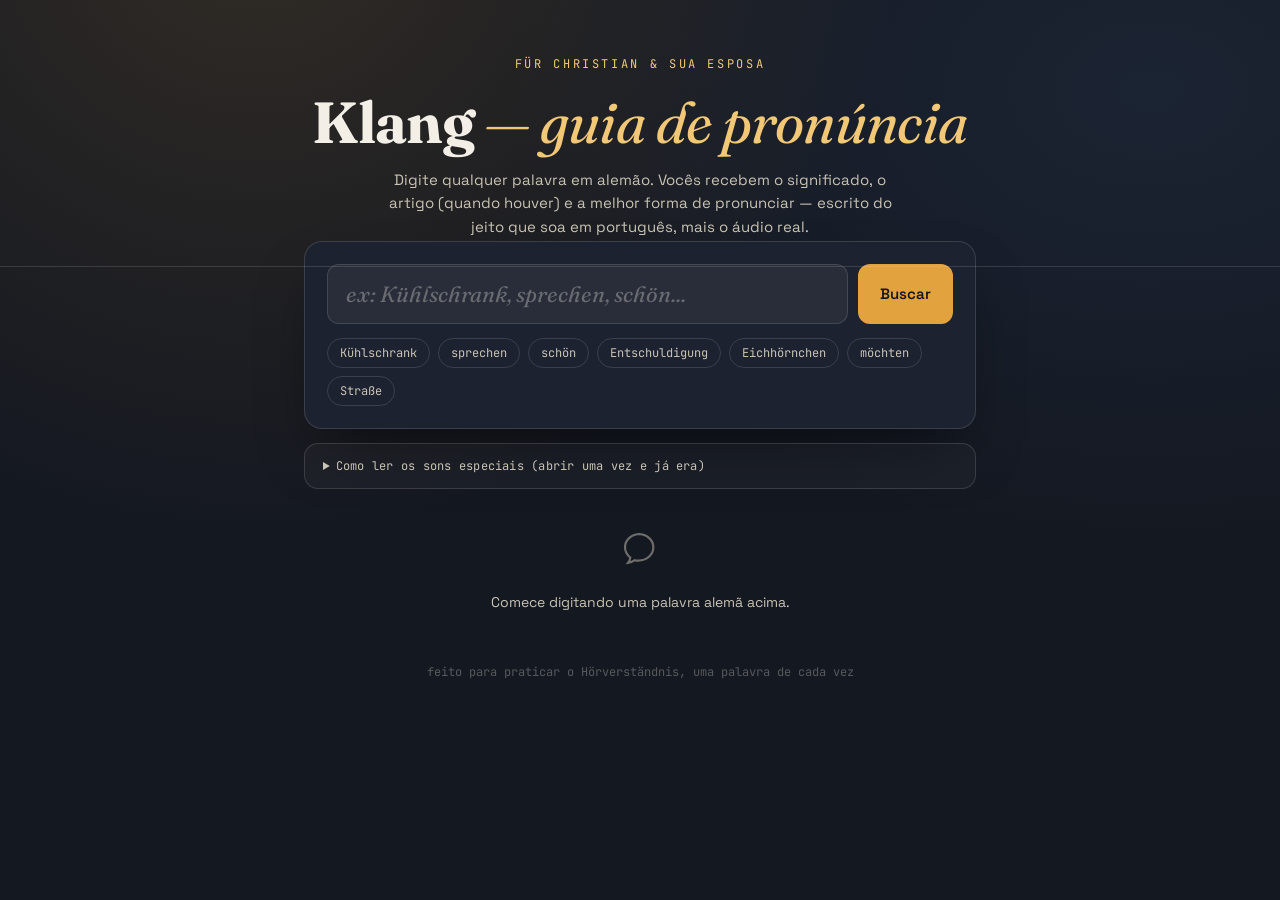
<file: pronuncia-alemao.html>
<!DOCTYPE html>
<html lang="pt-BR">
<head>
<meta charset="UTF-8">
<meta name="viewport" content="width=device-width, initial-scale=1.0">
<title>Klang — Guia de Pronúncia Alemã</title>
<link rel="preconnect" href="https://fonts.googleapis.com">
<link href="https://fonts.googleapis.com/css2?family=Fraunces:opsz,wght@9..144,400;9..144,600;9..144,700&family=Space+Grotesk:wght@400;500;600&family=JetBrains+Mono:wght@400;500;600&display=swap" rel="stylesheet">
<style>
  :root{
    --ink:#141821;
    --ink-soft:#1d2230;
    --paper:#f3efe6;
    --paper-dim:#c9c3b4;
    --amber:#e2a33e;
    --amber-soft:#f2c876;
    --der:#5b8fd4;
    --die:#d9636a;
    --das:#63b37a;
    --line: rgba(243,239,230,0.14);
  }
  *{box-sizing:border-box;}
  body{
    margin:0;
    background:
      radial-gradient(ellipse at 20% -10%, rgba(226,163,62,0.14), transparent 45%),
      radial-gradient(ellipse at 90% 10%, rgba(91,143,212,0.10), transparent 40%),
      var(--ink);
    color:var(--paper);
    font-family:'Space Grotesk', sans-serif;
    min-height:100vh;
    padding:0 0 80px;
  }
  header{
    padding:56px 24px 28px;
    text-align:center;
    border-bottom:1px solid var(--line);
    position:relative;
    overflow:hidden;
  }
  .eyebrow{
    font-family:'JetBrains Mono', monospace;
    font-size:12px;
    letter-spacing:0.22em;
    text-transform:uppercase;
    color:var(--amber-soft);
    margin-bottom:14px;
  }
  h1{
    font-family:'Fraunces', serif;
    font-weight:700;
    font-size:clamp(34px, 6vw, 58px);
    margin:0 0 10px;
    letter-spacing:-0.01em;
  }
  h1 em{
    font-style:italic;
    font-weight:400;
    color:var(--amber-soft);
  }
  .subtitle{
    color:var(--paper-dim);
    font-size:15px;
    max-width:520px;
    margin:0 auto;
    line-height:1.55;
  }

  .wrap{
    max-width:720px;
    margin:0 auto;
    padding:0 24px;
  }

  .search-box{
    margin-top:-26px;
    background:var(--ink-soft);
    border:1px solid var(--line);
    border-radius:18px;
    padding:22px;
    box-shadow:0 30px 60px -20px rgba(0,0,0,0.55);
  }
  .search-row{
    display:flex;
    gap:10px;
  }
  #wordInput{
    flex:1;
    background:rgba(243,239,230,0.05);
    border:1px solid var(--line);
    border-radius:12px;
    padding:15px 18px;
    font-family:'Fraunces', serif;
    font-size:22px;
    color:var(--paper);
    outline:none;
    transition:border-color .15s ease, background .15s ease;
  }
  #wordInput::placeholder{color:rgba(243,239,230,0.32); font-style:italic;}
  #wordInput:focus{border-color:var(--amber); background:rgba(226,163,62,0.06);}
  #searchBtn{
    background:var(--amber);
    color:var(--ink);
    border:none;
    border-radius:12px;
    padding:0 22px;
    font-family:'Space Grotesk', sans-serif;
    font-weight:600;
    font-size:15px;
    cursor:pointer;
    transition:transform .12s ease, background .12s ease;
  }
  #searchBtn:hover{background:var(--amber-soft); transform:translateY(-1px);}
  #searchBtn:active{transform:translateY(0);}

  .suggestions{
    display:flex;
    flex-wrap:wrap;
    gap:8px;
    margin-top:14px;
  }
  .chip{
    font-family:'JetBrains Mono', monospace;
    font-size:12px;
    padding:6px 12px;
    border:1px solid var(--line);
    border-radius:20px;
    color:var(--paper-dim);
    cursor:pointer;
    background:transparent;
    transition:all .12s ease;
  }
  .chip:hover{border-color:var(--amber-soft); color:var(--amber-soft);}

  .legend{
    margin-top:14px;
    background:rgba(243,239,230,0.03);
    border:1px solid var(--line);
    border-radius:14px;
    padding:14px 18px;
  }
  .legend summary{
    cursor:pointer;
    font-family:'JetBrains Mono', monospace;
    font-size:12px;
    color:var(--paper-dim);
    letter-spacing:0.02em;
  }
  .legend summary:hover{color:var(--amber-soft);}
  .legend-grid{
    display:grid;
    grid-template-columns:1fr 1fr;
    gap:8px 20px;
    margin-top:14px;
    font-size:13px;
    color:var(--paper-dim);
    line-height:1.5;
  }
  .legend-grid b, .legend-grid strong{color:var(--paper);}
  @media (max-width:520px){
    .legend-grid{grid-template-columns:1fr;}
  }

  /* RESULT CARD */
  #result{margin-top:26px;}
  .empty-state{
    margin-top:40px;
    text-align:center;
    color:var(--paper-dim);
    font-size:14px;
    line-height:1.7;
  }
  .empty-state svg{opacity:0.5; margin-bottom:14px;}

  .card{
    background:var(--ink-soft);
    border:1px solid var(--line);
    border-radius:18px;
    padding:30px;
    animation:rise .35s cubic-bezier(.2,.8,.2,1);
  }
  @keyframes rise{from{opacity:0; transform:translateY(10px);} to{opacity:1; transform:translateY(0);}}

  .card-top{
    display:flex;
    align-items:flex-start;
    justify-content:space-between;
    gap:16px;
    flex-wrap:wrap;
  }
  .badge{
    font-family:'JetBrains Mono', monospace;
    font-size:11px;
    letter-spacing:0.08em;
    text-transform:uppercase;
    padding:4px 10px;
    border-radius:20px;
    font-weight:600;
    display:inline-block;
  }
  .badge.der{background:rgba(91,143,212,0.16); color:var(--der);}
  .badge.die{background:rgba(217,99,106,0.16); color:var(--die);}
  .badge.das{background:rgba(99,179,122,0.16); color:var(--das);}
  .badge.type{background:rgba(243,239,230,0.08); color:var(--paper-dim); margin-left:6px;}

  .headword{
    font-family:'Fraunces', serif;
    font-weight:700;
    font-size:44px;
    margin:10px 0 4px;
    line-height:1.1;
  }
  .headword .article{color:var(--amber-soft); font-style:italic; font-weight:400; margin-right:10px;}

  .meaning{
    font-size:18px;
    color:var(--paper);
    margin-bottom:22px;
  }

  .play-btn{
    background:var(--amber);
    border:none;
    width:56px; height:56px;
    border-radius:50%;
    cursor:pointer;
    display:flex; align-items:center; justify-content:center;
    flex-shrink:0;
    transition:transform .12s ease, background .12s ease;
  }
  .play-btn:hover{transform:scale(1.06); background:var(--amber-soft);}
  .play-btn:active{transform:scale(0.97);}
  .play-btn svg{fill:var(--ink);}
  .play-btn.slow{background:transparent; border:1px solid var(--line); width:auto; height:auto; border-radius:20px; padding:8px 14px; font-family:'JetBrains Mono',monospace; font-size:12px; color:var(--paper-dim); gap:6px; display:inline-flex; align-items:center;}
  .play-btn.slow:hover{border-color:var(--amber-soft); color:var(--amber-soft); background:transparent;}
  .play-row{display:flex; align-items:center; gap:10px; margin-bottom:24px;}

  .section-label{
    font-family:'JetBrains Mono', monospace;
    font-size:11px;
    letter-spacing:0.12em;
    text-transform:uppercase;
    color:var(--amber-soft);
    margin-bottom:8px;
    margin-top:22px;
  }
  .phonetic-box{
    background:rgba(226,163,62,0.07);
    border:1px dashed rgba(226,163,62,0.35);
    border-radius:12px;
    padding:16px 18px;
    font-family:'JetBrains Mono', monospace;
    font-size:20px;
    letter-spacing:0.02em;
    color:var(--amber-soft);
  }
  .phonetic-hint{font-size:12px; color:var(--paper-dim); margin-top:6px; font-family:'Space Grotesk',sans-serif;}

  .example{
    background:rgba(243,239,230,0.04);
    border-radius:12px;
    padding:14px 18px;
    margin-top:8px;
  }
  .example .de{font-size:16px; margin-bottom:4px;}
  .example .pt{font-size:14px; color:var(--paper-dim); font-style:italic;}

  .tips{
    display:flex;
    flex-wrap:wrap;
    gap:8px;
    margin-top:8px;
  }
  .tip-pill{
    font-size:12px;
    background:rgba(217,99,106,0.10);
    color:#e79196;
    padding:6px 12px;
    border-radius:20px;
    border:1px solid rgba(217,99,106,0.25);
  }

  .not-found{
    font-size:13px;
    color:var(--paper-dim);
    margin-top:18px;
    line-height:1.6;
    border-top:1px solid var(--line);
    padding-top:16px;
  }

  /* HISTORY */
  .history{
    margin-top:28px;
  }
  .history-title{
    font-family:'JetBrains Mono', monospace;
    font-size:11px;
    letter-spacing:0.12em;
    text-transform:uppercase;
    color:var(--paper-dim);
    margin-bottom:10px;
  }
  .history-list{
    display:flex;
    flex-wrap:wrap;
    gap:8px;
  }
  .hist-chip{
    font-family:'Fraunces', serif;
    font-size:14px;
    padding:6px 14px;
    border-radius:20px;
    background:var(--ink-soft);
    border:1px solid var(--line);
    cursor:pointer;
    color:var(--paper);
  }
  .hist-chip:hover{border-color:var(--amber-soft);}

  footer{
    text-align:center;
    margin-top:50px;
    font-size:12px;
    color:rgba(243,239,230,0.3);
    font-family:'JetBrains Mono', monospace;
  }

  ::selection{background:var(--amber); color:var(--ink);}

  @media (max-width:480px){
    .headword{font-size:34px;}
    .card{padding:22px;}
  }
</style>
</head>
<body>

<header>
  <div class="eyebrow">für Christian &amp; sua esposa</div>
  <h1>Klang <em>— guia de pronúncia</em></h1>
  <p class="subtitle">Digite qualquer palavra em alemão. Vocês recebem o significado, o artigo (quando houver) e a melhor forma de pronunciar — escrito do jeito que soa em português, mais o áudio real.</p>
</header>

<div class="wrap">
  <div class="search-box">
    <div class="search-row">
      <input id="wordInput" type="text" placeholder="ex: Kühlschrank, sprechen, schön..." autocomplete="off" spellcheck="false">
      <button id="searchBtn">Buscar</button>
    </div>
    <div class="suggestions" id="suggestions"></div>
  </div>

  <details class="legend">
    <summary>Como ler os sons especiais (abrir uma vez e já era)</summary>
    <div class="legend-grid">
      <div><b>ch</b> depois de a/o/u → <b>rr</b> raspado no fundo da garganta</div>
      <div><b>ch</b> nos outros casos → <b>rr</b> bem fraco, quase um "h" chiado</div>
      <div><b>sch</b> → <b>ch</b> de "chuva"</div>
      <div><b>z</b> → <b>ts</b></div>
      <div><b>w</b> → <b>v</b></div>
      <div><b>v</b> → <b>f</b></div>
      <div><b>ei</b> → <b>ai</b></div>
      <div><b>eu / äu</b> → <b>oi</b></div>
      <div><b>ü</b> → diga "u" com os lábios em bico</div>
      <div><b>ö</b> → diga "ê" com os lábios em bico</div>
      <div><b>ä</b> → <b>é</b></div>
      <div><b>-er</b> no final → som fraco de <b>a</b></div>
      <div>A sílaba em <strong>MAIÚSCULA</strong> é a mais forte (tônica)</div>
    </div>
  </details>

  <div id="result">
    <div class="empty-state" id="emptyState">
      <svg width="40" height="40" viewBox="0 0 24 24" fill="none"><path d="M12 3C7 3 3 6.5 3 11c0 2.4 1.2 4.6 3.2 6.1-.1.9-.5 2.1-1.4 3.2 1.6-.2 3-.9 4-1.6.7.2 1.4.3 2.2.3 5 0 9-3.5 9-8s-4-8-9-8z" stroke="#c9c3b4" stroke-width="1.3"/></svg>
      <div>Comece digitando uma palavra alemã acima.</div>
    </div>
  </div>

  <div class="history" id="historyWrap" style="display:none;">
    <div class="history-title">Buscadas nesta sessão</div>
    <div class="history-list" id="historyList"></div>
  </div>
</div>

<footer>feito para praticar o Hörverständnis, uma palavra de cada vez</footer>

<script>
/* ---------------------------------------------------------
   DICIONÁRIO CURADO — significado + dicas manuais quando o
   algoritmo genérico não é suficiente (ex: irregularidades)
--------------------------------------------------------- */
const DICT = [
  // saudações e social
  ["Hallo","","interjeição","olá","Hallo, wie geht's?","Olá, como vai?"],
  ["Tschüss","","interjeição","tchau (informal)","Tschüss, bis morgen!","Tchau, até amanhã!"],
  ["Danke","","interjeição","obrigado(a)","Danke schön!","Muito obrigado!"],
  ["Bitte","","interjeição","por favor / de nada","Bitte sehr.","Por favor / De nada."],
  ["Entschuldigung","die","substantivo","desculpa / com licença","Entschuldigung, wo ist der Bahnhof?","Com licença, onde fica a estação?"],
  ["Freund","der","substantivo","amigo","Er ist mein bester Freund.","Ele é meu melhor amigo."],
  ["Freundin","die","substantivo","amiga / namorada","Meine Freundin kommt heute.","Minha amiga/namorada vem hoje."],
  ["Familie","die","substantivo","família","Ich liebe meine Familie.","Eu amo minha família."],

  // pronomes
  ["ich","","pronome","eu","Ich bin müde.","Eu estou cansado."],
  ["du","","pronome","tu / você (informal)","Wie heißt du?","Qual é o seu nome?"],
  ["er","","pronome","ele","Er wohnt in Berlin.","Ele mora em Berlim."],
  ["sie","","pronome","ela / eles/elas","Sie ist nett.","Ela é gentil."],
  ["wir","","pronome","nós","Wir gehen ins Kino.","Nós vamos ao cinema."],
  ["ihr","","pronome","vós / vocês","Ihr seid willkommen.","Vocês são bem-vindos."],

  // verbos essenciais
  ["sein","","verbo","ser / estar","Ich bin glücklich.","Eu estou feliz."],
  ["haben","","verbo","ter","Wir haben Zeit.","Nós temos tempo."],
  ["gehen","","verbo","ir / andar","Wohin gehst du?","Para onde você vai?"],
  ["kommen","","verbo","vir","Kommst du mit?","Você vem junto?"],
  ["machen","","verbo","fazer","Was machst du heute?","O que você vai fazer hoje?"],
  ["sprechen","","verbo","falar","Sprichst du Deutsch?","Você fala alemão?"],
  ["verstehen","","verbo","entender","Ich verstehe das nicht.","Eu não entendo isso."],
  ["essen","","verbo","comer","Wir essen zusammen.","Nós comemos juntos."],
  ["trinken","","verbo","beber","Ich trinke gern Kaffee.","Eu gosto de beber café."],
  ["wohnen","","verbo","morar","Wo wohnst du?","Onde você mora?"],
  ["arbeiten","","verbo","trabalhar","Ich arbeite viel.","Eu trabalho muito."],
  ["lernen","","verbo","aprender","Wir lernen Deutsch.","Nós estamos aprendendo alemão."],
  ["spielen","","verbo","jogar / brincar","Er spielt Fußball.","Ele joga futebol."],
  ["lieben","","verbo","amar","Ich liebe dich.","Eu te amo."],
  ["mögen","","verbo","gostar","Ich mag dieses Lied.","Eu gosto dessa música."],
  ["brauchen","","verbo","precisar","Ich brauche Hilfe.","Eu preciso de ajuda."],
  ["können","","verbo","poder / saber (habilidade)","Kannst du schwimmen?","Você sabe nadar?"],
  ["wollen","","verbo","querer","Ich will das nicht.","Eu não quero isso."],
  ["müssen","","verbo","ter que / dever","Ich muss gehen.","Eu tenho que ir."],
  ["wissen","","verbo","saber (fato)","Ich weiß es nicht.","Eu não sei."],
  ["sehen","","verbo","ver","Ich sehe dich.","Eu te vejo."],
  ["hören","","verbo","ouvir","Hörst du Musik?","Você está ouvindo música?"],
  ["schreiben","","verbo","escrever","Ich schreibe einen Brief.","Eu escrevo uma carta."],
  ["lesen","","verbo","ler","Sie liest ein Buch.","Ela lê um livro."],
  ["kaufen","","verbo","comprar","Wir kaufen Brot.","Nós compramos pão."],
  ["helfen","","verbo","ajudar","Kannst du mir helfen?","Você pode me ajudar?"],
  ["finden","","verbo","achar / encontrar","Ich finde das gut.","Eu acho isso bom."],
  ["glauben","","verbo","acreditar / achar","Ich glaube dir.","Eu acredito em você."],
  ["fahren","","verbo","dirigir / viajar (veículo)","Wir fahren nach Berlin.","Nós vamos a Berlim (de carro/trem)."],
  ["fliegen","","verbo","voar","Der Vogel fliegt hoch.","O pássaro voa alto."],
  ["schlafen","","verbo","dormir","Ich schlafe früh.","Eu durmo cedo."],
  ["aufstehen","","verbo","levantar-se (verbo separável)","Ich stehe um sieben auf.","Eu levanto às sete."],
  ["anrufen","","verbo","ligar (telefone, verbo separável)","Ich rufe dich an.","Eu vou te ligar."],

  // substantivos do dia a dia — der
  ["Tisch","der","substantivo","mesa","Das Buch liegt auf dem Tisch.","O livro está sobre a mesa."],
  ["Stuhl","der","substantivo","cadeira","Setz dich auf den Stuhl.","Sente-se na cadeira."],
  ["Mann","der","substantivo","homem","Der Mann ist groß.","O homem é alto."],
  ["Tag","der","substantivo","dia","Heute ist ein schöner Tag.","Hoje é um belo dia."],
  ["Abend","der","substantivo","noite (entardecer)","Guten Abend!","Boa noite! (ao chegar)"],
  ["Morgen","der","substantivo","manhã","Guten Morgen!","Bom dia!"],
  ["Kaffee","der","substantivo","café","Ich trinke morgens Kaffee.","Eu bebo café de manhã."],
  ["Wein","der","substantivo","vinho","Wir trinken Wein zum Essen.","Bebemos vinho na refeição."],
  ["Freund","der","substantivo","amigo","Ein guter Freund hilft immer.","Um bom amigo sempre ajuda."],
  ["Job","der","substantivo","emprego","Er hat einen neuen Job.","Ele tem um novo emprego."],
  ["Computer","der","substantivo","computador","Der Computer ist kaputt.","O computador está quebrado."],
  ["Garten","der","substantivo","jardim","Wir sitzen im Garten.","Nós sentamos no jardim."],
  ["Hund","der","substantivo","cachorro","Der Hund bellt laut.","O cachorro late alto."],
  ["Regen","der","substantivo","chuva","Der Regen fällt stark.","A chuva cai forte."],
  ["Sommer","der","substantivo","verão","Im Sommer ist es heiß.","No verão faz calor."],
  ["Winter","der","substantivo","inverno","Der Winter ist kalt.","O inverno é frio."],
  ["Fußball","der","substantivo","futebol","Er spielt gern Fußball.","Ele gosta de jogar futebol."],
  ["Bahnhof","der","substantivo","estação de trem","Der Bahnhof ist nah.","A estação é perto."],
  ["Käse","der","substantivo","queijo","Ich mag Käse sehr.","Eu gosto muito de queijo."],

  // substantivos — die
  ["Frau","die","substantivo","mulher / senhora","Die Frau lächelt.","A mulher sorri."],
  ["Zeit","die","substantivo","tempo (duração)","Ich habe keine Zeit.","Eu não tenho tempo."],
  ["Woche","die","substantivo","semana","Nächste Woche fahre ich weg.","Semana que vem eu viajo."],
  ["Stadt","die","substantivo","cidade","Berlin ist eine große Stadt.","Berlim é uma cidade grande."],
  ["Schule","die","substantivo","escola","Die Kinder gehen zur Schule.","As crianças vão à escola."],
  ["Küche","die","substantivo","cozinha","Sie kocht in der Küche.","Ela cozinha na cozinha."],
  ["Tür","die","substantivo","porta","Mach die Tür zu.","Feche a porta."],
  ["Straße","die","substantivo","rua","Die Straße ist leer.","A rua está vazia."],
  ["Sonne","die","substantivo","sol","Die Sonne scheint heute.","O sol está brilhando hoje."],
  ["Nacht","die","substantivo","noite","Gute Nacht!","Boa noite! (ao dormir)"],
  ["Arbeit","die","substantivo","trabalho","Die Arbeit macht Spaß.","O trabalho é divertido."],
  ["Wohnung","die","substantivo","apartamento","Unsere Wohnung ist klein.","Nosso apartamento é pequeno."],
  ["Sprache","die","substantivo","idioma / língua","Deutsch ist eine schöne Sprache.","Alemão é uma língua bonita."],
  ["Liebe","die","substantivo","amor","Liebe braucht Geduld.","O amor precisa de paciência."],
  ["Musik","die","substantivo","música","Ich höre gern Musik.","Eu gosto de ouvir música."],
  ["Zeitung","die","substantivo","jornal","Er liest die Zeitung.","Ele lê o jornal."],
  ["Reise","die","substantivo","viagem","Die Reise war lang.","A viagem foi longa."],
  ["Wand","die","substantivo","parede","Das Bild hängt an der Wand.","O quadro está pendurado na parede."],

  // substantivos — das
  ["Haus","das","substantivo","casa","Das Haus ist groß.","A casa é grande."],
  ["Buch","das","substantivo","livro","Das Buch ist interessant.","O livro é interessante."],
  ["Wasser","das","substantivo","água","Ich trinke viel Wasser.","Eu bebo muita água."],
  ["Brot","das","substantivo","pão","Das Brot ist frisch.","O pão está fresco."],
  ["Kind","das","substantivo","criança","Das Kind spielt draußen.","A criança brinca lá fora."],
  ["Jahr","das","substantivo","ano","Nächstes Jahr reisen wir.","Ano que vem nós viajamos."],
  ["Land","das","substantivo","país","Deutschland ist ein schönes Land.","A Alemanha é um belo país."],
  ["Zimmer","das","substantivo","quarto / cômodo","Mein Zimmer ist ordentlich.","Meu quarto está arrumado."],
  ["Fenster","das","substantivo","janela","Mach das Fenster auf.","Abra a janela."],
  ["Wetter","das","substantivo","tempo (clima)","Das Wetter ist schön.","O tempo está bom."],
  ["Auto","das","substantivo","carro","Das Auto ist neu.","O carro é novo."],
  ["Handy","das","substantivo","celular","Mein Handy ist leer (Akku).","Meu celular está sem bateria."],
  ["Bier","das","substantivo","cerveja","Wir trinken ein Bier.","Nós bebemos uma cerveja."],
  ["Frühstück","das","substantivo","café da manhã","Das Frühstück ist fertig.","O café da manhã está pronto."],
  ["Restaurant","das","substantivo","restaurante","Wir essen im Restaurant.","Nós comemos no restaurante."],
  ["Spiel","das","substantivo","jogo","Das Spiel war spannend.","O jogo foi emocionante."],
  ["Geld","das","substantivo","dinheiro","Ich habe kein Geld dabei.","Eu não tenho dinheiro comigo."],
  ["Bett","das","substantivo","cama","Ich gehe ins Bett.","Eu vou para a cama."],

  // adjetivos
  ["gut","","adjetivo","bom","Das schmeckt gut.","Isso está gostoso."],
  ["schlecht","","adjetivo","ruim","Mir geht es schlecht.","Eu não estou bem."],
  ["groß","","adjetivo","grande / alto","Das Haus ist groß.","A casa é grande."],
  ["klein","","adjetivo","pequeno","Der Hund ist klein.","O cachorro é pequeno."],
  ["schön","","adjetivo","bonito(a)","Das ist ein schönes Bild.","Isso é um belo quadro."],
  ["neu","","adjetivo","novo","Ich habe ein neues Auto.","Eu tenho um carro novo."],
  ["alt","","adjetivo","velho / antigo","Das Buch ist sehr alt.","O livro é muito antigo."],
  ["schnell","","adjetivo","rápido","Er läuft schnell.","Ele corre rápido."],
  ["langsam","","adjetivo","devagar","Sprich bitte langsam.","Fale devagar, por favor."],
  ["wichtig","","adjetivo","importante","Das ist sehr wichtig.","Isso é muito importante."],
  ["einfach","","adjetivo","fácil / simples","Die Aufgabe ist einfach.","A tarefa é fácil."],
  ["schwierig","","adjetivo","difícil","Deutsch ist manchmal schwierig.","Alemão às vezes é difícil."],
  ["glücklich","","adjetivo","feliz","Ich bin sehr glücklich.","Eu estou muito feliz."],
  ["müde","","adjetivo","cansado","Ich bin heute müde.","Eu estou cansado hoje."],
  ["hungrig","","adjetivo","com fome","Bist du hungrig?","Você está com fome?"],
  ["durstig","","adjetivo","com sede","Ich bin durstig.","Eu estou com sede."],
  ["kalt","","adjetivo","frio","Das Wasser ist kalt.","A água está fria."],
  ["heiß","","adjetivo","quente","Der Kaffee ist heiß.","O café está quente."],
  ["billig","","adjetivo","barato","Das Hotel ist billig.","O hotel é barato."],
  ["teuer","","adjetivo","caro","Das Auto ist teuer.","O carro é caro."],

  // números
  ["eins","","número","um","Ich habe eins.","Eu tenho um."],
  ["zwei","","número","dois","Wir sind zwei.","Nós somos dois."],
  ["drei","","número","três","Drei Kaffee, bitte.","Três cafés, por favor."],
  ["vier","","número","quatro","Es ist vier Uhr.","São quatro horas."],
  ["fünf","","número","cinco","Fünf Minuten noch.","Mais cinco minutos."],
  ["sechs","","número","seis","Sechs Personen.","Seis pessoas."],
  ["sieben","","número","sete","Um sieben Uhr.","Às sete horas."],
  ["acht","","número","oito","Acht Tage.","Oito dias."],
  ["neun","","número","nove","Neun Euro.","Nove euros."],
  ["zehn","","número","dez","Zehn Minuten.","Dez minutos."],

  // palavras de pergunta
  ["was","","pronome","o que","Was ist das?","O que é isso?"],
  ["wer","","pronome","quem","Wer ist das?","Quem é esse?"],
  ["wo","","advérbio","onde","Wo bist du?","Onde você está?"],
  ["wann","","advérbio","quando","Wann kommst du?","Quando você vem?"],
  ["warum","","advérbio","por quê","Warum lachst du?","Por que você está rindo?"],
  ["wie","","advérbio","como","Wie geht's?","Como vai?"],
  ["welche","","pronome","qual","Welche Farbe magst du?","Qual cor você gosta?"],

  // conectores úteis
  ["und","","conjunção","e","Ich und du.","Eu e você."],
  ["aber","","conjunção","mas","Ich will, aber ich kann nicht.","Eu quero, mas não posso."],
  ["oder","","conjunção","ou","Tee oder Kaffee?","Chá ou café?"],
  ["weil","","conjunção","porque","Ich bleibe, weil es regnet.","Eu fico porque está chovendo."],
  ["dass","","conjunção","que (subordinação)","Ich glaube, dass es geht.","Eu acredito que vai dar certo."],
  ["auch","","advérbio","também","Ich mag das auch.","Eu também gosto disso."],
  ["schon","","advérbio","já","Ich bin schon fertig.","Eu já terminei."],
  ["noch","","advérbio","ainda","Ich bin noch hier.","Eu ainda estou aqui."],
  ["immer","","advérbio","sempre","Er kommt immer spät.","Ele sempre chega tarde."],
  ["nie","","advérbio","nunca","Ich lüge nie.","Eu nunca minto."],

  // palavras notoriamente difíceis de pronunciar (ótimas p/ praticar)
  ["Eichhörnchen","das","substantivo","esquilo","Das Eichhörnchen läuft schnell.","O esquilo corre rápido."],
  ["Streichholzschächtelchen","das","substantivo","caixinha de fósforos (trava-língua clássico)","Das ist ein Streichholzschächtelchen.","Isso é uma caixinha de fósforos."],
  ["Kühlschrank","der","substantivo","geladeira","Der Kühlschrank ist leer.","A geladeira está vazia."],
  ["Geschwindigkeit","die","substantivo","velocidade","Die Geschwindigkeit ist hoch.","A velocidade está alta."],
  ["Entschuldigung","die","substantivo","desculpa / com licença","Entschuldigung für die Verspätung.","Desculpe pelo atraso."],
  ["Frühstück","das","substantivo","café da manhã","Ich mache das Frühstück.","Eu faço o café da manhã."],
  ["möchten","","verbo","gostaria (forma educada de querer)","Ich möchte einen Kaffee.","Eu gostaria de um café."],
  ["wünschen","","verbo","desejar","Ich wünsche dir alles Gute.","Eu desejo tudo de bom para você."],
];

/* index rápido, primeira ocorrência de cada palavra (case-insensitive) */
const DICT_MAP = {};
DICT.forEach(entry => {
  const key = entry[0].toLowerCase();
  if(!DICT_MAP[key]) DICT_MAP[key] = entry;
});

/* ---------------------------------------------------------
   MOTOR FONÉTICO — transliteração aproximada alemão -> "como
   um leitor de português leria em voz alta"
   Não é IPA; é uma aproximação pedagógica, sempre reforçada
   pelo áudio real via Web Speech API.
--------------------------------------------------------- */
const VOWELS = "aeiouáéíóúêâãõ";

function isVowel(ch){ return VOWELS.includes(ch); }

/* Divide a palavra já transliterada em sílabas simples,
   seguindo a lógica: consoante única passa pra sílaba seguinte,
   consoante dobrada (mesma letra) se divide ao meio,
   cluster de consoantes diferentes: a última fica com a sílaba seguinte. */
function splitSyllables(s){
  const groups = [];
  let i = 0;
  while(i < s.length){
    if(isVowel(s[i])){
      let start = i;
      while(i < s.length && isVowel(s[i])) i++;
      groups.push({type:"v", text:s.slice(start,i)});
    } else {
      let start = i;
      while(i < s.length && !isVowel(s[i])) i++;
      groups.push({type:"c", text:s.slice(start,i)});
    }
  }

  const vowelIdx = groups.map((g,idx)=> g.type === "v" ? idx : -1).filter(idx => idx >= 0);
  if(vowelIdx.length === 0) return [s];

  let syllables = [];
  let carry = "";

  for(let k=0; k<vowelIdx.length; k++){
    const vi = vowelIdx[k];
    let syl = carry + groups[vi].text;
    carry = "";
    const nextVi = vowelIdx[k+1];
    if(nextVi === undefined){
      for(let gi=vi+1; gi<groups.length; gi++) syl += groups[gi].text;
    } else {
      let cluster = "";
      for(let gi=vi+1; gi<nextVi; gi++) cluster += groups[gi].text;
      if(cluster.length === 1){
        carry = cluster;
      } else if(cluster.length >= 2 && cluster[0] === cluster[1]){
        syl += cluster[0];
        carry = cluster.slice(1);
      } else if(cluster.length >= 2){
        syl += cluster.slice(0, -1);
        carry = cluster.slice(-1);
      }
    }
    syllables.push(syl);
  }

  const firstVi = vowelIdx[0];
  if(firstVi > 0){
    let lead = "";
    for(let gi=0; gi<firstVi; gi++) lead += groups[gi].text;
    syllables[0] = lead + syllables[0];
  }

  return syllables.filter(x => x.length > 0);
}

const UNSTRESSED_PREFIXES = ["ge","be","emp","ent","er","ver","zer","miss"];

function toApproxPhonetic(raw){
  let original = raw.trim().toLowerCase();
  let s = original;

  // protege combinações que não podem ser reprocessadas por regras seguintes
  s = s.replace(/tsch/g, "§1§");
  s = s.replace(/sch/g, "§2§");
  s = s.replace(/([aou])ch/g, "$1§3§");   // ch forte (gutural) depois de a/o/u
  s = s.replace(/ch/g, "§4§");             // ch suave

  // combinações vocálicas (antes das trocas de vogal simples)
  s = s.replace(/äu/g, "oi");
  s = s.replace(/eu/g, "oi");
  s = s.replace(/ei|ey/g, "ai");
  s = s.replace(/ie/g, "i");
  s = s.replace(/ig\b/g, "i§4§");  // -ig final soa como "i" + ch suave

  // outras combinações de consoantes
  s = s.replace(/ck/g, "k");
  s = s.replace(/qu/g, "kv");
  s = s.replace(/ph/g, "f");
  s = s.replace(/th/g, "t");
  s = s.replace(/dt/g, "t");
  s = s.replace(/tz/g, "ts");
  s = s.replace(/ß/g, "ss");

  // letras isoladas
  s = s.replace(/z/g, "ts");
  s = s.replace(/v/g, "f");
  s = s.replace(/w/g, "v");
  s = s.replace(/j/g, "i");
  s = s.replace(/y/g, "i");
  s = s.replace(/ä/g, "é");
  s = s.replace(/ö/g, "ê");
  s = s.replace(/ü/g, "u");

  // final "-er" soa quase como "a" fraco
  s = s.replace(/er\b/g, "a");

  // h mudo depois de vogal (indica vogal longa)
  s = s.replace(/([aeiouéêáíóú])h/g, "$1");

  // "tch" e "ch" (de sch) precisam virar um único símbolo antes de
  // dividir em sílabas, senão a divisão corta o som ao meio.
  // ch-forte/ch-suave viram "rr" direto — duas letras, tudo bem dividir.
  s = s.replace(/§1§/g, "\u0001");
  s = s.replace(/§2§/g, "\u0002");
  s = s.replace(/§3§/g, "rr");
  s = s.replace(/§4§/g, "rr");

  const syllables = splitSyllables(s).map(syl =>
    syl.replace(/\u0001/g, "tch").replace(/\u0002/g, "ch")
  );

  // define a sílaba tônica
  let stressIndex = 0;
  const prefixHit = UNSTRESSED_PREFIXES.find(p => original.startsWith(p) && original.length > p.length + 2);
  if(prefixHit && syllables.length > 1) stressIndex = 1;

  const displaySyllables = syllables.map((syl, idx) => {
    return idx === stressIndex ? `<strong>${syl.toUpperCase()}</strong>` : syl.toLowerCase();
  });

  return { phonetic: displaySyllables.join("-"), plain: syllables.join("") };
}

/* ---------------------------------------------------------
   ÁUDIO — Web Speech API
--------------------------------------------------------- */
let germanVoice = null;
function loadVoices(){
  const voices = window.speechSynthesis.getVoices();
  germanVoice = voices.find(v => v.lang === "de-DE") || voices.find(v => v.lang && v.lang.startsWith("de")) || null;
}
if("speechSynthesis" in window){
  loadVoices();
  window.speechSynthesis.onvoiceschanged = loadVoices;
}
function speak(text, rate){
  if(!("speechSynthesis" in window)) return;
  window.speechSynthesis.cancel();
  const u = new SpeechSynthesisUtterance(text);
  u.lang = "de-DE";
  if(germanVoice) u.voice = germanVoice;
  u.rate = rate || 0.85;
  window.speechSynthesis.speak(u);
}

/* ---------------------------------------------------------
   BUSCA / RENDER
--------------------------------------------------------- */
const wordInput = document.getElementById("wordInput");
const searchBtn = document.getElementById("searchBtn");
const resultEl = document.getElementById("result");
const emptyState = document.getElementById("emptyState");
const historyWrap = document.getElementById("historyWrap");
const historyList = document.getElementById("historyList");
const suggestionsEl = document.getElementById("suggestions");

let history = [];

const STARTER_WORDS = ["Kühlschrank","sprechen","schön","Entschuldigung","Eichhörnchen","möchten","Straße"];
STARTER_WORDS.forEach(w=>{
  const chip = document.createElement("button");
  chip.className = "chip";
  chip.textContent = w;
  chip.onclick = ()=>{ wordInput.value = w; runSearch(); };
  suggestionsEl.appendChild(chip);
});

function articleColorClass(article){
  if(article === "der") return "der";
  if(article === "die") return "die";
  if(article === "das") return "das";
  return "";
}

function render(word){
  const key = word.toLowerCase();
  const entry = DICT_MAP[key];
  const { phonetic, plain } = toApproxPhonetic(word);

  emptyState.style.display = "none";
  resultEl.innerHTML = "";

  const card = document.createElement("div");
  card.className = "card";

  let topHTML = "";
  if(entry){
    const [w, article, type, meaning] = entry;
    if(article){
      topHTML += `<span class="badge ${articleColorClass(article)}">${article}</span>`;
    }
    topHTML += `<span class="badge type">${type}</span>`;
  }

  const headwordArticle = entry && entry[1] ? `<span class="article">${entry[1]}</span>` : "";

  card.innerHTML = `
    <div class="card-top">
      <div>${topHTML}</div>
    </div>
    <div class="headword">${headwordArticle}${word}</div>
    <div class="meaning">${entry ? entry[3] : "Significado não está no dicionário local — mas a pronúncia abaixo funciona igual."}</div>

    <div class="play-row">
      <button class="play-btn" id="playNormal" title="Ouvir">
        <svg width="20" height="20" viewBox="0 0 24 24"><path d="M8 5v14l11-7z"/></svg>
      </button>
      <button class="play-btn slow" id="playSlow">🐢 devagar</button>
    </div>

    <div class="section-label">Como pronunciar (leia como português)</div>
    <div class="phonetic-box">${phonetic}</div>
    <div class="phonetic-hint">A sílaba em maiúscula é a mais forte. O botão de áudio acima toca a pronúncia real.</div>

    ${entry && entry[4] ? `
      <div class="section-label">Exemplo</div>
      <div class="example">
        <div class="de">${entry[4]}</div>
        <div class="pt">${entry[5]}</div>
      </div>
    ` : ""}

    ${!entry ? `<div class="not-found">Essa palavra não está no dicionário curado ainda — se quiser, me peçam para adicionar mais palavras ao arquivo. Mesmo assim, o áudio acima já usa a pronúncia real do alemão.</div>` : ""}
  `;

  resultEl.appendChild(card);

  document.getElementById("playNormal").onclick = ()=> speak(word, 0.9);
  document.getElementById("playSlow").onclick = ()=> speak(word, 0.55);

  // histórico
  if(!history.includes(word)){
    history.unshift(word);
    if(history.length > 12) history.pop();
    renderHistory();
  }
}

function renderHistory(){
  if(history.length === 0){ historyWrap.style.display = "none"; return; }
  historyWrap.style.display = "block";
  historyList.innerHTML = "";
  history.forEach(w=>{
    const chip = document.createElement("button");
    chip.className = "hist-chip";
    chip.textContent = w;
    chip.onclick = ()=>{ wordInput.value = w; runSearch(); };
    historyList.appendChild(chip);
  });
}

function runSearch(){
  const word = wordInput.value.trim();
  if(!word) return;
  render(word);
}

searchBtn.onclick = runSearch;
wordInput.addEventListener("keydown", (e)=>{
  if(e.key === "Enter") runSearch();
});
</script>
</body>
</html>
</file>
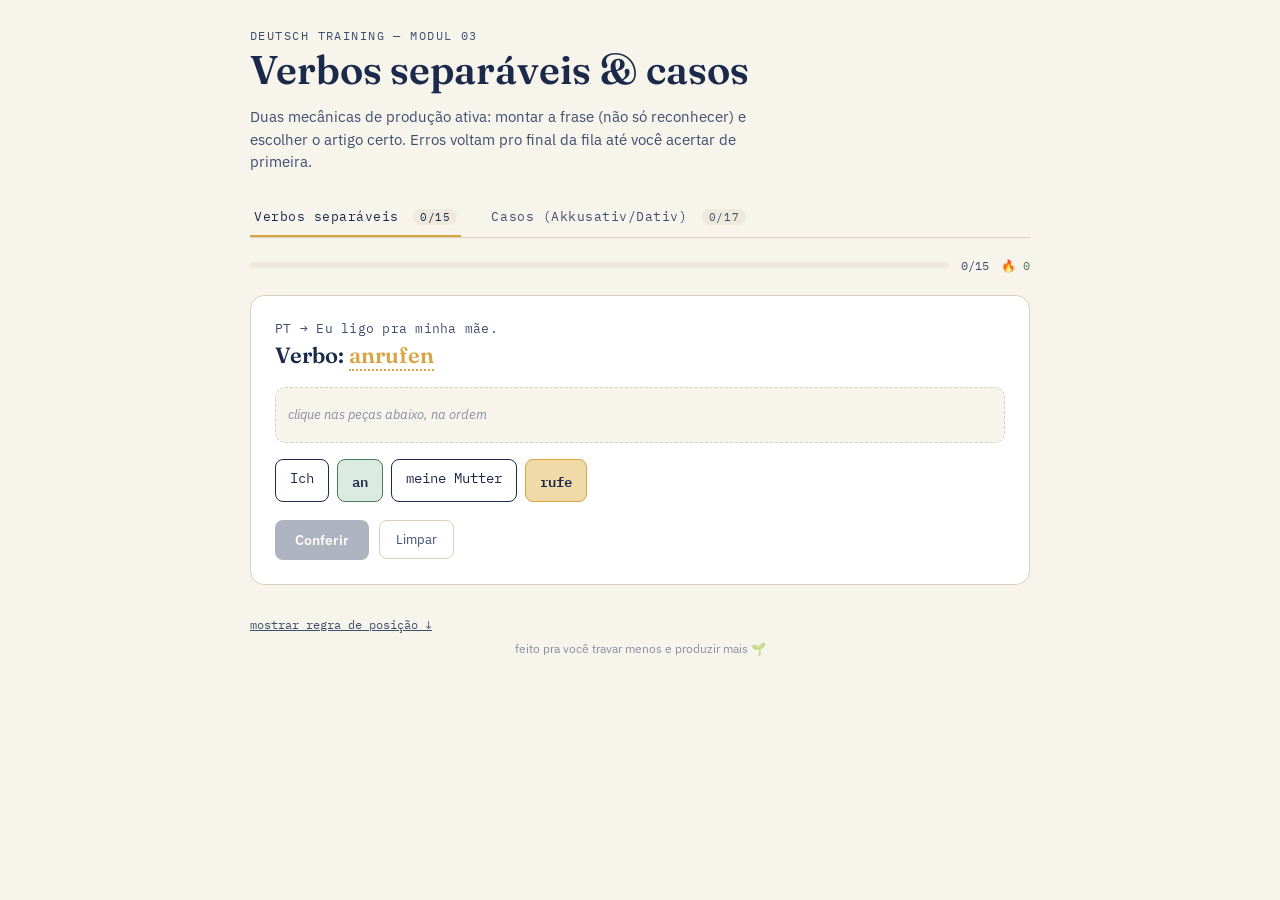
<file: treino-alemao_verbos separaveis e casos do alemao.html>
<!DOCTYPE html>
<html lang="pt-BR">
<head>
<meta charset="UTF-8">
<meta name="viewport" content="width=device-width, initial-scale=1.0">
<title>Verbos Separáveis & Casos — Treino</title>
<link rel="preconnect" href="https://fonts.googleapis.com">
<link rel="preconnect" href="https://fonts.gstatic.com" crossorigin>
<link href="https://fonts.googleapis.com/css2?family=Fraunces:opsz,wght@9..144,400;9..144,600;9..144,700&family=IBM+Plex+Sans:wght@400;500;600;700&family=IBM+Plex+Mono:wght@400;500;600&display=swap" rel="stylesheet">
<style>
  :root{
    --paper:#F7F4EC;
    --paper-dim:#EEE9DB;
    --ink:#1B2A4A;
    --ink-soft:#3E4E6E;
    --gold:#D9A441;
    --gold-soft:#F0DBA8;
    --green:#4C7A5E;
    --green-soft:#DCEBE2;
    --terracotta:#C1502E;
    --terracotta-soft:#F5DDD4;
    --line:#D8D0BC;
  }
  *{box-sizing:border-box;}
  body{
    margin:0;
    background:var(--paper);
    color:var(--ink);
    font-family:'IBM Plex Sans', sans-serif;
    -webkit-font-smoothing:antialiased;
  }
  .app{max-width:820px;margin:0 auto;padding:28px 20px 80px;}

  header{margin-bottom:20px;}
  .eyebrow{
    font-family:'IBM Plex Mono',monospace;
    font-size:12px;
    letter-spacing:.12em;
    text-transform:uppercase;
    color:var(--ink-soft);
    margin-bottom:6px;
  }
  h1{
    font-family:'Fraunces',serif;
    font-weight:600;
    font-size:clamp(28px,5vw,40px);
    margin:0 0 8px;
    line-height:1.05;
  }
  .sub{color:var(--ink-soft);font-size:15px;line-height:1.5;max-width:56ch;}

  .tabs{
    display:flex;gap:8px;margin:24px 0 20px;
    border-bottom:1px solid var(--line);
  }
  .tab{
    font-family:'IBM Plex Mono',monospace;
    font-size:13px;
    letter-spacing:.04em;
    background:none;border:none;cursor:pointer;
    padding:10px 4px;margin-right:18px;
    color:var(--ink-soft);
    border-bottom:2px solid transparent;
    transition:color .15s ease, border-color .15s ease;
  }
  .tab.active{color:var(--ink);border-color:var(--gold);}
  .tab .n{
    display:inline-block;background:var(--paper-dim);
    border-radius:20px;padding:1px 7px;margin-left:6px;font-size:11px;
  }

  .panel{display:none;}
  .panel.active{display:block;}

  .card{
    background:#fff;
    border:1px solid var(--line);
    border-radius:14px;
    padding:24px;
    margin-bottom:18px;
  }

  .progress-row{display:flex;align-items:center;gap:12px;margin-bottom:22px;}
  .progress-track{flex:1;height:6px;background:var(--paper-dim);border-radius:6px;overflow:hidden;}
  .progress-fill{height:100%;background:var(--gold);border-radius:6px;transition:width .35s ease;}
  .progress-label{font-family:'IBM Plex Mono',monospace;font-size:12px;color:var(--ink-soft);white-space:nowrap;}
  .streak{font-family:'IBM Plex Mono',monospace;font-size:12px;color:var(--green);white-space:nowrap;}

  /* ---- Verb builder ---- */
  .prompt-pt{
    font-size:13px;color:var(--ink-soft);font-family:'IBM Plex Mono',monospace;
    letter-spacing:.02em;margin-bottom:4px;
  }
  .prompt-verb{
    font-family:'Fraunces',serif;font-size:22px;font-weight:600;margin-bottom:18px;
  }
  .prompt-verb .infin{color:var(--gold);border-bottom:2px dotted var(--gold);}

  .assembly{
    display:flex;flex-wrap:wrap;gap:8px;
    min-height:56px;
    padding:12px;
    background:var(--paper);
    border:1.5px dashed var(--line);
    border-radius:10px;
    margin-bottom:16px;
    align-items:center;
  }
  .assembly.endzone-hint::after{
    content:"→ zona final: separável cai aqui";
    font-family:'IBM Plex Mono',monospace;
    font-size:11px;color:var(--ink-soft);opacity:.6;margin-left:auto;
  }
  .assembly-empty{color:var(--ink-soft);font-size:13px;font-style:italic;opacity:.6;}

  .word-pool{display:flex;flex-wrap:wrap;gap:8px;margin-bottom:18px;}
  .chip{
    font-family:'IBM Plex Mono',monospace;
    font-size:14px;
    padding:9px 14px;
    border-radius:8px;
    border:1.5px solid var(--ink);
    background:#fff;
    cursor:pointer;
    user-select:none;
    transition:transform .1s ease, background .15s ease;
  }
  .chip:hover{transform:translateY(-2px);}
  .chip:active{transform:translateY(0);}
  .chip.placed{opacity:0;pointer-events:none;}
  .chip.verb-piece{border-color:var(--gold);background:var(--gold-soft);font-weight:600;}
  .chip.prefix-piece{border-color:var(--green);background:var(--green-soft);font-weight:600;}
  .chip.in-assembly{cursor:pointer;}
  .chip.in-assembly.verb-piece{background:var(--gold-soft);}
  .chip.in-assembly.prefix-piece{background:var(--green-soft);}

  .row-actions{display:flex;gap:10px;align-items:center;flex-wrap:wrap;}
  button.primary{
    font-family:'IBM Plex Sans',sans-serif;
    font-weight:600;font-size:14px;
    background:var(--ink);color:var(--paper);
    border:none;border-radius:8px;
    padding:11px 20px;cursor:pointer;
  }
  button.primary:disabled{opacity:.35;cursor:not-allowed;}
  button.ghost{
    font-family:'IBM Plex Sans',sans-serif;font-size:13px;
    background:none;border:1px solid var(--line);border-radius:8px;
    padding:10px 16px;cursor:pointer;color:var(--ink-soft);
  }

  .feedback{
    margin-top:16px;padding:14px 16px;border-radius:10px;
    font-size:14px;line-height:1.55;display:none;
  }
  .feedback.show{display:block;}
  .feedback.ok{background:var(--green-soft);border:1px solid var(--green);}
  .feedback.err{background:var(--terracotta-soft);border:1px solid var(--terracotta);}
  .feedback b{font-family:'Fraunces',serif;}
  .feedback .correct-answer{
    font-family:'IBM Plex Mono',monospace;font-size:13px;margin-top:6px;
    padding:8px 10px;background:rgba(255,255,255,.5);border-radius:6px;
  }

  /* ---- Cases quiz ---- */
  .case-sentence{font-family:'Fraunces',serif;font-size:21px;line-height:1.5;margin-bottom:6px;}
  .case-sentence .blank{
    display:inline-block;min-width:52px;text-align:center;
    border-bottom:2.5px solid var(--gold);color:var(--gold);font-weight:700;
  }
  .case-hint{font-size:13px;color:var(--ink-soft);font-family:'IBM Plex Mono',monospace;margin-bottom:18px;}
  .case-options{display:flex;flex-wrap:wrap;gap:10px;margin-bottom:6px;}
  .case-opt{
    font-family:'IBM Plex Mono',monospace;font-weight:600;font-size:15px;
    padding:10px 20px;border-radius:8px;border:1.5px solid var(--ink);
    background:#fff;cursor:pointer;
  }
  .case-opt.disabled{pointer-events:none;opacity:.4;}
  .case-opt.picked-right{background:var(--green-soft);border-color:var(--green);}
  .case-opt.picked-wrong{background:var(--terracotta-soft);border-color:var(--terracotta);}

  .ref-table{margin-top:6px;}
  .ref-table table{border-collapse:collapse;width:100%;font-family:'IBM Plex Mono',monospace;font-size:13px;}
  .ref-table th,.ref-table td{border:1px solid var(--line);padding:7px 10px;text-align:left;}
  .ref-table th{background:var(--paper-dim);font-weight:600;}
  .ref-toggle{
    font-family:'IBM Plex Mono',monospace;font-size:12px;color:var(--ink-soft);
    cursor:pointer;background:none;border:none;padding:0;margin-top:14px;text-decoration:underline;
  }
  .ref-wrap{display:none;margin-top:12px;}
  .ref-wrap.show{display:block;}

  .done-card{text-align:center;padding:40px 24px;}
  .done-card .big{font-family:'Fraunces',serif;font-size:26px;margin-bottom:8px;}

  footer{margin-top:8px;text-align:center;font-size:12px;color:var(--ink-soft);opacity:.6;}

  @media (max-width:480px){
    .card{padding:18px;}
    .prompt-verb{font-size:19px;}
    .case-sentence{font-size:18px;}
  }
</style>
</head>
<body>
<div class="app">

  <header>
    <div class="eyebrow">Deutsch Training — Modul 03</div>
    <h1>Verbos separáveis & casos</h1>
    <p class="sub">Duas mecânicas de produção ativa: montar a frase (não só reconhecer) e escolher o artigo certo. Erros voltam pro final da fila até você acertar de primeira.</p>
  </header>

  <div class="tabs">
    <button class="tab active" data-tab="verbs">Verbos separáveis <span class="n" id="tab-n-verbs">0/0</span></button>
    <button class="tab" data-tab="cases">Casos (Akkusativ/Dativ) <span class="n" id="tab-n-cases">0/0</span></button>
  </div>

  <!-- VERBS PANEL -->
  <div class="panel active" id="panel-verbs">
    <div class="progress-row">
      <div class="progress-track"><div class="progress-fill" id="verb-progress"></div></div>
      <div class="progress-label" id="verb-progress-label">0/0</div>
      <div class="streak" id="verb-streak">🔥 0</div>
    </div>

    <div class="card">
      <div class="prompt-pt" id="verb-pt"></div>
      <div class="prompt-verb" id="verb-infin"></div>

      <div class="assembly" id="verb-assembly">
        <span class="assembly-empty">clique nas peças abaixo, na ordem</span>
      </div>

      <div class="word-pool" id="verb-pool"></div>

      <div class="row-actions">
        <button class="primary" id="verb-check" disabled>Conferir</button>
        <button class="ghost" id="verb-clear">Limpar</button>
        <button class="ghost" id="verb-skip" style="display:none;" id="verb-next">Próxima frase →</button>
      </div>

      <div class="feedback" id="verb-feedback"></div>
    </div>

    <button class="ref-toggle" id="verb-ref-toggle">mostrar regra de posição ↓</button>
    <div class="ref-wrap" id="verb-ref-wrap">
      <div class="card" style="padding:16px 20px;">
        <p style="margin:0 0 8px;font-size:13px;line-height:1.6;">
          <b>Ordem fixa:</b> Sujeito → verbo conjugado (posição 2) → resto da frase → prefixo separável (fim).<br>
          No <b>Perfekt</b> e em orações com <b>weil/dass/wenn</b>, o verbo NÃO se separa — ele vai inteiro pro final (Perfekt: prefixo gruda no particípio: <i>aufgestanden</i>; Nebensatz: <i>...weil ich aufstehe</i>).
        </p>
      </div>
    </div>
  </div>

  <!-- CASES PANEL -->
  <div class="panel" id="panel-cases">
    <div class="progress-row">
      <div class="progress-track"><div class="progress-fill" id="case-progress"></div></div>
      <div class="progress-label" id="case-progress-label">0/0</div>
      <div class="streak" id="case-streak">🔥 0</div>
    </div>

    <div class="card">
      <div class="case-sentence" id="case-sentence"></div>
      <div class="case-hint" id="case-hint"></div>
      <div class="case-options" id="case-options"></div>
      <div class="feedback" id="case-feedback"></div>
    </div>

    <button class="ref-toggle" id="case-ref-toggle">mostrar tabela de artigos ↓</button>
    <div class="ref-wrap" id="case-ref-wrap">
      <div class="card ref-table" style="padding:16px 20px;">
        <table>
          <tr><th></th><th>masc.</th><th>fem.</th><th>neutro</th><th>plural</th></tr>
          <tr><td><b>Nom.</b></td><td>der</td><td>die</td><td>das</td><td>die</td></tr>
          <tr><td><b>Akk.</b></td><td>den</td><td>die</td><td>das</td><td>die</td></tr>
          <tr><td><b>Dat.</b></td><td>dem</td><td>der</td><td>dem</td><td>den</td></tr>
        </table>
        <p style="font-size:12px;color:var(--ink-soft);margin:12px 0 0;">
          Akkusativ fixo: brauchen, haben, sehen, kaufen, für, ohne, durch · Dativ fixo: helfen, danken, gefallen, mit, nach, bei, von, zu
        </p>
      </div>
    </div>
  </div>

  <footer>feito pra você travar menos e produzir mais 🌱</footer>
</div>

<script>
/* ============ DATA ============ */
const verbExercises = [
  {infin:"anrufen", pt:"Eu ligo pra minha mãe.", chunks:["Ich","rufe","meine Mutter"], prefix:"an", verbPiece:"rufe"},
  {infin:"aufstehen", pt:"Você levanta às 7h?", chunks:["Stehst","du","um 7 Uhr"], prefix:"auf", verbPiece:"Stehst"},
  {infin:"einkaufen", pt:"Nós compramos no sábado.", chunks:["Wir","kaufen","am Samstag"], prefix:"ein", verbPiece:"kaufen"},
  {infin:"fernsehen", pt:"Ele assiste TV todo dia.", chunks:["Er","sieht","jeden Tag"], prefix:"fern", verbPiece:"sieht"},
  {infin:"mitkommen", pt:"Você vem junto amanhã?", chunks:["Kommst","du","morgen"], prefix:"mit", verbPiece:"Kommst"},
  {infin:"abholen", pt:"Eu busco você às 8h.", chunks:["Ich","hole","dich um 8 Uhr"], prefix:"ab", verbPiece:"hole"},
  {infin:"aufmachen", pt:"Abre a janela, por favor.", chunks:["Mach","das Fenster","bitte"], prefix:"auf", verbPiece:"Mach"},
  {infin:"zumachen", pt:"Ela fecha a porta.", chunks:["Sie","macht","die Tür"], prefix:"zu", verbPiece:"macht"},
  {infin:"vorschlagen", pt:"Eu proponho um restaurante.", chunks:["Ich","schlage","ein Restaurant"], prefix:"vor", verbPiece:"schlage"},
  {infin:"anfangen", pt:"A reunião começa às 9h.", chunks:["Das Meeting","fängt","um 9 Uhr"], prefix:"an", verbPiece:"fängt"},
  {infin:"aufhören", pt:"Nós paramos às 17h.", chunks:["Wir","hören","um 17 Uhr"], prefix:"auf", verbPiece:"hören"},
  {infin:"umziehen", pt:"Nós nos mudamos em julho.", chunks:["Wir","ziehen","im Juli"], prefix:"um", verbPiece:"ziehen"},
  {infin:"ankommen", pt:"O trem chega às 10h.", chunks:["Der Zug","kommt","um 10 Uhr"], prefix:"an", verbPiece:"kommt"},
  {infin:"vorbereiten", pt:"Eu preparo a apresentação.", chunks:["Ich","bereite","die Präsentation"], prefix:"vor", verbPiece:"bereite"},
  {infin:"teilnehmen", pt:"Você participa da reunião?", chunks:["Nimmst","du","am Meeting"], prefix:"teil", verbPiece:"Nimmst"},
];

const caseExercises = [
  {before:"Ich brauche", after:"Kaffee.", art:"masc", correct:"den", options:["der","den","dem"], rule:"brauchen → sempre Akkusativ. Kaffee = masculino (der Kaffee) → den."},
  {before:"Ich helfe", after:"Mann.", art:"masc", correct:"dem", options:["den","dem","der"], rule:"helfen → sempre Dativ. Mann = masculino → dem."},
  {before:"Wir kaufen", after:"Tisch.", art:"masc", correct:"den", options:["der","den","dem"], rule:"kaufen → Akkusativ. Tisch = masculino → den."},
  {before:"Sie dankt", after:"Frau.", art:"fem", correct:"der", options:["die","den","der"], rule:"danken → Dativ. Frau = feminino → der (dativo fem.)."},
  {before:"Das ist für", after:"Kind.", art:"neut", correct:"das", options:["das","dem","den"], rule:"für → sempre Akkusativ. Kind = neutro → das (igual ao nominativo)."},
  {before:"Ich fahre mit", after:"Bus.", art:"masc", correct:"dem", options:["den","der","dem"], rule:"mit → sempre Dativ. Bus = masculino → dem."},
  {before:"Er sieht", after:"Hund.", art:"masc", correct:"den", options:["der","den","dem"], rule:"sehen → Akkusativ. Hund = masculino → den."},
  {before:"Das gefällt", after:"Chefin.", art:"fem", correct:"der", options:["die","der","den"], rule:"gefallen → Dativ. Chefin = feminino → der."},
  {before:"Ich gehe ohne", after:"Jacke.", art:"fem", correct:"die", options:["die","der","den"], rule:"ohne → sempre Akkusativ. Jacke = feminino, Akk. fem. não muda → die."},
  {before:"Wir sprechen von", after:"Projekt.", art:"neut", correct:"dem", options:["das","der","dem"], rule:"von → sempre Dativ. Projekt = neutro → dem (dativo neutro)."},
  {before:"Ich habe", after:"Termin.", art:"masc", correct:"den", options:["der","den","dem"], rule:"haben → Akkusativ. Termin = masculino → den."},
  {before:"Nach", after:"Arbeit gehen wir essen.", art:"fem", correct:"der", options:["die","der","den"], rule:"nach → sempre Dativ. Arbeit = feminino → der."},
  {before:"Ich rufe", after:"Kollegen an.", art:"masc", correct:"den", options:["der","den","dem"], rule:"anrufen (verbo separável) → objeto direto = Akkusativ. Kollege = masculino → den."},
  {before:"Er dankt", after:"Team für die Hilfe.", art:"neut", correct:"dem", options:["das","dem","der"], rule:"danken → Dativ. Team = neutro → dem."},
  {before:"Wir kommen bei", after:"Besprechung an.", art:"fem", correct:"der", options:["die","der","den"], rule:"bei → sempre Dativ. Besprechung = feminino → der."},
  {before:"Sie kauft", after:"Blumen.", art:"plur", correct:"die", options:["die","den","der"], rule:"kaufen → Akkusativ. Plural Akkusativo = die."},
  {before:"Ich gebe es", after:"Kunden.", art:"plur", correct:"den", options:["die","den","der"], rule:"geben (objeto indireto) → Dativ. Plural Dativo = den."},
];

/* ============ STATE ============ */
let verbQueue = [], verbTotal = 0, verbDone = 0, verbStreak = 0;
let verbPlaced = [], verbPoolState = [];
let currentVerb = null;

let caseQueue = [], caseTotal = 0, caseDone = 0, caseStreak = 0;
let currentCase = null;

function shuffle(arr){
  const a = arr.slice();
  for(let i=a.length-1;i>0;i--){
    const j = Math.floor(Math.random()*(i+1));
    [a[i],a[j]]=[a[j],a[i]];
  }
  return a;
}

/* ============ TABS ============ */
document.querySelectorAll('.tab').forEach(t=>{
  t.addEventListener('click',()=>{
    document.querySelectorAll('.tab').forEach(x=>x.classList.remove('active'));
    document.querySelectorAll('.panel').forEach(x=>x.classList.remove('active'));
    t.classList.add('active');
    document.getElementById('panel-'+t.dataset.tab).classList.add('active');
  });
});

document.getElementById('verb-ref-toggle').addEventListener('click',()=>{
  const w = document.getElementById('verb-ref-wrap');
  w.classList.toggle('show');
  document.getElementById('verb-ref-toggle').textContent = w.classList.contains('show') ? 'esconder regra ↑' : 'mostrar regra de posição ↓';
});
document.getElementById('case-ref-toggle').addEventListener('click',()=>{
  const w = document.getElementById('case-ref-wrap');
  w.classList.toggle('show');
  document.getElementById('case-ref-toggle').textContent = w.classList.contains('show') ? 'esconder tabela ↑' : 'mostrar tabela de artigos ↓';
});

/* ============ VERB MODULE ============ */
function initVerbs(){
  verbQueue = shuffle(verbExercises);
  verbTotal = verbQueue.length;
  verbDone = 0;
  verbStreak = 0;
  updateVerbProgress();
  nextVerbExercise();
}

function updateVerbProgress(){
  document.getElementById('verb-progress').style.width = (verbTotal? (verbDone/verbTotal*100):0)+'%';
  document.getElementById('verb-progress-label').textContent = verbDone+'/'+verbTotal;
  document.getElementById('verb-streak').textContent = '🔥 '+verbStreak;
  document.getElementById('tab-n-verbs').textContent = verbDone+'/'+verbTotal;
}

function nextVerbExercise(){
  document.getElementById('verb-feedback').className='feedback';
  document.getElementById('verb-check').disabled = true;

  if(verbQueue.length===0){
    renderVerbDone();
    return;
  }
  currentVerb = verbQueue.shift();
  verbPlaced = [];

  const allPieces = [...currentVerb.chunks];
  verbPoolState = shuffle(allPieces).map(text=>({
    text,
    isVerb: text===currentVerb.verbPiece,
    isPrefix: false,
    placed:false
  }));
  verbPoolState.push({text:currentVerb.prefix, isVerb:false, isPrefix:true, placed:false});
  verbPoolState = shuffle(verbPoolState);

  document.getElementById('verb-pt').textContent = 'PT → ' + currentVerb.pt;
  document.getElementById('verb-infin').innerHTML = 'Verbo: <span class="infin">'+currentVerb.infin+'</span>';
  renderVerbAssembly();
  renderVerbPool();
}

function renderVerbPool(){
  const pool = document.getElementById('verb-pool');
  pool.innerHTML = '';
  verbPoolState.forEach((p, idx)=>{
    const chip = document.createElement('div');
    chip.className = 'chip'+(p.isVerb?' verb-piece':'')+(p.isPrefix?' prefix-piece':'')+(p.placed?' placed':'');
    chip.textContent = p.text;
    chip.addEventListener('click',()=>{
      if(p.placed) return;
      p.placed = true;
      verbPlaced.push(p);
      renderVerbPool();
      renderVerbAssembly();
    });
    pool.appendChild(chip);
  });
}

function renderVerbAssembly(){
  const box = document.getElementById('verb-assembly');
  box.innerHTML = '';
  if(verbPlaced.length===0){
    box.innerHTML = '<span class="assembly-empty">clique nas peças abaixo, na ordem</span>';
  } else {
    verbPlaced.forEach((p)=>{
      const chip = document.createElement('div');
      chip.className = 'chip in-assembly'+(p.isVerb?' verb-piece':'')+(p.isPrefix?' prefix-piece':'');
      chip.textContent = p.text;
      chip.title = 'clique para remover';
      chip.addEventListener('click',()=>{
        p.placed = false;
        verbPlaced = verbPlaced.filter(x=>x!==p);
        renderVerbPool();
        renderVerbAssembly();
      });
      box.appendChild(chip);
    });
  }
  document.getElementById('verb-check').disabled = verbPlaced.length !== verbPoolState.length;
}

document.getElementById('verb-clear').addEventListener('click',()=>{
  verbPoolState.forEach(p=>p.placed=false);
  verbPlaced = [];
  renderVerbPool();
  renderVerbAssembly();
});

document.getElementById('verb-check').addEventListener('click',()=>{
  const built = verbPlaced.map(p=>p.text).join(' ');
  const correctOrder = currentVerb.noRest
    ? [currentVerb.verbPiece, ...currentVerb.chunks.filter(c=>c!==currentVerb.verbPiece)]
    : [currentVerb.chunks[0], currentVerb.verbPiece, ...currentVerb.chunks.slice(1).filter(c=>c!==currentVerb.verbPiece), currentVerb.prefix];
  // build correct sentence generically: subject, verb, ...rest(minus verb), prefix
  const rest = currentVerb.chunks.filter((c,i)=> i!==0 && c!==currentVerb.verbPiece);
  const correctSentence = [currentVerb.chunks[0], currentVerb.verbPiece, ...rest, currentVerb.prefix].join(' ') + '.';
  const isCorrect = built + '.' === correctSentence;

  const fb = document.getElementById('verb-feedback');
  if(isCorrect){
    verbStreak++;
    verbDone++;
    fb.className = 'feedback show ok';
    fb.innerHTML = '<b>Genau!</b> Perfeito — verbo na posição 2, prefixo "'+currentVerb.prefix+'" lá no final. ✅';
    updateVerbProgress();
    document.getElementById('verb-check').disabled = true;
    document.querySelectorAll('#verb-pool .chip, #verb-assembly .chip').forEach(c=>c.style.pointerEvents='none');
    setTimeout(nextVerbExercise, 1400);
  } else {
    verbStreak = 0;
    verbQueue.push(currentVerb); // requeue at the end
    fb.className = 'feedback show err';
    fb.innerHTML = 'Isso soa bem, mas ainda não é natural — só um pequeno detalhe na ordem. Lembre: sujeito → verbo (posição 2) → resto → prefixo no final.'+
      '<div class="correct-answer">'+correctSentence+'</div>';
    updateVerbProgress();
    document.getElementById('verb-check').disabled = true;
    document.querySelectorAll('#verb-pool .chip, #verb-assembly .chip').forEach(c=>c.style.pointerEvents='none');
    setTimeout(nextVerbExercise, 2600);
  }
});

function renderVerbDone(){
  document.getElementById('panel-verbs').querySelector('.card').outerHTML =
    '<div class="card done-card"><div class="big">🎉 Você fechou os '+verbTotal+' verbos!</div>'+
    '<p style="color:var(--ink-soft);font-size:14px;">Sequência final sem erro: '+verbStreak+'. Quer rodar de novo pra fixar?</p>'+
    '<button class="primary" id="verb-restart">Treinar de novo</button></div>';
  document.getElementById('verb-restart').addEventListener('click', ()=>{
    location.reload();
  });
}

/* ============ CASES MODULE ============ */
function initCases(){
  caseQueue = shuffle(caseExercises);
  caseTotal = caseQueue.length;
  caseDone = 0;
  caseStreak = 0;
  updateCaseProgress();
  nextCaseExercise();
}

function updateCaseProgress(){
  document.getElementById('case-progress').style.width = (caseTotal? (caseDone/caseTotal*100):0)+'%';
  document.getElementById('case-progress-label').textContent = caseDone+'/'+caseTotal;
  document.getElementById('case-streak').textContent = '🔥 '+caseStreak;
  document.getElementById('tab-n-cases').textContent = caseDone+'/'+caseTotal;
}

function nextCaseExercise(){
  document.getElementById('case-feedback').className='feedback';
  if(caseQueue.length===0){
    renderCaseDone();
    return;
  }
  currentCase = caseQueue.shift();
  document.getElementById('case-sentence').innerHTML =
    currentCase.before + ' <span class="blank">___</span> ' + currentCase.after;
  document.getElementById('case-hint').textContent = 'escolha o artigo certo';

  const opts = document.getElementById('case-options');
  opts.innerHTML = '';
  shuffle(currentCase.options).forEach(opt=>{
    const btn = document.createElement('button');
    btn.className = 'case-opt';
    btn.textContent = opt;
    btn.addEventListener('click',()=>handleCaseAnswer(opt, btn));
    opts.appendChild(btn);
  });
}

function handleCaseAnswer(chosen, btnEl){
  document.querySelectorAll('.case-opt').forEach(b=>b.classList.add('disabled'));
  const fb = document.getElementById('case-feedback');
  const correct = chosen === currentCase.correct;

  if(correct){
    btnEl.classList.add('picked-right');
    caseStreak++;
    caseDone++;
    fb.className = 'feedback show ok';
    fb.innerHTML = '<b>Isso mesmo!</b> '+currentCase.rule;
    updateCaseProgress();
    setTimeout(nextCaseExercise, 1500);
  } else {
    btnEl.classList.add('picked-wrong');
    document.querySelectorAll('.case-opt').forEach(b=>{
      if(b.textContent===currentCase.correct) b.classList.add('picked-right');
    });
    caseStreak = 0;
    caseQueue.push(currentCase); // requeue at the end
    fb.className = 'feedback show err';
    fb.innerHTML = 'Quase — vamos revisar: '+currentCase.rule;
    updateCaseProgress();
    setTimeout(nextCaseExercise, 2600);
  }
}

function renderCaseDone(){
  document.getElementById('panel-cases').querySelector('.card').outerHTML =
    '<div class="card done-card"><div class="big">🎉 Todos os '+caseTotal+' casos resolvidos!</div>'+
    '<p style="color:var(--ink-soft);font-size:14px;">Sequência final sem erro: '+caseStreak+'. Bora repetir pra automatizar?</p>'+
    '<button class="primary" id="case-restart">Treinar de novo</button></div>';
  document.getElementById('case-restart').addEventListener('click', ()=>{
    location.reload();
  });
}

/* ============ INIT ============ */
initVerbs();
initCases();
</script>
</body>
</html>
</file>
